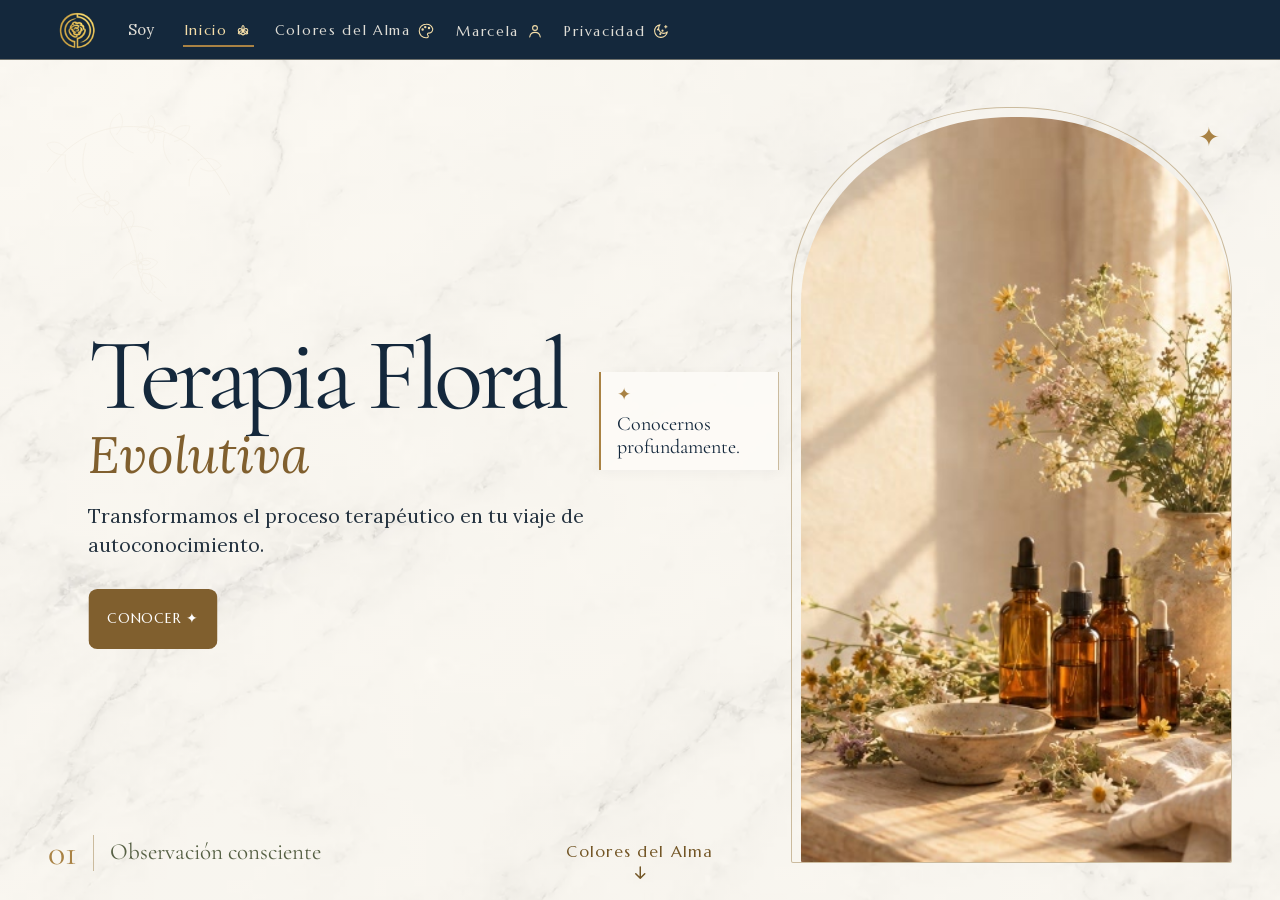
<file: index.html>
<!doctype html>
<html lang="es">
<head>
  <meta charset="utf-8">
  <meta name="viewport" content="width=device-width, initial-scale=1, viewport-fit=cover">
  <meta name="theme-color" content="#14283c">
  <meta name="description" content="Acompañamiento terapéutico y experiencias de autoconocimiento con Marcela. Terapia floral, tarot, constelaciones y TuconTu.">
  <title>SoyAutoconocimiento · Camino al Sol 2026</title>
  <link rel="canonical" href="https://www.soyautoconocimiento.cl/">
  <meta property="og:type" content="website">
  <meta property="og:title" content="SoyAutoconocimiento · Camino al Sol 2026">
  <meta property="og:description" content="Un camino de autoconocimiento acompañado por Marcela.">
  <meta property="og:url" content="https://www.soyautoconocimiento.cl/">
  <meta property="og:image" content="https://www.soyautoconocimiento.cl/assets/content.jpg">
  <meta name="twitter:card" content="summary_large_image">
  <link rel="icon" type="image/png" href="assets/favicon.png">
  <link rel="preload" href="assets/fonts/cormorant-garamond-latin.woff2" as="font" type="font/woff2" crossorigin>
  <link rel="preload" href="assets/fonts/lora-latin.woff2" as="font" type="font/woff2" crossorigin>
  <link rel="preload" href="assets/fonts/marcellus-latin.woff2" as="font" type="font/woff2" crossorigin>
  <link rel="preload" href="marble-white.webp" as="image" type="image/webp">
  <link rel="stylesheet" href="sitio.css">
  <script src="../data.js?v=20261117-bazar-1" defer></script>
  <script src="collision-geometry.js" defer></script>
  <script src="contact-links.js?v=20261104-tienda-1" defer></script>
  <script src="dialog-close.js?v=20260930-native-close" defer></script>
  <script src="viewport-experience.js?v=20261010-layered-core-1" defer></script>
  <script src="preview.js?v=20261117-inicio-en-dos-4" defer></script>
</head>
<body class="editorial-preview">
  <div class="site-shell">
    <a class="skip-link" href="#main">Ir al contenido</a>
    <header class="site-header">
      <a class="brand" href="#inicio" aria-label="SoyAutoconocimiento, inicio">
        <img src="assets/logo-display.png" alt="">
        <span class="brand-lines"><strong>SoyAutoconocimiento</strong></span>
      </a>
      <button class="soy-open" type="button" aria-label="Soy: quién es Marcela">Soy</button>
      <button class="blog-open" type="button" aria-label="Blog">Blog</button>
      <button class="menu-toggle" id="menu-toggle" type="button" aria-controls="main-nav" aria-expanded="false" aria-label="Abrir menú"><span class="menu-icon" aria-hidden="true"><span></span><span></span><span></span></span><span class="menu-label">Menú</span></button>
      <nav class="main-nav" id="main-nav" aria-label="Navegación principal">
        <a href="#inicio" data-link="inicio" aria-label="Inicio"><svg class="nav-symbol" aria-hidden="true" viewBox="0 0 24 24"><path d="M12 12c-1-3.3-4.8-4.4-6.1-1.8-1.1 2.1.7 4.2 6.1 7.1 5.4-2.9 7.2-5 6.1-7.1C16.8 7.6 13 8.7 12 12Z"/><path d="M12 12c-2.3-2.6-1.8-6.5 0-7.2 1.9.7 2.3 4.6 0 7.2Zm0 0c3.3-1 6.5 1.3 6.2 3.3-1.6 1.2-4.9-.1-6.2-3.3Zm0 0c-1 3.3-4.6 4.9-6.2 3.3-.3-2 2.9-4.3 6.2-3.3Z"/><circle cx="12" cy="12" r="1.1"/></svg><span>Inicio</span></a>
        <a href="#tucontu" data-link="tucontu" aria-label="Colores del Alma"><svg class="nav-symbol" aria-hidden="true" viewBox="0 0 24 24"><path d="M12 3a9 9 0 1 0 0 18h1.2a2 2 0 0 0 1.2-3.5 1.6 1.6 0 0 1 1.5-2.7A5.9 5.9 0 0 0 21 9.2 8.9 8.9 0 0 0 12 3Z"/><circle cx="7.5" cy="10" r=".9"/><circle cx="11" cy="6.8" r=".9"/><circle cx="16" cy="8" r=".9"/></svg><span>Colores del Alma</span></a>
        <button class="nav-modal-trigger" id="about-open" type="button" aria-label="Quién soy, Marcela" aria-haspopup="dialog" aria-controls="about-dialog"><svg class="nav-symbol" aria-hidden="true" viewBox="0 0 24 24"><circle cx="12" cy="8" r="3.2"/><path d="M5 20c.5-4.1 2.8-6.2 7-6.2s6.5 2.1 7 6.2"/></svg><span>Marcela</span></button>
        <button class="nav-modal-trigger" type="button" data-open-privacy aria-label="Privacidad y cookies" aria-haspopup="dialog" aria-controls="privacy-dialog"><svg class="nav-symbol" aria-hidden="true" viewBox="0 0 24 24"><path d="M20.4 13.2A8.5 8.5 0 1 1 10.8 3.6a6.3 6.3 0 0 0 9.6 9.6Z"/><path d="M18.4 4.7v3.1m-1.55-1.55h3.1"/><circle cx="8" cy="10" r=".7"/><circle cx="11" cy="16" r=".7"/><circle cx="14" cy="11.5" r=".7"/></svg><span>Privacidad</span></button>
      </nav>
    </header>

    <main class="stage" id="main" tabindex="0" aria-label="Recorrido SoyAutoconocimiento">
      <section class="view view-home" id="inicio" aria-labelledby="home-title">
        <div class="view-inner home-layout">
          <div class="home-copy">
            <div class="home-copy-main">
              <h1 id="home-title"><span class="t-terapia">Terapia</span> <span class="t-floral">Floral</span></h1>
              <p class="home-lead" id="home-lead"><em>Evolutiva</em></p>
              <p class="home-body">Transformamos el proceso terapéutico en tu viaje de autoconocimiento.</p>
              <div class="home-actions">
                <button class="button button-gold" id="hero-floral-link" type="button"><span class="hero-action-full">CONOCER <span aria-hidden="true">✦</span></span><span class="hero-action-mobile">CONOCER <span aria-hidden="true">✦</span></span></button>
                <a class="button button-outline" href="#tucontu">Ver todos los caminos</a>
              </div>
            </div>
          </div>
          <div class="home-note"><span>01</span><div>Observación consciente</div></div>
          <div class="home-visual">
            <div class="arch-frame"><picture><source media="(max-width: 47.5rem)" srcset="assets/hero-terapia-floral-mobile.jpg"><img src="assets/hero-terapia-floral-display.jpg" fetchpriority="high" alt="Flores frescas y esencias de Terapia Floral Evolutiva junto a una ventana cálida"></picture></div>
            <div class="visual-quote">Conocernos profundamente.</div>
            <span class="visual-mark" aria-hidden="true">✦</span>
          </div>
        </div>
        <a class="home-more-mobile" href="#tucontu">Colores del Alma <svg aria-hidden="true" viewBox="0 0 24 24" focusable="false"><path d="M12 4v15m-6-6 6 6 6-6"/></svg></a>
      </section>

      <section class="view view-services" id="acompanamientos" aria-labelledby="services-title" hidden>
        <button class="prototype-return" id="prototype-return" type="button" hidden aria-label="Volver">← <span>Volver</span></button>
        <div class="view-inner services-layout">
          <article class="prototype-floral-card" id="prototype-floral-card" aria-labelledby="prototype-floral-title" hidden>
            <span class="eyebrow">El camino</span>
            <h2 id="prototype-floral-title">Terapia Floral <em>Evolutiva</em></h2>
            <p>Transformamos el proceso terapéutico en tu viaje de autoconocimiento.</p>
            <div class="prototype-floral-actions">
              <button class="button button-gold" id="prototype-more-services" type="button">Conocer El Bazar <span aria-hidden="true">↓</span></button>
              <button class="button button-outline" id="prototype-go-tucontu" type="button">Colores del Alma <span aria-hidden="true">↗</span></button>
            </div>
          </article>
          <div class="section-heading">
            <div class="section-heading-row">
              <h2 id="services-title">El Bazar</h2>
            </div>
          </div>
          <p class="bazar-rotulo">Sesiones</p>
          <div class="service-grid" id="service-grid" aria-label="Sesiones" tabindex="0" aria-live="polite"></div>
          <p class="bazar-rotulo bazar-derecha">Cursos</p>
          <div class="service-grid" id="course-grid" aria-label="Cursos" tabindex="0" aria-live="polite"></div>
          <div class="service-rail-position" id="service-rail-position" aria-label="Posición en la lista">
            <span id="service-rail-count" aria-live="polite">01 / 01</span>
            <span class="service-rail-track" aria-hidden="true"><span id="service-rail-progress"></span></span>
          </div>
        </div>
        <a class="services-more-mobile" href="#tucontu">Colores del Alma <svg aria-hidden="true" viewBox="0 0 24 24" focusable="false"><path d="M12 4v15m-6-6 6 6 6-6"/></svg></a>
      </section>

      <!-- data-builder: "oculto" esconde el creador "Personaliza el tuyo"; "visible" lo vuelve a mostrar (ver ../docs/DESIGN.md) -->
      <section class="view view-tucontu has-coming-curtain" id="tucontu" aria-labelledby="tucontu-title" data-active-mode="pieza" data-builder="oculto">
        <div class="cda"></div><!-- la tienda entera: colores.js -->
      </section>
    </main>

    <article class="lectura" aria-label="Lecturas" hidden></article>
    <footer class="journey-footer" aria-label="Avanzar por el sitio">
      <div class="journey-position"><span id="journey-number">01 / 03</span><span class="position-rule" aria-hidden="true"></span><span id="journey-name">El camino</span><details class="layout-audit" id="layout-audit" hidden><summary class="layout-collision-status" id="layout-collision-status" role="status" aria-live="polite" aria-atomic="true">Checking layout…</summary><ul class="layout-collision-details" id="layout-collision-details"></ul></details></div>
      <div class="journey-controls"><button id="page-prev" type="button" aria-label="Sección anterior">←</button><button id="page-next" type="button" aria-label="Sección siguiente">→</button></div>
      <span class="footer-motto">Un camino más consciente es posible</span>
    </footer>
  </div>

  <dialog class="about-dialog" id="about-dialog" aria-labelledby="about-title" aria-describedby="about-quote">
    <button type="button" class="dialog-close about-close" id="about-close" aria-label="Cerrar Quién soy">×</button>
    <div class="about-layout">
      <div class="about-visual">
        <div class="portrait-frame"><img src="assets/about_me.jpg" loading="eager" decoding="async" alt="Retrato"></div>
      </div>
      <div class="about-copy">
        <span class="eyebrow">Quién soy</span>
        <h2 id="about-title">Un poco sobre mí</h2>
        <p id="about-copy-one">Hace varios años que me dedico a acompañar procesos de autoconocimiento en espacios terapéuticos.</p>
        <p id="about-copy-two">En lo profesional, estuve por casi 30 años ligada al mundo corporativo. Llegó un momento en el que puse atención “hacia dentro”, hacia mí, y me atreví a realizar cambios. Asumí nuevos desafíos, tomé riesgos y seguí aquello que me daba sentido. Gracias a ello, hoy me dedico a tiempo completo a lo que amo y me hace profundamente feliz.</p>
        <blockquote id="about-quote">Te invito a emprender el viaje de regreso a tu hogar interno. Te ofrezco mi compañía porque conozco la ruta.</blockquote>
        <p class="about-signoff">Cariños</p>
        <span class="signature">Marcela</span>
        <div class="about-mobile-reader" id="about-mobile-reader" hidden>
          <div class="about-mobile-step" id="about-mobile-step" aria-live="polite"></div>
          <div class="about-reading-controls">
            <button type="button" id="about-reading-prev" aria-label="Anterior"><svg aria-hidden="true" viewBox="0 0 24 24" width="20" height="20" fill="none" stroke="currentColor" stroke-width="2" stroke-linecap="round" stroke-linejoin="round"><polyline points="15 18 9 12 15 6"></polyline></svg></button>
            <span class="about-reading-position"><output id="about-reading-position" aria-live="polite">01 / 02</output><span class="about-reading-track" aria-hidden="true"><span id="about-reading-marker"></span></span></span>
            <button type="button" id="about-reading-next" aria-label="Siguiente"><svg aria-hidden="true" viewBox="0 0 24 24" width="20" height="20" fill="none" stroke="currentColor" stroke-width="2" stroke-linecap="round" stroke-linejoin="round"><polyline points="9 18 15 12 9 6"></polyline></svg></button>
          </div>
        </div>
        <a class="text-link about-path-link" href="#tucontu">Conocer los acompañamientos <span aria-hidden="true">↗</span></a>
      </div>
    </div>
  </dialog>

  <dialog class="service-dialog" id="service-dialog" aria-labelledby="dialog-title">
    <button type="button" class="dialog-close" id="dialog-close" aria-label="Cerrar detalles">×</button>
    <div class="dialog-image"><img id="dialog-image" alt=""></div>
    <div class="dialog-copy"><h2 id="dialog-title"></h2><div id="dialog-description"></div><div class="dialog-meta"><span id="dialog-format"></span><span id="dialog-detail"></span></div><div class="dialog-colores" id="dialog-colores" hidden></div><div class="dialog-actions"><a class="button button-gold" id="dialog-calendar" target="_blank" rel="noopener noreferrer" hidden>Agendar <svg aria-hidden="true" viewBox="0 0 24 24" focusable="false"><path d="M7 2v4m10-4v4M4 9h16M5 4h14a1 1 0 0 1 1 1v14H4V5a1 1 0 0 1 1-1Z"/></svg></a><a class="button button-whatsapp" id="dialog-whatsapp" target="_blank" rel="noopener noreferrer" hidden>Conversar <svg aria-hidden="true" viewBox="0 0 24 24" focusable="false"><path d="M20.5 11.7a8.5 8.5 0 0 1-12.6 7.4L3 20l.9-4.7a8.5 8.5 0 1 1 16.6-3.6Z"/><path d="M8.2 7.9c.2-.5.5-.5.8-.5h.5c.2 0 .4.1.5.4l.8 1.9c.1.2.1.4-.1.6l-.6.7c-.2.2-.2.4-.1.6.5.9 1.2 1.6 2.1 2.1.2.1.4.1.6-.1l.7-.8c.2-.2.4-.3.6-.2l1.8.9c.2.1.3.3.3.5 0 .4-.2 1.2-.7 1.6-.5.5-1.3.7-2 .5-1.1-.3-2.4-.9-3.7-2.1-1.1-1-1.9-2.3-2.1-3.3-.2-.9.1-1.9.6-2.8Z"/></svg></a></div></div>
  </dialog>

  <script src="privacy-consent.js?v=20261104-colores-1" defer></script>
  <script src="qr-count.js" defer></script>
  <script src="colores.js" defer></script>
  <script src="blog.js" defer></script>
</body>
</html>
</file>
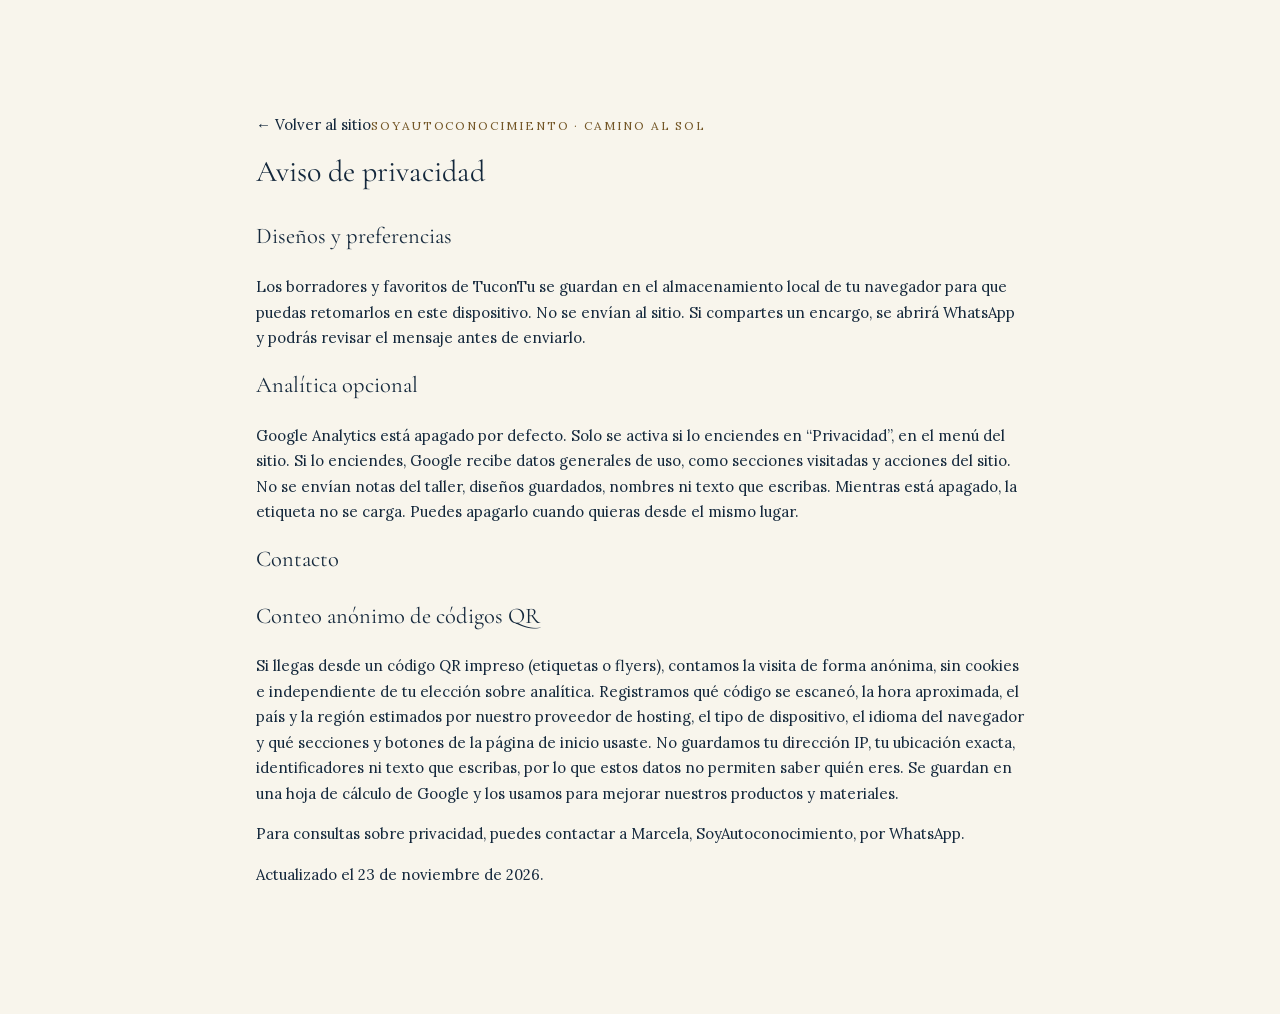
<file: privacidad.html>
<!doctype html><html lang="es"><head><meta charset="utf-8"><meta name="viewport" content="width=device-width, initial-scale=1"><title>Privacidad · SoyAutoconocimiento</title><link rel="icon" href="assets/favicon.png"><link rel="stylesheet" href="sitio.css"></head><body class="editorial-preview"><main style="max-width:52rem;margin:5rem auto;padding:2rem;background:#f8f5ec;color:#14283c;line-height:1.7"><a href="index.html">← Volver al sitio</a><p class="eyebrow">SoyAutoconocimiento · Camino al SOL</p><h1>Aviso de privacidad</h1><h2>Diseños y preferencias</h2><p>Los borradores y favoritos de TuconTu se guardan en el almacenamiento local de tu navegador para que puedas retomarlos en este dispositivo. No se envían al sitio. Si compartes un encargo, se abrirá WhatsApp y podrás revisar el mensaje antes de enviarlo.</p><h2>Analítica opcional</h2><p>Google Analytics está apagado por defecto. Solo se activa si lo enciendes en “Privacidad”, en el menú del sitio. Si lo enciendes, Google recibe datos generales de uso, como secciones visitadas y acciones del sitio. No se envían notas del taller, diseños guardados, nombres ni texto que escribas. Mientras está apagado, la etiqueta no se carga. Puedes apagarlo cuando quieras desde el mismo lugar.</p><h2>Contacto</h2>
    <h2>Conteo anónimo de códigos QR</h2><p>Si llegas desde un código QR impreso (etiquetas o flyers), contamos la visita de forma anónima, sin cookies e independiente de tu elección sobre analítica. Registramos qué código se escaneó, la hora aproximada, el país y la región estimados por nuestro proveedor de hosting, el tipo de dispositivo, el idioma del navegador y qué secciones y botones de la página de inicio usaste. No guardamos tu dirección IP, tu ubicación exacta, identificadores ni texto que escribas, por lo que estos datos no permiten saber quién eres. Se guardan en una hoja de cálculo de Google y los usamos para mejorar nuestros productos y materiales.</p>
<p>Para consultas sobre privacidad, puedes contactar a Marcela, SoyAutoconocimiento, por <a href="https://wa.me/56962391328?text=Hola%2C%20tengo%20una%20consulta%20sobre%20privacidad" target="_blank" rel="noopener noreferrer">WhatsApp</a>.</p><p>Actualizado el 23 de noviembre de 2026.
</p></main><script src="privacy-consent.js?v=20261009-event-coverage-3" defer></script></body></html>
</file>
<file: sitio.css>
/* ══ preview.css ══ */
@font-face {
  font-family: Cormorant;
  src: url('assets/fonts/cormorant-garamond-latin.woff2') format('woff2');
  font-style: normal;
  font-weight: 300 600;
  font-display: block;
}
@font-face {
  font-family: Inter;
  src: url('assets/fonts/inter-latin.woff2') format('woff2');
  font-style: normal;
  font-weight: 300 600;
  font-display: swap;
}
:root {
  --navy: #14283c;
  --navy-light: #233d55;
  --ink: #24323f;
  --muted: #53616b;
  --paper: #fdfbf7;
  --gold: #a98244;
  --gold-action: #805f2e;
  --gold-action-hover: #765625;
  --whatsapp-green: #075e54;
  --whatsapp-green-hover: #064d45;
  --linen: #f8f5ec;
  --olive: #566044;
  --aged-gold: #8d6c36;
  --card-edge: #d7ccb4;
  --line: #d7ccb4;
  --surface-white: #fff;
  --surface-card: #fffdf8;
  --surface-cream: #fbf7ec;
  --surface-warm: #f4efe4;
  --surface-warm-edge: #e8ddc8;
  --gold-text: #735626;
  --gold-line: #cbbb9e;
  --header-text: #e0ded7;
  --header-muted: #e2d5be;
  --header-highlight: #f6dfa9;
  --focus-color: #805f2e;
  --paper-veil: rgba(253,251,247,.94);
  --paper-veil-soft: rgba(253,251,247,.86);
  --paper-veil-mid: rgba(253,251,247,.8);
  --paper-veil-strong: rgba(253,251,247,.98);
  --surface-wash: rgba(253,251,247,.55);
  --surface-wash-hover: rgba(253,251,247,.9);
  --gold-rule-soft: rgba(203,187,158,.5);
  --gold-rule-subtle: rgba(203,187,158,.24);
  --warm-shadow-soft: rgba(63,55,39,.09);
  --warm-shadow: rgba(63,55,39,.12);
  --warm-shadow-hover: rgba(63,55,39,.14);
  --deep-shadow: rgba(20,40,60,.2);
  --modal-shadow: rgba(20,40,60,.3);
  --navy-veil: rgba(20,40,60,.7);
  --header-height: 4.6875rem;
}
* { box-sizing: border-box; }
html { scroll-behavior: smooth; }
body { margin: 0; background: var(--linen); color: var(--ink); font: 400 0.9375rem/1.55 'Lora', Georgia, serif; -webkit-font-smoothing: antialiased; }
body, button, a { -webkit-tap-highlight-color: transparent; }
button { font: inherit; cursor: pointer; }
a { color: inherit; text-decoration: none; }
img { display: block; max-width: 100%; }
[hidden] { display: none !important; }
:focus-visible { outline: 0.1875rem solid var(--focus-color); outline-offset: 0.1875rem; }
.site-shell { height: 100dvh; min-height: 100dvh; display: grid; grid-template-rows: var(--header-height) minmax(0,1fr); }
.skip-link { position: fixed; top: -6.25rem; left: 0.9375rem; z-index: 70; padding: 0.625rem 0.9375rem; background: var(--surface-white); color: var(--navy); }
.skip-link:focus { top: 0.625rem; }

/* The dark threshold; the rest of the journey sits on pale marble. */
.site-header { position: relative; z-index: 30; height: var(--header-height); display: flex; align-items: center; justify-content: space-between; gap: 1.25rem; padding: 0 clamp(1.4375rem,4.3vw,4.5rem); background: var(--navy); border-bottom: 0.0625rem solid var(--gold-rule-soft); color: var(--surface-cream); }
.brand { display: flex; align-items: center; gap: 0.625rem; flex: 0 1 auto; min-width: 0; }
.brand img { width: 3.0625rem; height: 3.0625rem; object-fit: contain; flex: 0 0 auto; }
.brand-lines { display: grid; gap: 0.0625rem; min-width: 0; }
.brand strong { font: 400 1.75rem/1 'Cormorant Garamond', Cormorant, Georgia, serif; letter-spacing: -.035em; white-space: nowrap; }
.brand small { justify-self: stretch; text-align: right; font: 400 0.5625rem/1.2 'Marcellus', Georgia, serif; color: var(--header-muted); letter-spacing: .16em; text-transform: uppercase; white-space: nowrap; }
.main-nav { display: flex; align-items: center; gap: clamp(1rem,2.6vw,2.6875rem); }
.main-nav a { position: relative; padding: 1.625rem 0 1.5rem; color: var(--header-text); font-family: 'Marcellus', Georgia, serif; font-size: 0.82rem; font-weight: 400; letter-spacing: .14em; text-transform: uppercase; white-space: nowrap; }
.main-nav a::after { position: absolute; right: 0; bottom: 1.125rem; left: 0; height: 0.125rem; background: var(--gold); content: ''; transform: scaleX(0); transform-origin: left; transition: transform .22s ease; }
.nav-modal-trigger { position: relative; padding: 1.625rem 0 1.5rem; border: 0; background: transparent; color: var(--header-text); font: 400 0.82rem 'Marcellus',Georgia,serif; letter-spacing: .14em; text-transform: uppercase; white-space: nowrap; }
.nav-modal-trigger::after { position: absolute; right: 0; bottom: 1.125rem; left: 0; height: 0.125rem; background: var(--gold); content: ''; transform: scaleX(0); transform-origin: left; transition: transform .22s ease; }
.main-nav a:hover, .main-nav a.is-active, .nav-modal-trigger:hover { color: var(--header-highlight); }
.main-nav a:hover::after, .main-nav a.is-active::after, .nav-modal-trigger:hover::after { transform: scaleX(1); }
.menu-toggle { display: none; }

.stage { position: relative; z-index: 1; min-height: 0; overflow-x: hidden; overflow-y: auto; overscroll-behavior-y: contain; scroll-snap-type: y mandatory; scroll-behavior: smooth; scrollbar-width: thin; scrollbar-color: var(--line) transparent; background: var(--surface-white); }
.stage::before { display: none; }
.view { position: relative; isolation: isolate; min-height: 100%; scroll-snap-align: start; scroll-snap-stop: always; }
.view-inner { position: relative; z-index: 1; width: min(81.25rem, calc(100% - 5.625rem)); min-height: 100%; margin: 0 auto; }
.eyebrow { display: inline-flex; align-items: center; gap: 0.75rem; color: var(--gold-text); font: 400 0.82rem/1.35 'Marcellus', Georgia, serif; letter-spacing: .18em; text-transform: uppercase; }
h1,h2,h3,p,blockquote { margin-top: 0; }
h1,h2,h3,blockquote { font-family: Cormorant, Georgia, serif; font-weight: 400; }
em { font-weight: 400; }
.button { display: inline-flex; align-items: center; justify-content: center; gap: 0.75rem; min-height: 2.8125rem; padding: 0.75rem 1.1875rem; border: 0.0625rem solid transparent; border-radius: .55rem; font-size: 0.6875rem; font-weight: 600; letter-spacing: .07em; transition: transform .2s ease,background .2s ease,border-color .2s ease; }
.button:hover { transform: translateY(-0.125rem); }
.button-gold { background: var(--gold-action); color: var(--surface-white); }
.button-gold:hover { background: var(--gold-action-hover); }
.button-whatsapp { background: var(--whatsapp-green); color: var(--surface-white); }
.button-whatsapp:hover { background: var(--whatsapp-green-hover); }
.button-outline { border-color: var(--gold-line); background: var(--surface-wash); color: var(--navy); }
.button-outline:hover { border-color: var(--gold); background: var(--surface-wash-hover); }
.text-link { display: inline-block; padding-bottom: 0.25rem; border-bottom: 0.0625rem solid var(--gold); color: var(--navy); font-size: 0.75rem; font-weight: 600; letter-spacing: .05em; }
.text-link span { margin-left: 0.5rem; }

/* 01: A quiet entry with the existing floral image framed as an arch. */
.home-layout { display: grid; grid-template-columns: 47% 53%; gap: 0.625rem; align-items: center; }

.home-copy { position: relative; z-index: 2; padding: 2.25rem 0 2.4375rem 5%; }
.home-copy h1 { margin: 1.75rem 0 1.125rem; color: var(--navy); font-size: clamp(5rem,9.2vw,9.25rem); line-height: .79; letter-spacing: -.072em; }
.home-copy h1 em { display: inline-block; padding-left: .26em; color: var(--gold-text); }
.home-lead { margin: 0 0 0.9375rem; color: var(--ink); font: 400 clamp(1.4375rem,2.25vw,2.1875rem)/1.15 Cormorant, Georgia, serif; }
.home-lead em { font-style: italic; }
.home-body { max-width: 25rem; margin-bottom: 1.6875rem; color: var(--muted); font-size: 0.875rem; line-height: 1.75; }
.home-actions { display: flex; flex-wrap: wrap; gap: 0.6875rem; }
.home-note { display: flex; gap: 1rem; align-items: center; margin-top: 2.9375rem; color: var(--olive); font: italic 1.0625rem/1.2 Cormorant, Georgia, serif; }
.home-note > span { padding-right: 1rem; border-right: 0.0625rem solid var(--gold-line); color: var(--gold); font: 400 2.125rem/1 Cormorant, Georgia, serif; }
.home-visual { position: relative; display: flex; align-items: center; justify-content: center; height: 100%; min-height: 35rem; padding: 1.25rem 5% 0.9375rem 2%; }
.arch-frame { position: relative; width: min(92%,34.375rem); height: min(70vh,38.125rem); min-height: 30.625rem; padding: 0.8125rem 0 0 0.875rem; border: 0.0625rem solid var(--gold-line); border-radius: 49% 49% 0.1875rem 0.1875rem / 36% 36% 0.1875rem 0.1875rem; }
.arch-frame img { width: 100%; height: 100%; object-fit: cover; object-position: 62% center; border-radius: 49% 49% 0.125rem 0.125rem / 36% 36% 0.125rem 0.125rem; }
.visual-quote { position: absolute; right: 3%; bottom: 11%; max-width: 12.5rem; padding: 1.1875rem 1.4375rem; background: var(--paper-veil); color: var(--navy); box-shadow: 0 0.9375rem 2.5rem var(--warm-shadow); font: italic 1.5rem/1.12 Cormorant, Georgia, serif; }
.visual-quote::before { display: block; margin-bottom: 0.3125rem; color: var(--gold); font: 1.0625rem Georgia,serif; content: '✦'; }
.visual-mark { position: absolute; top: 15%; right: 4%; color: var(--gold); font-size: 1.625rem; }

/* 02: Real offers, still drawn from the existing data file. */
.services-layout { position: relative; padding-top: clamp(2rem,5vh,4.0625rem); padding-bottom: 1.6875rem; }
.view-services {
  background-color: var(--linen);
  background-image: linear-gradient(118deg,rgba(255,255,255,.86),rgba(246,243,234,.82)),url("marble-white.webp");
  background-size: cover;
  background-position: center;
}
.section-heading { display: flex; align-items: end; justify-content: space-between; gap: 1.25rem; margin-bottom: 0.875rem; }
.section-heading h2 { margin: 0.5625rem 0 0; color: var(--navy); font-size: clamp(3.1875rem,5.6vw,4.875rem); line-height: .83; letter-spacing: -.055em; }
.section-heading h2 em { color: var(--gold-text); }
.category-tabs { display: flex; gap: 0.375rem; margin: 1.5625rem 0 0.9375rem; }
.category-tab { min-width: 6.75rem; padding: 0.5rem 1rem; border: 0.0625rem solid var(--card-edge); border-radius: .55rem; background: var(--paper-veil-soft); color: var(--olive); font-size: 0.75rem; letter-spacing: .05em; }
.category-tab.is-active { border-color: var(--aged-gold); background: var(--aged-gold); color: var(--surface-white); }
.category-tab:hover:not(.is-active) { border-color: var(--aged-gold); background: var(--paper-veil-soft); color: var(--gold-text); }
.category-tab:focus-visible { outline: 0.125rem solid var(--navy); outline-offset: 0.125rem; }
.service-grid { display: grid; grid-template-columns: repeat(4,minmax(0,1fr)); gap: 0.875rem; }
.service-grid.is-courses { grid-template-columns: repeat(2,minmax(14.375rem,1fr)); max-width: none; }
.service-card { display: flex; min-width: 0; flex-direction: column; overflow: hidden; padding: 0; border: 0.0625rem solid var(--card-edge); background: linear-gradient(148deg,var(--surface-card),var(--linen)); color: var(--ink); text-align: left; scroll-snap-align: start; scroll-snap-stop: always; box-shadow: 0 0.5625rem 1.375rem var(--warm-shadow-soft); transition: transform .22s ease,box-shadow .22s ease; }
.service-card:hover { transform: translateY(-0.3125rem); box-shadow: 0 1.125rem 1.8125rem var(--warm-shadow-hover); }
.service-card-image { position: relative; display: block; height: clamp(13rem,30svh,21rem); overflow: hidden; }
.service-card-image img { width: 100%; height: 100%; object-fit: cover; transition: transform .4s ease; }
.service-card:hover img { transform: scale(1.04); }
.service-card-image::after { position: absolute; inset: 60% 0 0; content: ''; background: linear-gradient(transparent,rgba(20,40,60,.09)); }
.service-card-body { display: flex; flex: 1; flex-direction: column; padding: 0.875rem 1rem 0.875rem; }
.service-card-name { display: block; min-height: 3.75rem; color: var(--navy); font: 500 clamp(1.75rem,2.35vw,2.25rem)/.98 Cormorant,Georgia,serif; letter-spacing: -.03em; }
.service-rail-position { display: none; }
.image-label { position: absolute; bottom: 2%; left: 5%; padding: 0.6875rem 1.0625rem; background: var(--navy); color: var(--surface-cream); font-size: 0.625rem; letter-spacing: .16em; text-transform: uppercase; }
.ritual { display: flex; align-items: center; flex-wrap: wrap; gap: 0.4375rem; color: var(--gold-text); font: italic 1.25rem Cormorant,Georgia,serif; }
.ritual b { color: var(--gold); font: normal 0.75rem Georgia,serif; }
.page-count { margin-bottom: 1rem; color: var(--gold-text) !important; font-size: 0.625rem !important; font-weight: 600; letter-spacing: .18em; }
.story-page { min-height: 8.3125rem; max-width: 31.875rem; color: var(--ink); font: italic clamp(1.5rem,2.6vw,2.25rem)/1.13 Cormorant,Georgia,serif; }
.gallery-intro,.video-intro { margin-bottom: 0.75rem; }
.gallery-grid { display: grid; grid-template-columns: repeat(7,minmax(0,1fr)); gap: 0.3125rem; max-height: 13.75rem; overflow-y: auto; padding: 0.1875rem; scrollbar-width: thin; }
.gallery-grid button { padding: 0; border: 0.125rem solid transparent; background: var(--surface-warm); }
.gallery-grid button:hover{ border-color: var(--gold); }
.gallery-grid img { width: 100%; aspect-ratio: 1; object-fit: cover; }

/* Position and transport remain visible across the three snapped sections. */
.journey-footer { position: relative; z-index: 25; display: grid; grid-template-columns: 1fr auto 1fr; align-items: center; gap: 0.75rem; min-height: var(--footer-height); padding: 0 clamp(1.4375rem,4.3vw,4.5rem); border-top: 0.0625rem solid var(--gold-line); background: var(--linen); }
.journey-position { display: flex; align-items: center; gap: 0.8125rem; color: var(--navy); font-size: 0.625rem; font-weight: 600; letter-spacing: .11em; text-transform: uppercase; white-space: nowrap; }
.journey-position > span:first-child { color: var(--gold-text); }
.position-rule { width: 1.75rem; height: 0.0625rem; background: var(--gold-line); }
.journey-controls { display: flex; gap: 0.375rem; }
.journey-controls button { width: 2.25rem; height: 2rem; border: 0.0625rem solid var(--gold-line); border-radius: .55rem; background: transparent; color: var(--navy); font-size: 1.125rem; line-height: 1; }
.journey-controls button:hover:not(:disabled) { background: var(--navy); color: var(--surface-white); }
.journey-controls button:disabled { opacity: .35; cursor: default; }
.footer-motto { justify-self: end; color: var(--muted); font: italic 1.0625rem Cormorant,Georgia,serif; }

/* Shared service and course detail composition. */
.service-dialog { box-sizing: border-box; width: min(68rem,calc(100vw - 2rem)); max-width: none; max-height: calc(100dvh - 2rem); margin: auto; padding: 0; overflow: hidden; border: 0.0625rem solid var(--gold-line); background: var(--paper); color: var(--ink); box-shadow: 0 1.875rem 4.6875rem var(--modal-shadow); }
.service-dialog::backdrop, .about-dialog::backdrop { background: transparent; backdrop-filter: blur(0); transition: display 180ms ease allow-discrete, overlay 180ms ease allow-discrete, background-color 180ms ease, backdrop-filter 180ms ease; }
.service-dialog[open] { display: grid; grid-template-columns: minmax(0,0.9fr) minmax(0,1.1fr); grid-template-rows: auto; }
.service-dialog, .about-dialog { opacity: 0; transform: translateY(0.75rem) scale(.99); transition: opacity 180ms ease, transform 180ms ease, display 180ms ease allow-discrete, overlay 180ms ease allow-discrete; }
.service-dialog[open], .about-dialog[open] { opacity: 1; transform: translateY(0) scale(1); }

.service-dialog[open]::backdrop, .about-dialog[open]::backdrop { background: var(--navy-veil); backdrop-filter: blur(0.3125rem); }
@starting-style {
  .service-dialog[open], .about-dialog[open] { opacity: 0; transform: translateY(0.75rem) scale(.99); }
  .service-dialog[open]::backdrop, .about-dialog[open]::backdrop { background: transparent; backdrop-filter: blur(0); }
}
.dialog-close { position: absolute; top: 0.75rem; right: 0.75rem; z-index: 2; display: grid; place-items: center; width: 2.75rem; height: 2.75rem; border: 0.0625rem solid var(--gold-line); border-radius: .55rem; background: var(--paper); color: var(--navy); font-size: 1.75rem; line-height: 1; }
.dialog-image { min-width: 0; min-height: clamp(17rem,40dvh,25rem); overflow: hidden; background: var(--surface-warm); }
.dialog-image img { width: 100%; height: 100%; object-fit: cover; object-position: center; }
.dialog-copy { display: flex; flex-direction: column; gap: 0.75rem; min-width: 0; min-height: 0; max-height: calc(100dvh - 2rem); padding: clamp(1.25rem,3vw,2.5rem); padding-top: clamp(4rem,8vh,5.25rem); overflow-y: auto; overscroll-behavior: contain; }
.dialog-copy h2 { margin: 0; color: var(--navy); font: 400 clamp(2.5rem,4.4vw,4.5rem)/0.98 Cormorant,Georgia,serif; letter-spacing: -.035em; }
.dialog-description { display: grid; gap: 0.875rem; }
.dialog-copy p { margin: 0; color: var(--muted); text-align: center; font: 400 clamp(1.125rem,1.5vw,1.25rem)/1.45 Cormorant,Georgia,serif; }
.dialog-quote { margin: 0; padding: 0; border: 0; color: var(--gold-text); text-align: center; font: italic 400 clamp(1.25rem,2vw,1.75rem)/1.2 Cormorant,Georgia,serif; }
.dialog-meta { display: flex; flex-wrap: wrap; gap: 0.5rem; margin: 0; }
.dialog-meta span { padding: 0.4375rem 0.625rem; border: 0.0625rem solid var(--gold-line); color: var(--gold-text); font-size: 0.75rem; line-height: 1.35; letter-spacing: .025em; }
.dialog-actions { display: grid; grid-template-columns: repeat(2,minmax(0,1fr)); gap: 0.75rem; align-items: stretch; }
.dialog-actions .button { display: inline-flex; width: 100%; min-width: 0; min-height: 3rem; padding: 0.625rem 0.75rem; gap: 0.5rem; font-size: 0.875rem; letter-spacing: .03em; }
.dialog-actions svg { flex: 0 0 1.25rem; width: 1.25rem; height: 1.25rem; fill: none; stroke: currentColor; stroke-width: 1.8; stroke-linecap: round; stroke-linejoin: round; }
.dialog-actions [hidden] { display: none; }
/* TuconTu: elegir sus colores en el modal; los puntos no crecen ni rompen el modal */
.dialog-colores[hidden] { display: none; }
.dialog-colores { display: grid; gap: 0.5rem; }
.dialog-copy .dc-pide { display: flex; justify-content: space-between; align-items: baseline; color: var(--navy); text-align: left; font: 500 1.25rem/1.2 Cormorant,Georgia,serif; }
.dc-pide b { color: var(--gold-text); font: 500 0.8125rem Lora,Georgia,serif; letter-spacing: .04em; }
/* una sola fila: los elegidos quietos al principio; el resto se desliza a su lado, sin pasar por debajo */
.dc-fila { display: flex; align-items: center; min-width: 0; }
.dc-elegidos { display: flex; flex: none; gap: 0.5rem; padding: 0.375rem 0.625rem 0.375rem 0.25rem; margin-right: 0.375rem; border-right: 0.0625rem solid var(--gold-line); }
.dc-puntos { display: flex; flex: 1; min-width: 0; gap: 0.5rem; padding: 0.375rem 0.25rem; overflow-x: auto; overscroll-behavior-x: contain; scroll-snap-type: x proximity; scrollbar-width: none;
  -webkit-mask-image: linear-gradient(90deg, #000 calc(100% - 1.5rem), transparent); mask-image: linear-gradient(90deg, #000 calc(100% - 1.5rem), transparent); }
.dc-puntos::-webkit-scrollbar { display: none; }
/* un ovillo de algodón: luz arriba, sombra abajo, hebras cruzadas sobre su color */
.dc-punto { flex: none; width: 2.5rem; height: 2.5rem; padding: 0; border: 0; border-radius: 50%; scroll-snap-align: start; cursor: pointer;
  background:
    radial-gradient(circle at 32% 28%, rgba(255,255,255,.45), rgba(255,255,255,0) 42%),
    radial-gradient(circle at 70% 78%, rgba(0,0,0,.28), rgba(0,0,0,0) 62%),
    repeating-linear-gradient(28deg, rgba(255,255,255,.16) 0 1px, rgba(255,255,255,0) 1px 3.5px),
    repeating-linear-gradient(-62deg, rgba(0,0,0,.13) 0 1px, rgba(0,0,0,0) 1px 4px),
    var(--c);
  box-shadow: inset 0 0 0 1px rgba(20,40,60,.18), 0 1px 3px rgba(20,40,60,.18);
  color: #fff; text-shadow: 0 1px 2px rgba(0,0,0,.45); font: 600 0.875rem/1 Lora,Georgia,serif; }
.dc-punto.dc-claro { color: var(--navy); text-shadow: 0 1px 2px rgba(255,255,255,.7); }
.dc-punto[aria-pressed="true"] { box-shadow: inset 0 0 0 1px rgba(20,40,60,.18), 0 0 0 2px var(--paper), 0 0 0 4px var(--gold); }
.dc-punto[aria-disabled="true"] { opacity: .3; cursor: default; }
.dc-punto:focus-visible { outline: 2px solid var(--navy); outline-offset: 3px; }
.dialog-copy .dc-nombres { min-height: 1.3em; margin: 0; color: var(--navy); text-align: left; font: 0.8125rem/1.3 Lora,Georgia,serif; }
/* el modal de un TuconTu: sus fotos arriba, deslizables; abajo, quién es, sus colores y el pedido.
   El largo y la línea ya están en la tarjeta que lo abre: aquí no se repiten. */
.service-dialog.es-tucontu .dialog-image { display: flex !important; flex: 0 0 auto !important; flex-direction: column; min-height: 0 !important; padding: 0 !important; background: #f3ede3 !important; }
.service-dialog.es-tucontu #dialog-image, .service-dialog.es-tucontu .dialog-meta { display: none !important; }
/* las fotos de una línea: un marco cuadrado, una foto por vista, se desliza; los puntos debajo.
   Cuadrado: cabe entero en el teléfono y en el computador. Entre márgenes: la × nunca queda sobre una foto. */
.dc-fotos { display: flex; width: min(100% - 6.5rem, 42dvh); aspect-ratio: 1 / 1; margin: 0.75rem auto 0; border-radius: 0.75rem; background: #efe7dc; overflow-x: auto; overscroll-behavior-x: contain; scroll-snap-type: x mandatory; scrollbar-width: none; }
.dc-fotos::-webkit-scrollbar { display: none; }
.dc-foto { position: relative; flex: 0 0 100%; overflow: hidden; scroll-snap-align: start; }
.dc-foto::before { content: ""; position: absolute; inset: -12%; background: var(--f) center / cover; filter: blur(14px) saturate(.9); opacity: .85; }
.dc-foto img { position: relative; display: block; width: 100%; height: 100%; object-fit: contain; }
.dc-fotos-puntos { display: flex; justify-content: center; }
.dc-fotos-puntos button { position: relative; width: 1.5rem; height: 1.75rem; padding: 0; border: 0; background: none; cursor: pointer; }
.dc-fotos-puntos button::before { content: ""; position: absolute; left: 50%; top: 50%; width: 7px; height: 7px; margin: -3.5px 0 0 -3.5px; border-radius: 50%; background: #14283c40; }
.dc-fotos-puntos button[aria-current="true"]::before { background: var(--gold); }
.dc-fotos img { cursor: zoom-in; }
/* la foto de cerca: pantalla completa; la × en su franja, arriba; tocada otra vez, al doble */
.dc-zoom { width: 100%; max-width: none; height: 100%; max-height: none; margin: 0; padding: 0; border: 0; background: #faf7f1; }
.dc-zoom[open] { display: flex; flex-direction: column; }
.dc-zoom-barra { flex: none; display: flex; justify-content: flex-end; align-items: center; height: 3.5rem; padding: 0 0.5rem; }
.dc-zoom-barra button { width: 2.75rem; height: 2.75rem; border: 0; background: none; color: var(--navy); font: 400 22px/1 Georgia,serif; cursor: pointer; }
.dc-zoom-foto { flex: 1; min-height: 0; display: flex; align-items: center; justify-content: center; overflow: hidden; padding: 0 0 1rem; }
.dc-zoom-foto img { max-width: 100%; max-height: 100%; object-fit: contain; cursor: zoom-in; }
.dc-zoom.cerca .dc-zoom-foto { display: block; overflow: auto; }
.dc-zoom.cerca .dc-zoom-foto img { width: 200%; max-width: none; max-height: none; cursor: zoom-out; }
.service-dialog.es-tucontu .dialog-copy { gap: 0.625rem !important; }
.service-dialog.es-tucontu .dialog-copy h2 { font-size: clamp(1.875rem, 8vw, 2.5rem) !important; }
.service-dialog.es-tucontu .dialog-copy p { margin: 0; font-size: 1.0625rem !important; }
.service-dialog.es-tucontu #dialog-description p + p { color: var(--muted); font-size: 0.875rem !important; font-style: italic; font-weight: 400; letter-spacing: .02em; }
.service-dialog.es-tucontu .dialog-actions { display: flex; justify-content: center; }
.service-dialog.es-tucontu .dialog-actions .button-whatsapp { width: auto !important; min-height: 2.75rem !important; padding-inline: 1.5rem !important; }
.dialog-actions .button[aria-disabled="true"] { opacity: .45; pointer-events: none; }
.service-dialog { font-family: 'Lora', Georgia, serif; }
@media (max-width: 47.5rem) {
  .service-dialog { width: calc(100vw - 1rem); max-height: calc(100dvh - 1rem); }
  .service-dialog[open] { display: flex; flex-direction: column; }
  .dialog-image { flex: 0 0 clamp(7.5rem,18dvh,10rem); min-height: 0; }
  .dialog-close { top: 0.5rem; right: 0.5rem; }
  .dialog-copy { flex: 0 1 auto; gap: 0.375rem; padding: clamp(0.75rem,3.5vw,1.125rem); }
  .dialog-copy h2 { font-size: clamp(1.875rem,8.5vw,3.125rem); line-height: 0.94; }
  .dialog-description { gap: 0.625rem; }
  .dialog-copy p { font-size: 1.125rem; line-height: 1.32; }
  .dialog-quote { font-size: 1.375rem; line-height: 1.1; }
  .dialog-meta { gap: 0.375rem; }
  .dialog-actions { gap: 0.5rem; }
  .dialog-actions .button { min-height: 2.875rem; padding-inline: 0.5rem; font-size: 0.8125rem; }
}
@media (max-width: 22.5rem) {
  .dialog-copy { padding: 0.875rem; }
  .dialog-copy p { font-size: 1rem; line-height: 1.28; }
  .dialog-actions { gap: 0.375rem; }
  .dialog-actions .button { padding-inline: 0.375rem; font-size: 0.75rem; }
}

@media (prefers-reduced-motion: reduce) {
  .service-dialog, .service-dialog::backdrop, .about-dialog, .about-dialog::backdrop { transition: none; }
}

/* Marcela's story floats above the journey and keeps its own close control. */
.about-dialog { position: relative; width: min(60rem,calc(100% - 1.875rem)); max-height: min(48.75rem,calc(100dvh - 2rem)); padding: 1.5rem; border: 0.0625rem solid var(--gold-line); background: var(--paper); color: var(--ink); box-shadow: 0 1.875rem 4.6875rem var(--modal-shadow); overflow-y: auto; }

.about-layout { display: grid; grid-template-columns: 39% 61%; gap: 1%; align-items: center; }
.about-visual { position: relative; display: flex; justify-content: center; align-items: center; min-height: 31.875rem; }
.about-visual::before { position: absolute; top: 12%; bottom: 12%; left: 6%; width: 65%; background: var(--navy); content: ''; }
.portrait-frame { position: relative; z-index: 1; width: min(80%,21.5625rem); padding: 0.625rem; border: 0.0625rem solid var(--gold-line); background: var(--surface-warm); box-shadow: 0 1.125rem 2.5rem var(--deep-shadow); transform: rotate(-2deg); }
.portrait-frame img { width: 100%; aspect-ratio: 1; object-fit: cover; }
.about-copy { max-width: 36.875rem; padding: 1.5625rem 3% 1.5625rem 0; }
.about-copy h2 { margin: 0.8125rem 0 1.5rem; color: var(--navy); font-size: clamp(4.5625rem,7vw,6.6875rem); line-height: .78; letter-spacing: -.07em; }
.about-copy h2 em { display: inline-block; padding-left: .35em; color: var(--gold-text); }
.about-copy p { max-width: 32.5rem; margin-bottom: 0.75rem; color: var(--muted); font-size: 0.875rem; line-height: 1.7; }
.about-copy blockquote { max-width: 33.125rem; margin: 1.1875rem 0 0.375rem; padding-left: 1rem; border-left: 0.125rem solid var(--gold); color: var(--ink); font: italic clamp(1.25rem,2.2vw,1.8125rem)/1.15 Cormorant,Georgia,serif; }
.signature { display: block; margin: 0.8125rem 0 1.4375rem; color: var(--gold-text); font: italic 1.75rem Cormorant,Georgia,serif; }

@media (max-width: 68.75rem) {
  .brand strong { font-size: 1.5rem; }
  .brand small { font-size: 0.5rem; }
  .main-nav { gap: 0.9375rem; }
  .main-nav a { font-size: 0.625rem; letter-spacing: .08em; }
  .home-copy h1 { font-size: clamp(4.625rem,9vw,7.1875rem); }
  .service-grid { grid-template-columns: repeat(2,minmax(0,1fr)); }
  .service-card-image { height: 11.25rem; }
  .services-layout { padding-bottom: 2.1875rem; }
  .section-heading h2 { font-size: 4.0625rem; }
  .stage { min-height: 0; }
}
@media (max-width: 47.5rem) {

  :root { --header-height: 4.1875rem; }
  .site-header { padding: 0 1.125rem; }
  .brand img { width: 2.5rem; height: 2.5rem; }
  .brand strong { font-size: 1.375rem; }
  .brand small { font-size: 0.4375rem; letter-spacing: .09em; }
  .menu-toggle { display: flex; flex-direction: column; justify-content: center; gap: 0.3125rem; width: 2.4375rem; height: 2.4375rem; padding: 0.5rem; border: 0.0625rem solid var(--gold-rule-soft); background: transparent; }
  .menu-toggle span { display: block; width: 100%; height: 0.0625rem; background: var(--header-muted); }
  .main-nav { position: absolute; top: var(--header-height); right: 0; left: 0; display: none; padding: 0.75rem 1.125rem 1.125rem; border-top: 0.0625rem solid var(--gold-rule-subtle); background: var(--navy); box-shadow: 0 0.9375rem 1.5rem var(--deep-shadow); }
  .main-nav.is-open { display: grid; }
  .main-nav a { padding: 0.625rem 0.125rem; font-size: 0.6875rem; }
  .main-nav a::after { bottom: 0.3125rem; }
  .nav-modal-trigger { justify-self: start; padding: 0.625rem 0.125rem; font-size: 0.6875rem; }
  .nav-modal-trigger::after { bottom: 0.3125rem; }
  .stage { min-height: 0; }
  .view-inner { width: calc(100% - 2.625rem); }

  .services-layout { padding-top: 2.25rem; }
  .section-heading { align-items: start; flex-direction: column; }
  .section-heading h2 { font-size: clamp(3.0625rem,9.5vw,4.25rem); }
  .category-tabs { margin: 1.0625rem 0 0.875rem; }
  .service-grid { display: flex; overflow-x: auto; scroll-snap-type: x mandatory; padding: 0 0.1875rem 1.125rem; scrollbar-width: thin; }
  .service-grid.is-courses { max-width: none; }
  .service-card { flex: 0 0 min(77vw,19.6875rem); scroll-snap-align: start; }
  .service-card-image { height: clamp(14rem,34svh,20rem); }
  .service-card-name { min-height: 0;  line-height: 1; }
  .service-rail-position { display: flex; align-items: center; justify-content: center; gap: 0.625rem; margin: 0.125rem 0 0.5rem; color: var(--gold-text); font: 400 0.8rem/1 'Marcellus',Georgia,serif; font-variant-numeric: tabular-nums; letter-spacing: .08em; }
  .service-rail-track { display: block; width: clamp(4.5rem,24vw,7rem); height: 0.1875rem; overflow: hidden; background: var(--gold-rule-soft); }
  .service-rail-track > span { display: block; width: 100%; height: 100%; background: var(--aged-gold); transform: scaleX(0); transform-origin: left center; transition: transform .18s ease; }
  .image-label { right: 6%; bottom: 12%; left: auto; padding: 0.375rem 0.625rem; font-size: 0.5rem; }
  .gallery-grid { grid-template-columns: repeat(6,minmax(0,1fr)); max-height: 11.25rem; }
  .journey-footer { grid-template-columns: 1fr auto; padding: 0 1.125rem; }
  .footer-motto { display: none; }
  .about-dialog { padding: 1.375rem; }
  .about-layout { grid-template-columns: 1fr; gap: 0; }
  .about-visual { min-height: 0; padding: 0.625rem 0 1.25rem; }
  .about-visual::before { top: 4%; bottom: 14%; left: 15%; width: 56%; }
  .portrait-frame { width: min(54%,13.75rem); padding: 0.375rem; }
  .about-copy { padding: 0.3125rem 0 0.5rem; }
  .about-copy h2 { margin: 0.5625rem 0 1.0625rem; font-size: clamp(3.875rem,12vw,5.125rem); }
  .about-copy p { font-size: 0.8125rem; line-height: 1.62; }
  .about-copy blockquote { font-size: 1.375rem; }
  .signature { margin: 0.5rem 0 1.0625rem; }
}
@media (max-width: 25rem) {

  .brand strong { font-size: 1.1875rem; }
  .brand small { font-size: 0.375rem; }
  .brand img { width: 2.125rem; height: 2.125rem; }
  .view-inner { width: calc(100% - 2rem); }

  .gallery-grid { grid-template-columns: repeat(5,minmax(0,1fr)); }
  .journey-position { gap: 0.4375rem; font-size: 0.5625rem; }
  .position-rule { width: 0.75rem; }
}
@media (prefers-reduced-motion: reduce) {
  html, .stage { scroll-behavior: auto; }
  *,*::before,*::after { animation-duration: .01ms !important; transition-duration: .01ms !important; }
}

/* Editorial-only preview layout. */
/* Editorial: move the copy as one piece; keep a close but distinct image column. */
body.editorial-preview #inicio .home-layout {
  width: min(92.5rem,calc(100% - 6rem));
  grid-template-columns: minmax(0,1.08fr) minmax(0,.92fr);
  gap: clamp(0.75rem,1.4vw,1.5rem);
}
body.editorial-preview #inicio .home-copy {
  max-width: 40.625rem;
  padding-left: 1.25rem;
  transform: translateX(1rem);
}
body.editorial-preview #inicio .home-visual {
  display: grid;
  grid-template-columns: minmax(8.75rem,10.375rem) minmax(0,1fr);
  align-items: center;
  justify-content: normal;
  gap: clamp(0.75rem,1.25vw,1.25rem);
  padding: 0;
}
body.editorial-preview #inicio .visual-quote {
  position: static;
  grid-column: 1;
  grid-row: 1;
  width: 100%;
  max-width: none;
  padding: 0.75rem 0.25rem 0.75rem 0.875rem;
  border-left: 0.125rem solid var(--gold);
  background: transparent;
  box-shadow: none;
  font-size: 1.3125rem;
}
body.editorial-preview #inicio .visual-quote::before { margin-bottom: 0.5rem; }
body.editorial-preview #inicio .arch-frame {
  grid-column: 2;
  grid-row: 1;
  justify-self: center;
  width: min(100%,29.375rem);
  height: clamp(31.25rem,calc(100dvh - 18.75rem),41.25rem);
  padding: 0.5625rem 0 0 0.5625rem;
  border-radius: 49% 49% 0.125rem 0.125rem / 30% 30% 0.125rem 0.125rem;
}
body.editorial-preview #inicio .arch-frame img {
  border-radius: 49% 49% 0.0625rem 0.0625rem / 30% 30% 0.0625rem 0.0625rem;
  object-position: 62% center;
}
body.editorial-preview #inicio .visual-mark { top: 4%; right: 2%; }

@media (max-width: 68.75rem) and (min-width: 47.5625rem) {
  body.editorial-preview #inicio .home-layout {
    width: calc(100% - 3.5rem);
    grid-template-columns: minmax(0,1fr) minmax(0,1fr);
    gap: 1.125rem;
  }
  body.editorial-preview #inicio .home-copy { padding-left: 0.625rem; transform: none; }
  body.editorial-preview #inicio .home-visual {
    grid-template-columns: 1fr;
    gap: 0.5625rem;
  }
  body.editorial-preview #inicio .visual-quote {
    grid-column: 1; grid-row: 1; width: auto; max-width: 100%; padding: 0.25rem 0 0.3125rem 0.75rem; font-size: 1.1875rem;
  }
  body.editorial-preview #inicio .visual-quote::before { display: inline; margin-right: 0.4375rem; }
  body.editorial-preview #inicio .arch-frame {
    grid-column: 1; grid-row: 2; width: min(100%,24.375rem); height: clamp(26.25rem,calc(100dvh - 21.25rem),35rem);
  }
}
@media (min-width: 47.5625rem) and (max-height: 47.5rem) {
  body.editorial-preview #inicio .home-layout { padding-block: 0.5rem; }
  body.editorial-preview #inicio .home-copy h1 { font-size: clamp(4.375rem,6.8vw,6rem); }
  body.editorial-preview #inicio .home-lead { font-size: clamp(1.75rem,2.7vw,2.25rem); }
  body.editorial-preview #inicio .home-body { font-size: 1rem; margin-bottom: 0.75rem; }
  body.editorial-preview #inicio .home-note { margin-top: 0.75rem; font-size: 1.125rem; }
  body.editorial-preview #inicio .arch-frame { height: clamp(24.375rem,calc(100dvh - 18.75rem),29.375rem); }
}

/* Editorial preview: white mineral marble. */
body.editorial-preview .view {
  background-color: var(--surface-white);
  background-image: linear-gradient(115deg,rgba(255,255,255,.08),rgba(248,250,251,.12)),url("marble-white.webp");
  background-size: cover;
  background-position: center;
  background-repeat: no-repeat;
}

body.editorial-preview #inicio .home-layout {
  width: min(92.5rem,calc(100% - 6rem));
  grid-template-columns: minmax(0,1.05fr) minmax(0,.95fr);
  padding-top: 1.5625rem;
  gap: clamp(0.5rem,1vw,1.0625rem);
}
body.editorial-preview #inicio .home-layout { grid-template-columns: minmax(0,1.05fr) minmax(0,.95fr); }
body.editorial-preview #inicio .home-copy {
  padding-left: 1.25rem;
  transform: translateX(1.125rem);
}
body.editorial-preview #inicio .home-visual {
  grid-template-columns: minmax(9.0625rem,11rem) minmax(0,1fr);
  gap: 0;
  overflow: visible;
}
body.editorial-preview #inicio .visual-quote {
  position: relative;
  z-index: 1;
  align-self: center;
  justify-self: end;
  margin-right: 0;
  padding: 0.75rem 0.6875rem 0.75rem 0.875rem;
  border-left: 0.125rem solid var(--gold);
  background: var(--paper-veil-soft);
  box-shadow: 0 0.25rem 1rem rgba(20,40,60,.045);
  font-size: clamp(1.125rem,1.35vw,1.3125rem);
}
body.editorial-preview #inicio .arch-frame {
  width: min(100%,26.875rem);
  height: clamp(31.25rem,calc(100dvh - 17.8125rem),43.75rem);
  padding: 0.5625rem 0 0 0.5625rem;
  border-radius: 49% 49% 0.125rem 0.125rem / 25% 25% 0.125rem 0.125rem;
  justify-self: start;
  transform: none;
}
body.editorial-preview #inicio .arch-frame img {
  border-radius: 49% 49% 0.0625rem 0.0625rem / 25% 25% 0.0625rem 0.0625rem;
  object-position: 100% center;
}
body.editorial-preview #inicio .home-copy h1 em { font-style: normal; }
body.editorial-preview #inicio .home-lead em { font-style: italic; font-synthesis: style; }
@media (max-width: 68.75rem) and (min-width: 47.5625rem) {
  body.editorial-preview #inicio .home-layout { width: calc(100% - 3.5rem); grid-template-columns: minmax(0,1fr) minmax(0,1fr); }
  body.editorial-preview #inicio .home-visual { grid-template-columns: minmax(7.5rem,9.375rem) minmax(0,1fr); }
  body.editorial-preview #inicio .arch-frame { width: min(100%,21.875rem); height: clamp(26.25rem,calc(100dvh - 20.9375rem),34.375rem); min-height:0; transform:none; }
}
@media (min-width: 47.5625rem) and (max-height: 47.5rem) {
  body.editorial-preview #inicio .home-copy { transform: translateX(0.75rem); }
  body.editorial-preview #inicio .arch-frame { height: clamp(24.375rem,calc(100dvh - 17.1875rem),29.0625rem); min-height:0; }
  body.editorial-preview #inicio .visual-quote { font-size: 1.0625rem; }
}
@media (max-width: 47.5rem) {
  
  body.editorial-preview .view { background-position: center; }

}

/* Readability baseline for preview controls and the brand navigation. */
body.editorial-preview .site-header .main-nav a,
body.editorial-preview .site-header .nav-modal-trigger { font-size: clamp(0.6875rem,.64vw + 0.0625rem,0.8125rem); letter-spacing: .08em; }
body.editorial-preview .brand small { font-size: 0.625rem; letter-spacing: .11em; }
body.editorial-preview .eyebrow { font-size: 0.75rem; letter-spacing: .16em; }
body.editorial-preview #inicio .home-actions .button { min-height: 3rem; font-size: 0.8125rem; }
body.editorial-preview .journey-position { font-size: 0.6875rem; }
body.editorial-preview .journey-controls button { width: 2.75rem; height: 2.75rem; font-size: 1.3125rem; }

body.editorial-preview .menu-toggle { width: 2.75rem; height: 2.75rem; }
@media (max-width: 68.75rem) and (min-width: 47.5625rem) {
  body.editorial-preview .site-header .main-nav a,
  body.editorial-preview .site-header .nav-modal-trigger { font-size: 0.6875rem; }
}

body.editorial-preview #inicio .home-note {
  position: absolute;
  z-index: 3;
  bottom: clamp(1rem,2.2vh,1.625rem);
  left: clamp(1.5rem,10.5vw,13.75rem);
  margin: 0;
}
body.editorial-preview #inicio .home-visual {
  grid-template-columns: minmax(13.125rem,14.75rem) minmax(0,1fr);
  gap: 0;
}
body.editorial-preview #inicio .visual-quote {
  width: 100%;
  max-width: none;
  justify-self: stretch;
  margin: 0;
  padding: 0.9375rem 1.125rem;
  border-right: 0.0625rem solid var(--gold-line);
  background: var(--paper-veil);
  box-shadow: 0 0.1875rem 0.75rem rgba(20,40,60,.035);
  font-size: clamp(1.25rem,1.45vw,1.4375rem);
}
body.editorial-preview #inicio .arch-frame { z-index: 1; }
@media (max-width: 68.75rem) and (min-width: 47.5625rem) {

  body.editorial-preview #inicio .home-note { left: 2.125rem; bottom: 0.875rem; }
  body.editorial-preview #inicio .home-visual {
    grid-template-columns: minmax(0,1fr);
    gap: 0;
  }
  body.editorial-preview #inicio .visual-quote { padding: 0.75rem 0.8125rem; font-size: 1.125rem; }
  body.editorial-preview #inicio .arch-frame { width: min(100%,26rem); }
}
@media (min-width: 47.5625rem) and (max-height: 47.5rem) {
  body.editorial-preview #inicio .home-note { bottom: 0.75rem; }
  body.editorial-preview #inicio .visual-quote { padding-block: 0.625rem; font-size: 1.125rem; }
}
@media (max-width: 47.5rem) {

  body.editorial-preview .site-header .main-nav a,
  body.editorial-preview .site-header .nav-modal-trigger { font-size: 0.75rem; }
}
body.editorial-preview .site-header .main-nav a,
body.editorial-preview .site-header .nav-modal-trigger { font-size: clamp(0.75rem,.75vw + 0.125rem,0.875rem); letter-spacing: .055em; }
body.editorial-preview .brand small { font-size: 0.6875rem; letter-spacing: .09em; }
body.editorial-preview .journey-position { font-size: 0.75rem; }
body.editorial-preview .footer-motto { color: var(--olive); font-size: 1.125rem; }
@media (max-width: 68.75rem) and (min-width: 47.5625rem) {
  body.editorial-preview #inicio .visual-quote { grid-column: 1; grid-row: 1; }
  body.editorial-preview #inicio .arch-frame { grid-column: 1; grid-row: 2; }
}

/* Keep the sequence and the note in normal layout flow; long copy grows the section. */
body.editorial-preview #inicio .home-layout {
  min-height: calc(100dvh - var(--header-height));
}
body.editorial-preview #inicio .home-copy {
  align-self: stretch;
  display: flex;
  flex-direction: column;
}
body.editorial-preview #inicio .home-note {
  position: static;
  z-index: auto;
  left: auto;
  bottom: auto;
  margin: auto 0 0;
  padding-top: 1.125rem;
}
.layout-audit { position: relative; align-self: center; }
.layout-collision-status {
  display: inline-flex;
  align-items: center;
  min-height: 2rem;
  max-width: min(14rem,24vw);
  padding: 0.3125rem 0.5625rem;
  border: 0.0625rem solid var(--gold-line);
  background: var(--paper-veil-strong);
  color: var(--ink);
  box-shadow: 0 0.1875rem 0.5625rem rgba(20,40,60,.07);
  font: 400 0.72rem/1.25 'Marcellus',Georgia,serif;
  letter-spacing: .025em;
  white-space: nowrap;
  overflow: hidden;
  text-overflow: ellipsis;
  list-style: none;
  cursor: pointer;
}
.layout-collision-status::-webkit-details-marker { display: none; }
.layout-collision-details {
  position: absolute;
  z-index: 50;
  bottom: calc(100% + 0.5rem);
  left: 0;
  width: min(30rem,80vw);
  max-height: min(55vh,24rem);
  overflow: auto;
  margin: 0;
  padding: 0.75rem 1rem 0.75rem 2rem;
  border: 0.0625rem solid var(--gold-line);
  background: var(--paper);
  color: var(--ink);
  box-shadow: 0 0.5rem 1.5rem rgba(20,40,60,.16);
  font: 400 0.75rem/1.4 'Marcellus', Georgia, serif;
  letter-spacing: normal;
  text-transform: none;
}
.layout-collision-status[data-state="fail"] { border-color: #9a4a3d; color: #733328; }
.layout-collision-status[data-state="pass"] { border-color: #8b9b80; color: #3f5944; }
@media (max-width: 68.75rem) and (min-width: 47.5625rem) {
  .layout-collision-status { max-width: min(12rem,20vw); }
}
@media (max-width: 47.5rem) {

  .layout-collision-status { max-width: min(9rem,33vw); min-height: 1.875rem; padding: 0.25rem 0.375rem; font-size: 0.625rem; }
  body.editorial-preview.site-shell { grid-template-rows: var(--header-height) minmax(0,1fr); }
  body.editorial-preview .journey-position { flex-wrap: wrap; white-space: normal; }
  body.editorial-preview .layout-collision-status { max-width: min(9rem,33vw); }
  body.editorial-preview .brand small { white-space: normal; line-height: 1.15; }
}
body.editorial-preview :is(
  .brand small, .main-nav a, .nav-modal-trigger, .eyebrow, .button, .journey-position,
  .category-tab, .service-card-name, .tucontu-tab,
  .page-count, .image-label, .dialog-meta span, .story-controls button, .layout-collision-status
) {  }

/* Current hero hierarchy: the service name leads, with its descriptor as a clear partner. */
body.editorial-preview #inicio .home-copy h1 {
  width: max-content;
  max-width: 100%;
  margin: 0.5rem 0 0.5rem;
  color: var(--navy);
  font-size: clamp(4rem,5.3vw,6.25rem);
  line-height: 0.92;
  letter-spacing: -0.055em;
  white-space: nowrap;
}
body.editorial-preview #inicio .home-lead {
  margin: 0 0 1.125rem;
  color: var(--gold-action);
  font-size: clamp(2.375rem,3.1vw,3.375rem);
  line-height: 1;
}
body.editorial-preview #inicio .home-lead em { font-style: italic; }
body.editorial-preview #inicio .home-body {
  max-width: 27rem;
  margin-bottom: 1.5rem;
  color: var(--ink);
  font-size: clamp(1rem,0.25vw + 0.95rem,1.125rem);
  line-height: 1.68;
}
body.editorial-preview .view {
  background-color: var(--surface-white);
  background-image: url("marble-white.webp");
  background-size: cover;
  background-position: center;
  background-repeat: no-repeat;
}
body.editorial-preview .brand small {
  justify-self: stretch;
  text-align: right;
  font-size: clamp(0.75rem,0.7vw,0.875rem);
  letter-spacing: 0.065em;
}
body.editorial-preview .footer-motto { font-size: 1.125rem; }
@media (max-width: 68.75rem) and (min-width: 47.5625rem) {
  body.editorial-preview #inicio .home-copy h1 {
    width: auto;
    font-size: clamp(3.125rem,5.5vw,4.625rem);
    white-space: normal;
  }
  body.editorial-preview #inicio .home-lead { font-size: clamp(2.25rem,3.3vw,2.875rem); }
}

/* Keep the stone luminous behind type while leaving its mineral grain visible. */
body.editorial-preview .view {
  background-image: linear-gradient(rgba(255,255,255,0.46),rgba(255,255,255,0.46)),url("marble-white.webp");
}
body.editorial-preview #inicio.view {
  background-image:
    linear-gradient(90deg,rgba(255,255,255,0.76) 0%,rgba(255,255,255,0.74) 49%,rgba(255,255,255,0.58) 65%,rgba(255,255,255,0.18) 100%),
    url("marble-white.webp");
}

/* Center the copy as one unit and keep the numbered note anchored at the foot. */
@media (min-width: 47.5625rem) {
  body.editorial-preview #inicio .home-copy {
    padding-block: clamp(1.5rem,4vh,3.5rem);
    padding-left: 1.25rem;
    transform: none;
  }
  body.editorial-preview #inicio .home-copy-main {
    width: 100%;
    max-width: 44rem;
    margin-block: auto;
    transform: translateX(clamp(1rem,1.6vw,2rem));
  }
  body.editorial-preview #inicio .home-note {
    align-self: flex-start;
    margin: 0;
    padding-top: 1.125rem;
  }
}
@media (min-width: 47.5625rem) and (max-width: 68.75rem) {
  body.editorial-preview #inicio .home-copy-main { transform: translateX(clamp(0.5rem,1vw,0.875rem)); }
}

/* Let a small part of the botanical branch cross the arch edge, away from the flowers. */
body.editorial-preview #inicio .arch-frame { z-index: 1; }
body.editorial-preview #inicio .visual-quote { z-index: 3; }

/* Sunlit stone and quiet olive/gold details echo the service image moodboard. */
body.editorial-preview .view-services {
  background-color: var(--linen);
  background-image: linear-gradient(118deg,rgba(255,255,255,.88),rgba(246,243,234,.84)),url("marble-white.webp");
  background-size: cover;
  background-position: center;
}
body.editorial-preview #tucontu.view {
  background-color: var(--surface-white);
  background-image: linear-gradient(132deg,rgba(255,255,255,.9),rgba(248,245,236,.68)),url("marble-white.webp");
}
body.editorial-preview .view-services .section-heading h2 em { color: var(--olive); }
body.editorial-preview .view-services .category-tab:focus-visible,
body.editorial-preview .view-services .service-card:focus-visible {
  outline-color: var(--olive);
  outline-offset: 0.1875rem;
}

/* Use one fluid track where two columns crowd the home composition. */

/* Fit the mobile home composition inside the stage left by the header and footer. */

/* Keep the services composition inside the stage while its card rail stays horizontal. */
@media (max-width: 47.5rem) {
  .services-layout { padding-block: clamp(0.5rem,2dvh,1rem); }
  .section-heading { margin-bottom: clamp(0.375rem,1.2svh,0.875rem); }
  .section-heading h2 { font-size: clamp(2.75rem,min(9.5vw,7.5svh),3.5rem); }
  .category-tabs { margin-block: clamp(0.5rem,1.2svh,1.0625rem) clamp(0.375rem,1.2svh,0.875rem); }
  .service-grid { padding-bottom: clamp(0.375rem,1.2svh,0.75rem); }
  .service-card-image { height: clamp(14rem,34svh,20rem); }
  .service-card-body { padding: 0.625rem 0.75rem; }
  .service-card-name { min-height: 0; margin-top: 0.375rem; }
}
@media (min-width: 47.5625rem) and (max-height: 47.5rem) {
  .services-layout { padding-top: clamp(0.75rem,2.5svh,1.25rem); padding-bottom: clamp(0.5rem,1.5svh,0.75rem); }
  .section-heading { margin-bottom: clamp(0.5rem,1svh,0.75rem); }
  .section-heading h2 { font-size: clamp(3rem,min(5.6vw,8svh),4.875rem); }
  .category-tabs { margin-top: clamp(0.5rem,1.6svh,1rem); margin-bottom: clamp(0.375rem,1svh,0.625rem); }
  .service-card-image { height: clamp(8.75rem,20svh,15.4375rem); }
}

@media (min-width: 47.5625rem) and (max-width: 68.75rem) {
  .service-grid:not(.is-courses) { grid-template-columns: repeat(3,minmax(0,1fr)); }
}

/* Animate entry only; native close removes each panel and backdrop together. */
.service-dialog, .about-dialog { transform: none; transition: none; }
.service-dialog[open], .about-dialog[open] { transform: none; transition: opacity 180ms ease, display 180ms ease allow-discrete, overlay 180ms ease allow-discrete; }
.service-dialog::backdrop, .about-dialog::backdrop { backdrop-filter: none; transition: none; }
.service-dialog[open]::backdrop, .about-dialog[open]::backdrop { backdrop-filter: none; transition: display 180ms ease allow-discrete, overlay 180ms ease allow-discrete, background-color 180ms ease; }
@starting-style {
  .service-dialog[open], .about-dialog[open] { opacity: 0; transform: none; }
  .service-dialog[open]::backdrop, .about-dialog[open]::backdrop { background-color: transparent; }
}

/* The technical journey controls remain in the document for script state,
   but the stage now uses all space beneath the persistent header. */
.site-shell, body.editorial-preview.site-shell { grid-template-rows: var(--header-height) minmax(0, 1fr); }
.journey-footer { display: none; }
body.editorial-preview #inicio .home-layout { min-height: calc(100dvh - var(--header-height)); }
@media (max-width: 47.5rem) {
  body.editorial-preview.site-shell { grid-template-rows: var(--header-height) minmax(0, 1fr); }
  
  .about-dialog { width: min(40rem, calc(100% - 1rem)); max-height: calc(100dvh - 1rem); padding: 0.75rem; overflow: visible; }
  .about-layout { grid-template-columns: minmax(0, 1fr); gap: 0; }
  .about-visual { min-height: 0; height: clamp(3.75rem, 11dvh, 4.5rem); padding: 0; justify-content: flex-start; }
  .about-visual::before { top: 10%; bottom: 10%; left: 0; width: 4.5rem; }
  .portrait-frame { width: clamp(3.5rem, 12vw, 4.25rem); padding: 0.25rem; margin-left: 0.3125rem; }
  .about-copy { max-width: none; padding: 0.25rem 0 0; }
  .about-copy h2 { margin: 0.25rem 0 0.5rem; font-size: clamp(2rem, 7.5vw, 2.75rem); line-height: 0.95; letter-spacing: -0.045em; }
  .about-copy p { margin-bottom: 0.375rem; font-size: 0.8125rem; line-height: 1.42; }
  .about-copy blockquote { margin: 0.5rem 0 0.375rem; font-size: clamp(1.125rem, 4.5vw, 1.3rem); line-height: 1.08; }
  .signature { margin: 0.25rem 0 0; font-size: 1.5rem; }
}

/* Keep the biography image and complete copy in one viewport without scrolling. */
.about-dialog { max-height: calc(100dvh - 1rem); overflow: visible; }
.about-visual { min-height: 0; }
.about-copy { padding-block: 0.5rem; }
.about-copy h2 { margin: 0.5rem 0 0.75rem; font-size: clamp(2.5rem, 5vw, 4.5rem); line-height: 0.9; letter-spacing: -0.05em; }
.about-copy p { margin-bottom: 0.5rem; font-size: 0.875rem; line-height: 1.5; }
.about-copy blockquote { margin: 0.625rem 0 0.375rem; }
.signature { display: inline-flex; align-items: baseline; gap: 0.35em; margin: 0.375rem 0 0; }
@media (max-width: 47.5rem) {
  .about-copy { padding: 0.25rem 0 0; }
  .about-copy h2 { margin: 0.25rem 0 0.5rem; font-size: clamp(2rem, 7.5vw, 2.75rem); line-height: 0.95; letter-spacing: -0.045em; }
  .about-copy p { margin-bottom: 0.375rem; font-size: 0.8125rem; line-height: 1.42; }
  .about-copy blockquote { margin: 0.5rem 0 0.375rem; font-size: clamp(1.125rem, 4.5vw, 1.3rem); line-height: 1.08; }
  .signature { margin: 0.25rem 0 0; font-size: 1.5rem; }
}
@media (prefers-reduced-motion: reduce) {
  .service-dialog, .service-dialog::backdrop, .about-dialog, .about-dialog::backdrop { transition: none; }
}

/* Inicio tablet: give the complete title more weight and use the upper-left stage. */
@media (min-width: 47.5625rem) and (max-width: 68.75rem) {
  body.editorial-preview #inicio .home-layout {
    align-items: center;
    grid-template-columns: minmax(0, 1.02fr) minmax(0, 0.98fr);
    column-gap: clamp(1rem, 2vw, 1.5rem);
  }
  body.editorial-preview #inicio .home-copy {
    align-self: stretch;
    display: flex;
    flex-direction: column;
    justify-content: flex-start;
    max-width: none;
    padding: clamp(2rem, 5.5vh, 3.5rem) 0 1rem;
    transform: none;
  }
  body.editorial-preview #inicio .home-copy-main {
    width: 100%;
    max-width: none;
    margin: 0;
    transform: none;
  }
  body.editorial-preview #inicio .home-copy h1 {
    width: auto;
    margin: 0.625rem 0 0.25rem;
    font-size: clamp(3.75rem, 7.8vw, 4.5rem);
    line-height: 0.88;
    white-space: normal;
  }
  body.editorial-preview #inicio .home-lead {
    margin: 0 0 0.75rem;
    font-size: clamp(2.25rem, 5.5vw, 3rem);
    line-height: 0.95;
  }
  body.editorial-preview #inicio .home-body {
    max-width: 23rem;
    margin-bottom: 0.875rem;
    font-size: 1rem;
    line-height: 1.5;
  }
  body.editorial-preview #inicio .home-actions .button {
    max-width: 100%;
    min-height: 2.75rem;
    padding: 0.625rem 0.75rem;
    font-size: 0.75rem;
  }
  body.editorial-preview #inicio .home-note {
    position: static;
    align-self: flex-start;
    margin: auto 0 0;
    padding-top: clamp(2rem, 5vh, 3.5rem);
  }
  body.editorial-preview #inicio .home-visual {
    width: 100%;
    height: auto;
    min-height: 0;
    align-self: center;
    grid-template-columns: minmax(0, 1fr);
    grid-template-rows: auto auto;
    gap: clamp(0.625rem, 1.5vh, 1rem);
    padding: 0;
  }
  body.editorial-preview #inicio .visual-quote {
    grid-column: 1;
    grid-row: 1;
    padding: 0.5rem 0.75rem;
    font-size: clamp(1rem, 1.8vw, 1.1875rem);
  }
  body.editorial-preview #inicio .arch-frame {
    grid-column: 1;
    grid-row: 2;
    width: min(100%, 26rem);
    height: clamp(25rem, 58svh, 34rem);
    min-height: 0;
    justify-self: center;
    transform: none;
  }
}

/* Inicio mobile: place the tall image beside the copy, then the actions below both. */

/* Align the biography copy as a distinct composition; keep its action after the sign-off. */
.about-copy { text-align: right; }
.about-copy blockquote { margin-left: auto; margin-right: 0; padding-left: 0; padding-right: 1rem; border-left: 0; border-right: 0.125rem solid var(--gold); text-align: right; }
.about-path-link { display: flex; width: max-content; max-width: 100%; margin: 0.75rem 0 0 auto; padding: 0.625rem 0.75rem 0; border-top: 0.0625rem solid var(--gold-line); }
@media (max-width: 47.5rem) {
  .about-layout {
    grid-template-columns: minmax(0, 1fr) clamp(5.5rem, 24vw, 6.25rem);
    grid-template-areas:
      "eyebrow portrait"
      "title portrait"
      "copy-one copy-one"
      "copy-two copy-two"
      "quote quote"
      "signoff signoff"
      "signature signature"
      "action action";
    column-gap: 0.625rem;
    row-gap: 0.25rem;
    align-items: start;
  }
  .about-visual { grid-area: portrait; grid-row: 1 / span 2; height: auto; min-width: 0; align-self: stretch; align-items: flex-start; justify-content: flex-end; padding: 2rem 0 0; }
  .about-visual::before { top: 2rem; right: 0; bottom: 0; left: auto; width: 84%; }
  .portrait-frame { width: clamp(5.25rem, 24vw, 6.25rem); margin: 0; padding: 0.25rem; }
  .about-copy { display: contents; }
  .about-copy > .eyebrow { grid-area: eyebrow; align-self: end; }
  .about-copy > h2 { grid-area: title; max-width: 100%; margin: 0.25rem 0 0.5rem; font-size: clamp(1.625rem, 7.2vw, 2rem); line-height: 1; letter-spacing: -0.04em; }
  #about-copy-one { grid-area: copy-one; max-width: none; margin: 0.5rem 0 0; }
  #about-copy-two { grid-area: copy-two; max-width: none; margin: 0; }
  #about-quote { grid-area: quote; max-width: none; margin: 0.5rem 0 0.375rem; }
  .about-signoff { grid-area: signoff; margin: 0.125rem 0 0; }
  .signature { grid-area: signature; width: max-content; justify-self: end; margin: 0; }
  .about-path-link { grid-area: action; justify-self: end; margin: 0.375rem 0 0; padding: 0.5rem 0.75rem 0; }
}
@media (prefers-reduced-motion: reduce) {
  .service-dialog, .service-dialog[open], .service-dialog::backdrop,
  .service-dialog[open]::backdrop, .about-dialog, .about-dialog[open],
  .about-dialog::backdrop, .about-dialog[open]::backdrop { transition: none; }
}

/* Keep the two Acompañamientos categories on a shared, readable card scale. */
#acompanamientos .category-tab {
  min-height: 2.75rem;
  padding: 0.625rem 1.125rem;
  font-size: 0.8125rem;
}

@media (min-width: 47.5625rem) {
  #acompanamientos .services-layout {
    display: flex;
    min-height: 100%;
    flex-direction: column;
    padding-block: clamp(1rem, 2.5svh, 1.5rem);
  }
  #acompanamientos .section-heading { margin-bottom: clamp(0.625rem, 1.2svh, 0.875rem); }
  #acompanamientos .category-tabs {
    margin-top: clamp(0.75rem, 1.7svh, 1.125rem);
    margin-bottom: clamp(0.5rem, 1svh, 0.75rem);
  }
  #acompanamientos .service-grid {
    grid-template-columns: repeat(3, minmax(0, 1fr));
    justify-content: center;
    gap: clamp(0.75rem, 1.3vw, 1.125rem);
  }
  #acompanamientos .service-grid.is-courses {
    width: 100%;
    max-width: min(100%, 54rem);
    grid-template-columns: repeat(2, minmax(0, 1fr));
    margin-inline: auto;
  }
  #acompanamientos .service-card {
    width: 100%;
    max-width: 25rem;
    justify-self: center;
  }
  #acompanamientos .service-card-image { height: clamp(13rem, 28svh, 21rem); }
  #acompanamientos .service-card-body { padding: 0.9375rem clamp(0.8125rem, 1.25vw, 1.125rem); }
  #acompanamientos .service-card-name {
    min-height: 3.75rem;
    
  }
}

@media (min-width: 68.8125rem) {
  #acompanamientos .service-card-image { height: clamp(14rem, 34svh, 24rem); }
}
@media (min-width: 68.8125rem) and (max-height: 47.5rem) {
  #acompanamientos .service-card-image { height: clamp(12rem, 30svh, 18rem); }
}
@media (min-width: 47.5625rem) and (max-width: 68.75rem) {
  #acompanamientos .service-grid.is-courses { max-width: calc(66.6667% - 0.25rem); }
}

/* Mobile presentation: one responsive composition per component. */
#inicio .hero-action-mobile,
#inicio .home-more-mobile,
.service-card-action,
.services-more-mobile,
.about-mobile-reader { display: none; }
@keyframes home-arrow-float { 50% { transform: translateY(0.25rem); } }
@media (max-width: 47.5rem) {

  body.editorial-preview #inicio .home-more-mobile {
    grid-area: more;
    display: flex;
    align-self: end;
    margin-top: clamp(0.75rem, 2dvh, 1.125rem);
    align-items: center;
    justify-content: center;
    gap: 0.5rem;
    padding: 0.25rem 0.5rem;
    color: var(--gold-text);
    font-size: 0.875rem;
    font-weight: 600;
    text-align: center;
    text-decoration: none;
  }
  body.editorial-preview #inicio .home-more-mobile svg { width: 1.125rem; height: 1.125rem; fill: none; stroke: currentColor; stroke-width: 2; stroke-linecap: round; stroke-linejoin: round; animation: home-arrow-float 1.8s ease-in-out infinite; }
  #acompanamientos .services-layout { display: flex; height: calc(100dvh - var(--header-height)); min-height: calc(100dvh - var(--header-height)); flex-direction: column; padding-block: clamp(1rem, 3svh, 1.5rem); }
  #acompanamientos .section-heading { margin-bottom: clamp(0.375rem, 1svh, 0.75rem); }
  #acompanamientos .section-heading h2 { font-size: clamp(2.5rem, 9vw, 3.5rem); }
  #acompanamientos .category-tabs { flex: 0 0 auto; margin-block: clamp(0.375rem, 1svh, 0.625rem) clamp(0.5rem, 1.5svh, 1rem); }
  #acompanamientos .category-tab { min-width: min(8.25rem, 44%); min-height: 3.25rem; padding: 0.6875rem 1rem; font-size: 1.125rem; font-weight: 700; }
  #acompanamientos .service-grid { flex: 1 1 auto; min-height: 0; align-items: stretch; scroll-snap-type: x mandatory; scroll-padding-inline: 0.25rem; padding-bottom: 0.5rem; }
  #acompanamientos .service-card { height: 100%; min-height: 0; scroll-snap-stop: always; }
  #acompanamientos .service-card-image { flex: 1 1 auto; height: auto; min-height: clamp(8.5rem, 22svh, 13rem); }
  #acompanamientos .service-card-body { flex: 0 0 clamp(8rem, 17svh, 10.5rem); gap: 0.5rem; padding: 0.75rem 0.8125rem; }
  #acompanamientos .service-card-name { margin: 0;  line-height: 1.02; }
  #acompanamientos .service-card-action { display: block; width: max-content; margin-top: auto; padding-top: 0.5rem; border-top: 0.0625rem solid var(--gold-line); color: var(--gold-text);  font-weight: 600; letter-spacing: 0.04em; }
  #acompanamientos .service-rail-position { flex: 0 0 auto; margin-block: 0.25rem clamp(0.5rem, 1.5svh, 1rem); }
  #acompanamientos .service-rail-track { position: relative; overflow: visible; }
  #acompanamientos .service-rail-track > span { position: absolute; top: 50%; left: 0; width: 0.625rem; height: 0.625rem; border-radius: 50%; background: var(--aged-gold); transform: translateY(-50%); }
  #acompanamientos .services-more-mobile { display: flex; flex: 0 0 auto; align-items: center; justify-content: center; gap: 0.5rem; margin-top: auto; padding: 0.25rem 0.5rem; color: var(--gold-text); font-size: 0.875rem; font-weight: 600; text-align: center; text-decoration: none; }
  #acompanamientos .services-more-mobile svg { width: 1.125rem; height: 1.125rem; fill: none; stroke: currentColor; stroke-width: 2; stroke-linecap: round; stroke-linejoin: round; }

  #tucontu .image-label{ display: none; }

  .service-dialog {
    width: min(94vw, 32rem);
    max-height: calc(100dvh - 1.5rem);
    border: 0.0625rem solid rgba(203, 187, 158, 0.65);
    border-radius: 1.125rem;
    background-color: #faf8f4;
    background-image:
      radial-gradient(ellipse at 50% 0%, rgba(246, 235, 210, 0.5) 0%, rgba(250, 248, 244, 0) 70%),
      linear-gradient(180deg, #fdfcf9 0%, #faf6ef 50%, #f4ede0 100%);
    box-shadow: 0 1.25rem 3.5rem rgba(40, 30, 15, 0.18), 0 0.25rem 1rem rgba(40, 30, 15, 0.06);
    overflow: hidden;
  }
  .service-dialog[open] { display: flex; flex-direction: column; }
  .service-dialog .dialog-close {
    top: 0.625rem;
    right: 0.625rem;
    width: 2.375rem;
    height: 2.375rem;
    border-radius: .55rem;
    border: 0.0625rem solid var(--gold-line);
    background: rgba(253, 251, 247, 0.85);
    backdrop-filter: blur(0.25rem);
    color: var(--navy);
    font-size: 1.35rem;
  }
  .service-dialog .dialog-image {
    display: grid;
    flex: 0 0 clamp(4.25rem, 11dvh, 6rem);
    min-height: 0;
    place-items: center;
    padding: 0.5rem 2.5rem 0.25rem;
    background: radial-gradient(ellipse at center 40%, rgba(246, 223, 169, 0.35) 0%, rgba(250, 247, 240, 0) 72%);
    border-bottom: 0.0625rem solid rgba(203, 187, 158, 0.45);
  }
  .service-dialog .dialog-image img.is-mobile-motif { width: min(100%, 13rem); height: 100%; object-fit: contain; }
  .service-dialog .dialog-image::after { content: none; }
  .service-dialog .dialog-copy {
    flex: 1 1 auto;
    gap: clamp(0.625rem, 1.8dvh, 0.95rem);
    min-height: 0;
    max-height: none;
    padding: clamp(0.875rem, 4.5vw, 1.35rem);
    background: transparent;
    overflow-y: auto;
  }
  .service-dialog .dialog-copy h2 {
    padding-inline: 0.5rem;
    font-size: clamp(2.35rem, 9.8vw, 3.4rem);
    line-height: 0.94;
    color: var(--navy);
    text-align: center;
  }
  #service-dialog[data-offer-id="floral"] .dialog-quote { display: none; }
  .service-dialog .dialog-description { gap: 0.75rem; }
  .service-dialog .dialog-copy p {
    color: #1f2d3a;
    font-size: clamp(1.35rem, 5.6vw, 1.55rem);
    font-weight: 500;
    line-height: 1.44;
    text-align: center;
  }
  .service-dialog .dialog-meta { justify-content: center; gap: 0.5rem; margin-top: 0.125rem; }
  .service-dialog .dialog-meta span {
    padding: 0.45rem 0.85rem;
    border-radius: 999px;
    border: 0.0625rem solid var(--gold-line);
    background: rgba(253, 251, 247, 0.75);
    color: var(--gold-text);
    font-size: 0.875rem;
    font-weight: 600;
  }
  .service-dialog .dialog-actions { gap: 0.625rem; margin-top: 0.25rem; }
  .service-dialog .dialog-actions .button {
    min-height: 3.25rem;
    border-radius: 0.5rem;
    padding-inline: 0.625rem;
    font-size: clamp(0.95rem, 4vw, 1.05rem);
    font-weight: 600;
  }

  .about-dialog { width: calc(100vw - 1.25rem); max-height: calc(100dvh - 1.5rem); padding: 0.75rem; overflow-y: auto; }
  .about-layout { display: flex; flex-direction: column; gap: 0.5rem; padding-top: 2.75rem; }
  .about-visual { height: auto; min-height: 0; padding: 0; justify-content: center; }
  .about-visual::before { content: none; }
  .portrait-frame { width: clamp(6.75rem, 25vw, 8rem); margin: 0; padding: 0.25rem; }
  .about-copy { display: block; max-width: none; padding: 0.25rem 0 0.5rem; text-align: center; }
  .about-copy > .eyebrow,
  .about-path-link,
  #about-copy-one,
  #about-copy-two,
  #about-quote,
  .about-copy > .about-signoff,
  .about-copy > .signature { display: none; }
  .about-copy h2 { margin: 0.25rem 0 0.625rem; font-size: clamp(1.875rem, 7.5vw, 2.5rem); line-height: 1; text-align: center; }
  .about-mobile-reader { display: block; }
  .about-mobile-reader[hidden], .about-reading-passage[hidden] { display: none; }
  .about-mobile-passage { display: grid; gap: 0.625rem; }
  .about-mobile-passage p,
  .about-mobile-passage blockquote { max-width: none; margin: 0; color: var(--ink); font: 500 clamp(1.125rem, 4.7vw, 1.25rem)/1.28 Cormorant, Georgia, serif; font-style: normal; text-align: center; }
  .about-mobile-passage blockquote { color: var(--gold-text); font-weight: 500; }
  .about-mobile-passage .about-signoff { grid-area: auto !important; display: block !important; margin: 0.5rem 0 0 !important; font-size: 0.875rem; color: var(--muted); text-align: center; }
  .about-mobile-passage .signature { grid-area: auto !important; display: flex !important; flex-direction: column !important; align-items: center !important; justify-self: center !important; width: auto !important; margin: 0.25rem auto 0 !important; font-size: 1.5rem; text-align: center; }
  .about-mobile-passage .signature > span { font-size: 1.125rem; }
  .about-reading-controls { display: grid; grid-template-columns: 1fr auto 1fr; align-items: center; gap: 0.375rem; margin-top: clamp(0.75rem, 2dvh, 1.125rem); }
  .about-reading-controls button { display: inline-flex; align-items: center; justify-content: center; width: 2.625rem; min-height: 2.625rem; padding: 0.5rem; border: 0.0625rem solid var(--gold-line); background: var(--paper); color: var(--navy); border-radius: .55rem; cursor: pointer; }
  .about-reading-controls button svg { display: block; stroke: currentColor; }
  .about-reading-controls button:last-child { justify-self: end; }
  .about-reading-controls button:disabled { opacity: 0.3; cursor: not-allowed; }
  .about-reading-position { display: grid; justify-items: center; gap: 0.375rem; color: var(--gold-text); font-size: 0.75rem; font-weight: 700; font-variant-numeric: tabular-nums; letter-spacing: 0.08em; }
  .about-reading-track { position: relative; display: block; width: 3.25rem; height: 0.1875rem; background: var(--gold-line); }
  .about-reading-track > span { position: absolute; top: 0; bottom: 0; left: 0; width: 50%; background: var(--aged-gold); transition: transform 180ms ease; }
}
@media (prefers-reduced-motion: reduce) {
  body.editorial-preview #inicio .home-more-mobile svg { animation: none; }
}

/* Mobile home: centered title, arch and actions. */
@media (max-width: 47.5rem) {
  body.editorial-preview #inicio .home-layout {
    width: calc(100% - 2rem);
    height: calc(100dvh - var(--header-height));
    min-height: 0;
    display: grid;
    grid-template-columns: minmax(0, 1fr);
    grid-template-areas: "title" "lead" "photo" "actions" "more";
    grid-template-rows: auto auto auto auto auto;
    gap: clamp(0.375rem, 1.1dvh, 0.625rem);
    align-content: center;
    justify-items: center;
    align-items: center;
    padding-block: clamp(0.375rem, 1dvh, 0.625rem);
  }
  body.editorial-preview #inicio .home-copy,
  body.editorial-preview #inicio .home-copy-main { display: contents; }
  body.editorial-preview #inicio .home-copy .eyebrow,
  body.editorial-preview #inicio .home-note,
  body.editorial-preview #inicio .visual-quote,
  body.editorial-preview #inicio .visual-mark{ display: none; }
  body.editorial-preview #inicio .home-copy h1 {
    grid-area: title;
    width: auto;
    max-width: 100%;
    margin: 0;
    text-align: center;
    font-size: clamp(2.25rem, 10.5vw, 2.75rem);
    line-height: 0.96;
    white-space: normal;
  }
  body.editorial-preview #inicio .home-lead {
    grid-area: lead;
    margin: 0;
    color: var(--gold-action);
    text-align: center;
    font-size: clamp(1.875rem, 8vw, 2.25rem);
    line-height: 0.98;
  }
  body.editorial-preview #inicio .home-body { display: none; }
  body.editorial-preview #inicio .home-visual {
    grid-area: photo;
    display: flex;
    width: 100%;
    min-width: 0;
    min-height: 0;
    height: auto;
    align-items: center;
    justify-content: center;
    padding: 0;
  }
  body.editorial-preview #inicio .arch-frame {
    position: relative;
    inset: auto;
    box-sizing: border-box;
    width: clamp(8.5rem, 45vw, 10.75rem);
    height: clamp(10.75rem, 43vw, 12.5rem);
    min-height: 0;
    padding: 0.25rem;
  }
  body.editorial-preview #inicio .home-actions {
    grid-area: actions;
    width: 100%;
    justify-content: center;
    gap: 0.375rem;
    margin: 0;
  }
  body.editorial-preview #inicio .home-actions .button-outline,
  body.editorial-preview #inicio .hero-action-full { display: none; }
  body.editorial-preview #inicio .hero-action-mobile { display: inline; }
  body.editorial-preview #inicio .home-actions .button {
    max-width: 100%;
    min-width: min(100%, 12rem);
    min-height: 3rem;
    justify-content: center;
    font-size: 1rem;
  }
  body.editorial-preview #inicio .home-more-mobile {
    grid-area: more;
    display: flex;
    align-self: center;
    justify-content: center;
    margin: 0;
  }
}

/* TEXTURA MINERAL Y LUZ CONTINUA DE PIEDRA CALIZA / TRAVERTINO EN MÓVIL */
@media (max-width: 47.5rem) {
  body.editorial-preview .stage {
    background-color: #faf8f5 !important;
    background-image:
      radial-gradient(ellipse at 80% 12%, rgba(248, 238, 212, 0.45) 0%, rgba(250, 248, 245, 0) 55%),
      radial-gradient(ellipse at 15% 48%, rgba(242, 232, 212, 0.35) 0%, rgba(250, 248, 245, 0) 50%),
      radial-gradient(ellipse at 75% 82%, rgba(246, 234, 204, 0.3) 0%, rgba(250, 248, 245, 0) 58%),
      linear-gradient(180deg, #fdfcf9 0%, #faf7f2 45%, #f5efe6 100%) !important;
  }

  body.editorial-preview .view,
  body.editorial-preview #inicio.view,
  body.editorial-preview .view-services,
  body.editorial-preview #tucontu.view {
    background-color: transparent !important;
    background-image: none !important;
  }
}
.gallery-grid{grid-template-columns:repeat(4,minmax(0,1fr));align-content:start;max-height:none;overflow-y:auto;padding:.125rem;}
.gallery-grid button{min-width:0;overflow:hidden;aspect-ratio:1;}
.gallery-grid img{height:100%;object-fit:cover;}
@media(max-width:47.5rem){
 .gallery-grid{grid-template-columns:repeat(5,minmax(0,1fr));max-height:22dvh;}
}
.gallery-grid button{border-radius:.2rem;}
.gallery-grid button:focus-visible{outline:.15rem solid var(--aged-gold);outline-offset:.12rem;}

@media(max-width:47.5rem){
  .gallery-grid{display:flex;align-items:flex-start;gap:.45rem;max-height:none;overflow-x:auto;overflow-y:hidden;padding:.2rem .1rem .45rem;scroll-snap-type:x mandatory;overscroll-behavior-inline:contain;}
  .gallery-grid button{flex:0 0 clamp(3.5rem,17vw,4.5rem);width:auto;aspect-ratio:1;scroll-snap-align:start;}
  .gallery-grid img{display:block;width:100%;height:100%;}
}
#tucontu .eyebrow{margin-bottom:.5rem;}
@media(max-width:47.5rem){
 #tucontu .eyebrow{margin:0;font-size:.62rem;}
}

/* Una capa blanca mineral devuelve luz y textura sin teñir las fotos. */
body.editorial-preview .view {
  background-color: #fffdfa;
  background-image: linear-gradient(rgba(255,255,255,.68),rgba(255,255,255,.68)),url("marble-white.webp");
  background-size: cover;
  background-position: center;
}
body.editorial-preview #inicio.view {
  background-image: linear-gradient(90deg,rgba(255,255,255,.78),rgba(255,255,255,.68)),url("marble-white.webp");
}
body.editorial-preview #tucontu.view {
  background-image: linear-gradient(140deg,rgba(255,255,255,.78),rgba(255,255,255,.66)),url("marble-white.webp");
}
body.editorial-preview .view::after {
  position: absolute;
  z-index: 0;
  right: clamp(.5rem,4vw,3rem);
  bottom: clamp(.5rem,3dvh,2rem);
  width: clamp(7rem,15vw,12rem);
  aspect-ratio: 1;
  background: url("assets/floral-vines-a.svg") center / contain no-repeat;
  content: "";
  opacity: .085;
  pointer-events: none;
}
@media(max-width:47.5rem){
  body.editorial-preview .stage {
    background-color: #fffdfa;
    background-image: linear-gradient(rgba(255,255,255,.54),rgba(255,255,255,.54)),url("marble-white.webp");
    background-size: cover;
    background-position: center;
  }
  body.editorial-preview .view,
  body.editorial-preview #inicio.view,
  body.editorial-preview .view-services,
  body.editorial-preview #tucontu.view {
    background-color: #fffdfa;
    background-image: linear-gradient(rgba(255,255,255,.58),rgba(255,255,255,.58)),url("marble-white.webp");
    background-size: cover;
    background-position: center;
  }
  body.editorial-preview #inicio .home-layout {
    height: calc(100dvh - var(--header-height));
    grid-template-rows: auto auto auto auto minmax(2.5rem,1fr);
    gap: clamp(.5rem,1.3dvh,.875rem);
    align-content: stretch;
  }
  body.editorial-preview #inicio #home-title,
  body.editorial-preview #inicio #home-lead,
  body.editorial-preview #inicio .home-visual,
  body.editorial-preview #inicio .arch-frame,
  body.editorial-preview #inicio .home-more-mobile,
  body.editorial-preview #inicio #hero-floral-link { translate: none !important; }
  body.editorial-preview #inicio .arch-frame {
    width: clamp(10rem,48vw,12.5rem);
    height: clamp(12.5rem,50vw,15rem);
  }
  body.editorial-preview #inicio .home-more-mobile {
    align-self: end;
    justify-self: center;
    padding-bottom: clamp(.65rem,2dvh,1.25rem);
  }
  body.editorial-preview .view::after {
    right: clamp(.25rem,2vw,.75rem);
    bottom: clamp(.25rem,1.5dvh,.75rem);
    width: clamp(8rem,34vw,11rem);
    opacity: .14;
  }
  body.editorial-preview {
    --mobile-display: clamp(2.35rem,9vw,3rem);
    --mobile-lead: clamp(1.75rem,7vw,2.15rem);
    --mobile-body: clamp(.98rem,3.8vw,1.08rem);
    --mobile-eyebrow: clamp(.62rem,2.7vw,.7rem);
  }
  body.editorial-preview #inicio #home-title,
  body.editorial-preview .section-heading h2 { font-size: var(--mobile-display); }
  body.editorial-preview #inicio .home-lead { font-size: var(--mobile-lead); }
  body.editorial-preview .service-card-body { font-size: var(--mobile-body); }
  body.editorial-preview .eyebrow { font-size: var(--mobile-eyebrow); }
}

@media (min-width: 47.5625rem) {
  body.editorial-preview #inicio .home-actions .button-outline { display: none; }
  body.editorial-preview #inicio .home-more-mobile {
    display: flex;
    width: max-content;
    align-items: center;
    justify-content: center;
    gap: .5rem;
    margin-top: clamp(.5rem, 1.5vh, .875rem);
    padding: .25rem .5rem;
    color: var(--gold-text);
    font-size: .875rem;
    font-weight: 600;
    text-decoration: none;
  }
  body.editorial-preview #inicio .home-more-mobile svg {
    width: 1.125rem;
    height: 1.125rem;
    fill: none;
    stroke: currentColor;
    stroke-width: 2;
    stroke-linecap: round;
    stroke-linejoin: round;
    animation: home-arrow-float 1.8s ease-in-out infinite;
  }
  body.editorial-preview #acompanamientos .services-layout {
    display: flex;
    flex-direction: column;
  }
  body.editorial-preview #acompanamientos .services-more-mobile {
    display: flex;
    flex: 0 0 auto;
    align-items: center;
    justify-content: center;
    gap: .5rem;
    align-self: center;
    margin-top: auto;
    padding: .25rem .5rem;
    color: var(--gold-text);
    font-size: .875rem;
    font-weight: 600;
    text-align: center;
    text-decoration: none;
  }
  body.editorial-preview #acompanamientos .services-more-mobile svg {
    width: 1.125rem;
    height: 1.125rem;
    fill: none;
    stroke: currentColor;
    stroke-width: 2;
    stroke-linecap: round;
    stroke-linejoin: round;
  }
}

/* Mobile review: rebalance the opening, align section labels and calm the product photos. */
@media (max-width:47.5rem) {
  body.editorial-preview #inicio .home-layout {
    width: min(calc(100% - 2rem),32rem);
    grid-template-rows: auto auto minmax(13rem,clamp(13rem,35dvh,17rem)) auto auto;
    gap: clamp(.45rem,1.2dvh,.75rem);
    align-content: center;
    padding-block: clamp(.4rem,1.2dvh,.75rem);
  }
  body.editorial-preview #inicio .arch-frame {
    width: clamp(10rem,48vw,13rem);
    height: clamp(13rem,35dvh,17rem);
  }
  body.editorial-preview #inicio .home-actions .button {
    width: min(75vw,18rem);
    min-width: 0;
  }
  body.editorial-preview #inicio .home-more-mobile {
    align-self: center;
    margin: 0;
    padding: .25rem .5rem;
  }
  body.editorial-preview #acompanamientos .services-layout{
    width: calc(100% - 2rem);
  }
}
@media (max-width:47.5rem) {
  body.editorial-preview .main-nav .nav-modal-trigger {
    grid-column: 1 / -1;
    justify-self: stretch;
    width: 100%;
    margin-top: .35rem;
    padding: .85rem .125rem .625rem;
    border-top: 0;
    color: var(--header-highlight);
    text-align: left;
  }
}
@media (min-width:47.5625rem) {
  body.editorial-preview .main-nav .nav-modal-trigger {
    margin-left: .35rem;
    padding-left: .85rem;
    border-left: .0625rem solid var(--gold-rule-soft);
  }
}
@media (max-height:40rem) and (max-width:47.5rem) {
  body.editorial-preview #inicio .home-layout {
    grid-template-rows: auto auto minmax(10rem,28dvh) auto auto;
    gap: .35rem;
    padding-block: .25rem;
  }
  body.editorial-preview #inicio .arch-frame {
    width: clamp(8.75rem,42vw,11rem);
    height: clamp(10rem,28dvh,12.5rem);
  }
}
body.editorial-preview .view::before {
  position:absolute;
  z-index:0;
  top:clamp(.5rem,5dvh,3rem);
  left:clamp(.25rem,3vw,2.25rem);
  width:clamp(8rem,16vw,13rem);
  aspect-ratio:1;
  background:url("assets/floral-vines-b.svg") center / contain no-repeat;
  content:"";
  opacity:.055;
  pointer-events:none;
}
body.editorial-preview .view::after {
  opacity:.13;
  width:clamp(8rem,17vw,13rem);
  background-image:url("assets/floral-vines-a.svg");
}
body.editorial-preview #tucontu.view::before {
  top:clamp(.25rem,2dvh,1.25rem);
  left:clamp(.1rem,2vw,1rem);
  width:clamp(7rem,20vw,12rem);
  opacity:.085;
  transform:rotate(-18deg);
}
body.editorial-preview #tucontu.view::after {
  right:clamp(.15rem,2vw,1.25rem);
  bottom:clamp(.2rem,2dvh,1.25rem);
  width:clamp(7rem,19vw,12rem);
  opacity:.11;
}
@media(max-width:47.5rem) {
  .about-dialog[open] {
    display:flex;
    flex-direction:column;
    width:calc(100vw - 1.25rem);
    height:min(86dvh,52rem);
    max-height:calc(100dvh - 1.5rem);
    overflow:hidden;
  }
  .about-dialog .about-layout {
    display:flex;
    flex:1 1 auto;
    flex-direction:column;
    min-height:0;
    overflow:hidden;
  }
  .about-dialog .about-visual {flex:0 0 auto;}
  .about-dialog .about-copy {
    display:flex;
    flex:1 1 auto;
    flex-direction:column;
    min-height:0;
    overflow:hidden;
  }
  .about-dialog .about-copy h2 {flex:0 0 auto;}
  .about-dialog .about-mobile-reader {
    display:flex;
    flex:1 1 auto;
    flex-direction:column;
    min-height:0;
    overflow-y:auto;
    overscroll-behavior:contain;
  }
  .about-dialog .about-mobile-reader[hidden] {display:none!important;}
  .about-dialog .about-mobile-step {flex:1 1 auto;min-height:0;}
  .about-dialog .about-reading-controls {
    flex:0 0 auto;
    margin-top:.45rem;
    padding-top:.25rem;
    background:var(--paper);
  }
}

@media(max-width:47.5rem) {
  .about-dialog .about-layout {padding-top:2.75rem;}
  .about-dialog .about-visual {padding:0;justify-content:center;}
  .about-dialog .about-copy {padding:.25rem 0 .4rem;text-align:center;}
  .about-dialog .about-mobile-passage {min-height:100%;align-content:start;}
}

/* Keep the TuconTu home stage filled and let the product own the visual space. */
body.editorial-preview #tucontu.view {
  height:100%;
}

@media(max-width:48.75rem) {
  body.editorial-preview #tucontu.view::before {opacity:.15;}
  body.editorial-preview #tucontu.view::after {opacity:.17;}
}

/* El cuerpo de la biografía conserva lectura natural al justificarlo en escritorio y móvil. */
#about-copy-one,
#about-copy-two,
.about-dialog .about-mobile-passage p:not(.about-signoff) {
  text-align: justify;
  text-align-last: start;
  hyphens: auto;
}

/* Keep both section cues aligned to one shared bottom anchor. */
body.editorial-preview {
  --section-cue-inset: .875rem;
}
body.editorial-preview #inicio .home-more-mobile,
body.editorial-preview #acompanamientos .services-more-mobile {
  position: absolute;
  z-index: 3;
  display: flex;
  bottom: var(--section-cue-inset);
  left: 50%;
  margin: 0;
  padding: .25rem .5rem;
  transform: translateX(-50%);
}
body.editorial-preview #inicio .home-note {
  position: absolute;
  z-index: 3;
  bottom: var(--section-cue-inset);
  left: 0;
  margin: 0;
  padding: 0;
}
@media (max-width: 47.5rem) {
  body.editorial-preview #inicio .home-note {
    display: none;
  }
}
@media (min-width: 47.5625rem) and (max-width: 68.75rem) {
  body.editorial-preview #inicio .home-note {
    display: none;
  }
}.privacy-dialog{box-sizing:border-box;width:min(34rem,calc(100vw - 2rem));max-height:calc(100dvh - 2rem);overflow:auto;padding:1.5rem;border:1px solid #c9b896;border-radius:.7rem;background:#f8f5ec;color:#14283c;box-shadow:0 1.5rem 4rem #07142655}.privacy-dialog::backdrop{background:#071426a8;backdrop-filter:blur(3px)}.privacy-dialog h2{font-family:Cormorant,Georgia,serif;font-weight:400;font-size:2rem}.privacy-dialog p{color:#625e56;line-height:1.55}.privacy-dialog a{color:#74572b;text-decoration:underline;text-underline-offset:.15em}.privacy-dialog form>button:first-child{float:right;min-width:2.75rem;min-height:2.75rem;border:1px solid #c9b896;border-radius:50%;background:transparent}.privacy-actions{display:flex;flex-wrap:wrap;gap:.6rem;margin-top:1rem}.privacy-actions button{min-height:2.75rem;padding:.6rem 1rem;border:1px solid #b9aa8b;border-radius:.25rem;background:transparent;color:#14283c;cursor:pointer}.privacy-actions button[data-choice="accepted"]{background:#14283c;border-color:#14283c;color:#fff}
@media (max-width:47.5rem){.privacy-dialog form>button:first-child,.privacy-actions button{border:0;outline-offset:.2em}.privacy-actions{align-items:center;justify-content:space-between}.privacy-dialog .privacy-actions .privacy-switch{min-width:5.5em;border-radius:999em;background:#625e56;color:#fff}.privacy-dialog .privacy-actions .privacy-switch[aria-checked="true"]{background:#14283c}}
.privacy-dialog{max-height:calc(100dvh - 2rem - var(--safe-top) - var(--safe-bottom));overflow:auto;margin:auto}

@media (max-width: 47.5rem) {
  body.editorial-preview #privacy-dialog .privacy-switch { border-radius: 4px; }
}

/* ══ candidate-responsive.css ══ */
:root{--safe-top:env(safe-area-inset-top,0px);--safe-right:env(safe-area-inset-right,0px);--safe-bottom:env(safe-area-inset-bottom,0px);--safe-left:env(safe-area-inset-left,0px)}
.site-shell{height:100dvh;min-height:100svh;grid-template-rows:calc(var(--header-height) + var(--safe-top)) minmax(0,1fr)}
.site-header{height:auto;min-width:0;padding-top:var(--safe-top);padding-right:max(clamp(1.125rem,4.3vw,4.5rem),var(--safe-right));padding-left:max(clamp(1.125rem,4.3vw,4.5rem),var(--safe-left))}
.stage{min-height:0}
@media(min-width:47.5625rem) and (max-width:70rem){:root{--header-height:4.5rem}.site-header{gap:1rem}.menu-toggle{display:flex;flex:0 0 2.75rem;width:2.75rem;height:2.75rem;flex-direction:column;justify-content:center;gap:.32rem;padding:.55rem;border:1px solid var(--gold-rule-soft);background:transparent}.menu-toggle span{display:block;width:100%;height:1px;background:var(--header-muted)}.main-nav{position:absolute;top:calc(var(--header-height) + var(--safe-top));right:max(.75rem,var(--safe-right));left:max(.75rem,var(--safe-left));z-index:40;display:none;max-height:calc(100dvh - var(--header-height) - var(--safe-top) - 1rem);overflow-y:auto;overscroll-behavior:contain;padding:.75rem 1rem 1rem;border:1px solid var(--gold-rule-soft);background:var(--navy);box-shadow:0 1rem 2rem var(--deep-shadow)}.main-nav.is-open{display:grid}.main-nav a,.nav-modal-trigger{min-height:2.75rem;display:flex;align-items:center;padding:.5rem .125rem;font-size:.75rem}}
@media(max-width:47.5rem){:root{--header-height:4.1875rem}.site-header{padding-top:var(--safe-top);padding-right:max(1rem,var(--safe-right));padding-left:max(1rem,var(--safe-left))}.main-nav{top:calc(var(--header-height) + var(--safe-top));right:var(--safe-right);left:var(--safe-left);max-height:calc(100dvh - var(--header-height) - var(--safe-top) - .75rem);overflow-y:auto;overscroll-behavior:contain;padding-bottom:max(1rem,var(--safe-bottom))}.main-nav a,.nav-modal-trigger{min-height:2.75rem;display:flex;align-items:center}.view-home .home-copy h1{font-size:clamp(3.35rem,13vw,5rem);line-height:.88}.category-tabs{gap:.5rem}.category-tab{min-height:2.75rem}}
@media(min-width:70.0625rem){.main-nav{gap:clamp(1rem,1.8vw,2.3rem)}}
.menu-toggle,.button,.category-tab,.service-card{touch-action:manipulation}.menu-toggle{min-width:2.75rem;min-height:2.75rem}
@media (min-width:47.5625rem) and (max-width:70rem) {
  .site-header .main-nav { top: 100%; }
  .site-header .main-nav.is-open a::after,
  .site-header .main-nav.is-open .nav-modal-trigger::after { bottom: .25rem; }
}
@media (max-width:70rem) {
  body.editorial-preview::before {
    position: fixed;
    z-index: 20;
    inset: 0;
    background: var(--navy-veil);
    content: '';
    opacity: 0;
    pointer-events: none;
    transition: opacity .18s ease;
  }
  body.editorial-preview:has(.main-nav.is-open)::before {
    opacity: .18;
    pointer-events: none;
  }
}

/* ══ candidate-refinement.css ══ */
/* One native vertical snap owner: each full-height view is one stop on every viewport. */
.stage {
  scroll-snap-type: y mandatory;
  overscroll-behavior-y: contain;
}

/* Readable mobile type and touch targets across the site and builder. */
@media (max-width:47.5rem) {
  body.editorial-preview { font-size:1rem; }
  body.editorial-preview .eyebrow,
  body.editorial-preview .label,
  body.editorial-preview .service-card-action,
  body.editorial-preview .category-tab,
  body.editorial-preview .main-nav a,
  body.editorial-preview .nav-modal-trigger {  }
  body.editorial-preview #inicio .home-lead,
  body.editorial-preview .service-card-body,
  body.editorial-preview .home-copy p,
  body.editorial-preview .about-mobile-passage p,
  body.editorial-preview .service-dialog p { font-size:clamp(1rem,4.1vw,1.125rem); }
  body.editorial-preview button,
  body.editorial-preview .button,
  body.editorial-preview .category-tab{ min-height:2.75rem; }
}
.view { scroll-snap-align: start; scroll-snap-stop: always; }
/* Bazar cards snap inline in the mobile rail, never as vertical page stops. */
#acompanamientos .service-card { scroll-snap-align: none start; }

@media (min-width: 47.5625rem) {
  .home-layout {
    width: min(88rem, calc(100% - clamp(3rem, 8vw, 8rem)));
    height: 100%;
    min-height: 100%;
    grid-template-columns: minmax(0, .96fr) minmax(0, 1.04fr);
    gap: clamp(1.25rem, 3.2vw, 3.5rem);
  }
  .home-copy { padding: 2rem 0 2rem clamp(0rem, 1.2vw, 1.25rem); }
  .home-visual { height: 100%; min-height: 0; padding: 0; }
  .arch-frame {
    width: min(86%, 38rem);
    height: min(75dvh, 47rem);
    min-height: min(26rem, calc(100dvh - 12rem));
  }
  .visual-quote {
    right: 7%;
    bottom: 8%;
    max-width: 14rem;
    padding: .75rem 1rem;
    border-left: 2px solid var(--gold);
    background: rgba(253,251,247,.94);
    box-shadow: 0 .5rem 1.5rem rgba(20,40,60,.1);
    font-size: 1.25rem;
  }

  #acompanamientos .services-layout {
    height: 100%;
    min-height: 100%;
    justify-content: center;
    gap: clamp(.65rem, 1.4dvh, 1rem);
    padding-block: clamp(1rem, 2.8dvh, 2rem);
  }
  #acompanamientos .section-heading { margin-bottom: 0; }
  #acompanamientos .section-heading h2 {
    margin-top: .3rem;
    font-size: clamp(3.25rem, 4.8vw, 4.75rem);
    line-height: .9;
  }
  #acompanamientos .category-tabs {
    flex: 0 0 auto;
    margin: .25rem 0 0;
  }
  #acompanamientos .service-grid {
    flex: 0 0 auto;
    width: min(100%, 82rem);
    align-self: center;
    gap: clamp(.75rem, 1.5vw, 1.25rem);
  }
  #acompanamientos .service-card {
    height: clamp(22rem, 62dvh, 40rem);
    max-width: none;
    box-shadow: 0 .75rem 1.75rem rgba(38,31,24,.09);
  }
  #acompanamientos .service-card-image {
    flex: 0 0 clamp(13rem, 39dvh, 27rem);
    height: auto;
  }
  #acompanamientos .service-card-body {
    flex: 1 1 auto;
    min-height: 0;
    padding: 1rem clamp(.85rem, 1.4vw, 1.25rem);
  }
  #acompanamientos .service-card-name {
    min-height: 0;
    
    line-height: 1;
  }
  #acompanamientos .service-card-action {
    display: flex;
    width: max-content;
    align-items: center;
    gap: .5rem;
    margin-top: auto;
    padding-top: .65rem;
    border-top: 1px solid var(--gold-line);
    color: var(--gold-text);
    
    font-weight: 600;
    letter-spacing: .03em;
  }
  #acompanamientos .service-card-action::after { content: "✦"; }
}
@media (min-width: 47.5625rem) and (max-height: 43rem) {
  #acompanamientos .services-layout { gap: .45rem; padding-block: .5rem; }
  #acompanamientos .service-card { height: min(54dvh, 25rem); }
  #acompanamientos .service-card-image { flex-basis: min(34dvh, 16rem); }
}
/* On short desktop viewports, reduce Bazar's vertical inset so it stays one slide tall. */
@media (min-width: 68.8125rem) and (max-height: 49rem) {
  #acompanamientos .services-layout { padding-block: clamp(.5rem, 2dvh, 1rem); }
}

/* Match mobile section heights to the stage after the iPhone safe-area inset. */
@media (max-width: 47.5rem) {
  body.editorial-preview #inicio .home-layout,
  body.editorial-preview #acompanamientos .services-layout {
    height: calc(100dvh - var(--header-height) - var(--safe-top));
    min-height: calc(100dvh - var(--header-height) - var(--safe-top));
  }
}

/* 2026-10-09 desktop Bazar courses spacing pass */
@media (min-width: 68.8125rem) {
  body.editorial-preview #acompanamientos .service-grid.is-courses {
    width: 100%;
    max-width: min(100%, 54rem);
    grid-template-columns: repeat(2, minmax(0, 1fr));
    margin-inline: auto;
  }
}

/*
 * HOME · matriz de contenido responsive (2026-10-09)
 * Elemento                | Móvil                  | Tablet / escritorio
 * Eyebrow y nota          | se omiten               | se muestran
 * Descripción existente   | se muestra              | se muestra
 * Acciones                | CTA principal + enlace  | dos botones
 * Imagen                  | arco compacto           | arco amplio; más grande en escritorio
 * Criterio: jerarquía y aire; no agregar contenido para rellenar espacio.
 */
@media (max-width: 47.5rem) {
  body.editorial-preview #inicio .home-layout {
    grid-template-areas: "title" "lead" "body" "photo" "actions" "more";
    grid-template-rows: auto auto auto minmax(13rem,clamp(13rem,35dvh,17rem)) auto auto;
  }
  body.editorial-preview #inicio .home-body {
    display: block;
    grid-area: body;
    width: 100%;
    max-width: 32rem;
    margin: 0;
    font-size: var(--mobile-body,clamp(.96rem,3.8vw,1.05rem));
    line-height: 1.45;
    text-align: center;
  }
}

@media (min-width: 47.5625rem) and (max-width: 68.75rem) {
  body.editorial-preview #inicio .home-note {
    align-self: flex-start;
    margin: clamp(1.25rem,3vh,2rem) 0 0;
    padding-top: 0;
  }
}

@media (min-width: 68.8125rem) {
  body.editorial-preview #inicio .home-copy { justify-content: center; }
  body.editorial-preview #inicio .home-copy-main { margin: 0; }
  body.editorial-preview #inicio .home-note {
    align-self: flex-start;
    margin: clamp(1.5rem,3vh,2rem) 0 0;
    padding-top: 0;
    transform: translateX(clamp(1rem,1.6vw,2rem));
  }
  body.editorial-preview #inicio .home-visual {
    grid-template-columns: minmax(11rem,12.5rem) minmax(0,1fr);
  }
  body.editorial-preview #inicio .arch-frame {
    width: min(100%,31rem);
    height: min(75dvh,43.75rem);
    min-height: min(27rem,calc(100dvh - 11rem));
  }
}

/* HOME: align the surface temperature across breakpoints. */
body.editorial-preview #inicio.view {
  background-color: #f8f4ea;
  background-image:
    linear-gradient(rgba(255,250,239,.64),rgba(255,250,239,.64)),
    url("marble-white.webp");
  background-size: cover;
  background-position: center;
  background-repeat: no-repeat;
}

/* On the Home only, the tablet wordmark keeps the symbol and name together. */
@media (min-width: 47.5625rem) and (max-width: 68.75rem) {
  body.editorial-preview:has(.main-nav a[data-link="inicio"].is-active) .brand small {
    display: none;
  }
}

/* Tablet landscape keeps the proven two-column composition and gives actions more presence. */
@media (min-width: 47.5625rem) and (max-width: 68.75rem) and (orientation: landscape) {
  body.editorial-preview #inicio .home-body {
    font-size: 1.0625rem;
    line-height: 1.55;
  }
  body.editorial-preview #inicio .home-actions .button {
    min-height: 3rem;
    padding-inline: clamp(1rem,1.5vw,1.25rem);
    font-size: .8rem;
  }
}

/* Tablet portrait gets its own vertical rhythm instead of a cramped desktop grid. */
@media (min-width: 47.5625rem) and (max-width: 68.75rem) and (orientation: portrait) {
  body.editorial-preview #inicio .home-layout {
    width: min(calc(100% - 3.5rem),48rem);
    height: 100%;
    min-height: 100%;
    grid-template-columns: minmax(0,1fr);
    grid-template-rows: auto minmax(0,1fr);
    gap: clamp(.75rem,1.6dvh,1rem);
    align-items: stretch;
    padding-block: clamp(.75rem,2dvh,1.25rem);
  }
  body.editorial-preview #inicio .home-copy {
    grid-column: 1;
    grid-row: 1;
    align-self: stretch;
    padding: 0;
    transform: none;
    text-align: center;
  }
  body.editorial-preview #inicio .home-copy-main {
    width: 100%;
    max-width: 48rem;
    margin: 0;
    transform: none;
  }
  body.editorial-preview #inicio .home-copy .eyebrow { justify-content: center; }
  body.editorial-preview #inicio .home-copy h1 {
    width: auto;
    margin: .35rem 0 .2rem;
    font-size: clamp(4rem,7vw,5.25rem);
    line-height: .9;
    white-space: nowrap;
  }
  body.editorial-preview #inicio .home-lead {
    margin: 0 0 .5rem;
    font-size: clamp(2.5rem,5vw,3rem);
  }
  body.editorial-preview #inicio .home-body {
    max-width: 40rem;
    margin: 0 auto .7rem;
    font-size: clamp(1.05rem,1.8vw,1.15rem);
    line-height: 1.5;
  }
  body.editorial-preview #inicio .home-actions { justify-content: center; gap: .65rem; }
  body.editorial-preview #inicio .home-actions .button {
    min-height: 3rem;
    padding-inline: clamp(1rem,1.5vw,1.2rem);
    font-size: .8rem;
  }
  body.editorial-preview #inicio .home-note {
    align-self: center;
    margin: .35rem 0 0;
    padding-top: .25rem;
  }
  body.editorial-preview #inicio .home-visual {
    grid-column: 1;
    grid-row: 2;
    display: grid;
    height: 100%;
    min-height: 0;
    grid-template-columns: minmax(0,1fr);
    grid-template-rows: auto minmax(0,1fr);
    align-items: stretch;
    justify-items: center;
    gap: clamp(.4rem,1dvh,.65rem);
    padding: 0;
  }
  body.editorial-preview #inicio .visual-quote {
    position: relative;
    grid-column: 1;
    grid-row: 1;
    align-self: center;
    justify-self: center;
    width: min(100%,22rem);
    max-width: 22rem;
    padding: .45rem .75rem;
    border: 1px solid var(--gold-line);
    border-left: 2px solid var(--gold);
    background: rgba(253,251,247,.9);
    box-shadow: none;
    font-size: 1.15rem;
    text-align: center;
  }
  body.editorial-preview #inicio .visual-quote::before {
    display: inline;
    margin: 0 .45rem 0 0;
  }
  body.editorial-preview #inicio .arch-frame {
    grid-column: 1;
    grid-row: 2;
    align-self: center;
    width: min(82%,27rem);
    height: min(52dvh,34rem);
    min-height: min(22rem,52dvh);
  }
}

/* Larger desktop scales the existing type and image without adding content. */
@media (min-width: 80rem) {
  body.editorial-preview #inicio .home-layout {
    grid-template-columns: minmax(0,.94fr) minmax(0,1.06fr);
  }
  body.editorial-preview #inicio .home-copy h1 {
    font-size: clamp(4.5rem,5.8vw,7rem);
  }
  body.editorial-preview #inicio .home-lead {
    font-size: clamp(2.7rem,3.5vw,3.75rem);
  }
  body.editorial-preview #inicio .home-body {
    max-width: 30rem;
    font-size: clamp(1.125rem,1.25vw,1.3rem);
    line-height: 1.55;
  }
  body.editorial-preview #inicio .home-actions { gap: .8rem; }
  body.editorial-preview #inicio .home-actions .button {
    min-height: 3.375rem;
    padding-inline: clamp(1.2rem,1.7vw,1.6rem);
    font-size: .875rem;
  }
  body.editorial-preview #inicio .home-visual {
    grid-template-columns: minmax(9rem,11.25rem) minmax(0,1fr);
  }
  body.editorial-preview #inicio .arch-frame {
    width: min(100%,35rem);
    height: min(82dvh,50rem);
    min-height: min(32rem,calc(100dvh - 11rem));
  }
}

/* The shared preview has an older mobile rule that clears view backgrounds with !important. */
@media (max-width: 47.5rem) {
  body.editorial-preview #inicio.view {
    background-color: #f8f4ea !important;
    background-image:
      linear-gradient(rgba(255,250,239,.64),rgba(255,250,239,.64)),
      url("marble-white.webp") !important;
  }
}

/* Fill taller tablet portraits with the same deliberate composition. */
@media (min-width: 47.5625rem) and (max-width: 68.75rem) and (orientation: portrait) {
  body.editorial-preview #inicio.view {
    height: 100%;
    min-height: 100%;
  }
  body.editorial-preview #inicio .arch-frame {
    align-self: start;
    width: min(82%,30rem);
    height: min(54dvh,45rem);
    min-height: min(32rem,54dvh);
  }
}

/* Keep both calls to action on one line on compact desktop widths. */
@media (min-width: 80rem) and (max-width: 90rem) {
  body.editorial-preview #inicio .home-actions .button {
    padding-inline: 1rem;
  }
}

/* Give the desktop brand lockup a visible breath between its two lines. */
@media (min-width: 68.8125rem) {
  body.editorial-preview:has(.main-nav a[data-link="inicio"].is-active) .brand-lines {
    gap: .3rem;
  }
}

/* Desktop: keep TuconTu's story, photo collection and video together in one viewport. */
@media (min-width: 80rem) {
  body.editorial-preview #tucontu.view {
    display: grid;
    grid-template-columns: repeat(2, minmax(0, 1fr));
    grid-template-rows: auto minmax(0, 1fr);
    align-content: stretch;
    gap: clamp(.65rem, 1.5dvh, 1.15rem) clamp(1rem, 3vw, 3rem);
    height: 100%;
    min-height: 100%;
    box-sizing: border-box;
    padding: clamp(.8rem, 2.2dvh, 1.65rem) clamp(1.5rem, 4vw, 4rem);
  }
  body.editorial-preview #tucontu .gallery-grid {
    grid-template-columns: repeat(5, minmax(0, 1fr));
    align-content: start;
    gap: clamp(.2rem, .55vw, .45rem);
    overflow: visible;
  }
  body.editorial-preview #tucontu .gallery-grid button {
    width: min(100%, clamp(2.7rem, 3.8vw, 3.8rem));
    justify-self: center;
    border: 1px solid rgba(141,108,54,.2);
    background: #f7f3ea;
  }
}

/* Desktop Home: give the existing message, actions and image more of the viewport. */
@media (min-width: 80rem) and (min-height: 50rem) {
  body.editorial-preview #inicio .home-copy h1 {
    font-size: clamp(5rem,6.5vw,7.5rem);
    line-height: .9;
  }
  body.editorial-preview #inicio .home-lead {
    margin-bottom: 1.35rem;
    font-size: clamp(3rem,3.9vw,4.125rem);
  }
  body.editorial-preview #inicio .home-body {
    max-width: 32rem;
    margin-bottom: 1.8rem;
    font-size: clamp(1.2rem,1.42vw,1.45rem);
    line-height: 1.5;
  }
  body.editorial-preview #inicio .home-actions { gap: clamp(.75rem,.9vw,1rem); }
  body.editorial-preview #inicio .home-actions .button {
    min-height: clamp(3.75rem,4.2vw,4.25rem);
    padding-inline: clamp(1.1rem,1.4vw,1.5rem);
    font-size: clamp(.9rem,.9vw,1rem);
  }
  body.editorial-preview #inicio .home-note {
    padding-top: 1.5rem;
    font-size: clamp(1.2rem,1.3vw,1.4rem);
  }
  body.editorial-preview #inicio .home-note > span {
    font-size: clamp(2.25rem,2.4vw,2.75rem);
  }
  body.editorial-preview #inicio .home-visual {
    grid-template-columns: minmax(9rem,11.25rem) minmax(0,1fr);
  }
  body.editorial-preview #inicio .arch-frame {
    width: min(100%,38rem);
    height: min(84dvh,54rem);
    min-height: min(34rem,calc(100dvh - 9rem));
  }
  body.editorial-preview #inicio .visual-quote {
    max-width: 14rem;
    padding: .75rem 1rem;
    font-size: 1.25rem;
  }
}

/* Opt-in prototype: sections unfold in one viewport and keep earlier sections as anchors. */
body.viewport-experience-prototype .site-shell { overflow: hidden; }
body.viewport-experience-prototype .stage {
  display: flex;
  flex-direction: column;
  overflow: hidden;
  overscroll-behavior: none;
  scroll-snap-type: none;
  scroll-behavior: auto;
  scrollbar-width: none;
  background-color: var(--linen);
  background-image: linear-gradient(125deg,rgba(255,255,255,.5),rgba(246,243,234,.62)),url("marble-white.webp");
  background-size: cover;
  background-position: center;
}
body.viewport-experience-prototype .stage > .view { background-color: transparent; background-image: none; }
body.viewport-experience-prototype .stage > .view {
  flex: 0 0 0;
  height: 0;
  min-height: 0;
  overflow: hidden;
  opacity: 0;
  visibility: hidden;
  pointer-events: none;
  scroll-snap-align: none;
  scroll-snap-stop: normal;
  transition: flex-basis 520ms cubic-bezier(.2,.75,.25,1), flex-grow 520ms cubic-bezier(.2,.75,.25,1), opacity 220ms ease;
}
body.viewport-experience-prototype .stage > .view[data-experience-role="focus"] {
  flex: 1 1 0;
  opacity: 1;
  visibility: visible;
  pointer-events: auto;
}
body.viewport-experience-prototype .stage > .view[data-experience-role="anchor"] {
  flex: 0 0 clamp(3.75rem, 7dvh, 5.5rem);
  opacity: 1;
  visibility: visible;
  pointer-events: auto;
}
body.viewport-experience-prototype #inicio.view,
body.viewport-experience-prototype #acompanamientos.view,
body.viewport-experience-prototype #tucontu.view {
  height: 0;
  min-height: 0;
}
body.viewport-experience-prototype .stage > .view[data-experience-role="resting"] { padding: 0 !important; }
body.viewport-experience-prototype #inicio[data-experience-role="anchor"],
body.viewport-experience-prototype #acompanamientos[data-experience-role="anchor"],
body.viewport-experience-prototype #tucontu[data-experience-role="anchor"] {
  height: auto;
  min-height: 0;
}
body.viewport-experience-prototype .stage > .view-inner { width: min(88rem, calc(100% - clamp(1rem, 4vw, 4rem))); height: 100%; min-height: 0; }

body.viewport-experience-prototype #inicio[data-experience-role="anchor"] .home-layout {
  display: flex;
  flex-direction: row;
  align-items: center;
  justify-content: space-between;
  grid-template-columns: none;
  grid-template-areas: none;
  grid-template-rows: none;
  gap: .65rem;
  height: 100%;
  min-height: 0;
  padding: 0;
}
body.viewport-experience-prototype #inicio[data-experience-role="anchor"] .home-copy {
  display: flex;
  flex: 1 1 auto;
  flex-direction: row;
  align-items: center;
  justify-content: flex-start;
  min-width: 0;
  padding: 0;
  transform: none;
}
body.viewport-experience-prototype #inicio[data-experience-role="anchor"] .home-copy-main {
  display: flex;
  align-items: baseline;
  flex-wrap: nowrap;
  gap: .5rem;
}
body.viewport-experience-prototype #inicio[data-experience-role="anchor"] .eyebrow,
body.viewport-experience-prototype #inicio[data-experience-role="anchor"] .home-body,
body.viewport-experience-prototype #inicio[data-experience-role="anchor"] .home-actions,
body.viewport-experience-prototype #inicio[data-experience-role="anchor"] .home-more-mobile,
body.viewport-experience-prototype #inicio[data-experience-role="anchor"] .home-note { display: none; }
body.viewport-experience-prototype #inicio[data-experience-role="anchor"] .home-copy h1 {
  margin: 0;
  font-size: clamp(1rem, 1.65vw, 1.5rem) !important;
  line-height: 1;
  letter-spacing: -.035em;
  white-space: nowrap;
}
body.viewport-experience-prototype #inicio[data-experience-role="anchor"] .home-copy h1 em { display: none; }
body.viewport-experience-prototype #inicio[data-experience-role="anchor"] .home-lead {
  margin: 0;
  font-size: clamp(.75rem, 1vw, .95rem) !important;
  line-height: 1.15;
  white-space: nowrap;
}
body.viewport-experience-prototype #inicio[data-experience-role="anchor"] .home-visual {
  display: flex;
  align-items: center;
  justify-content: center;
  width: clamp(2.65rem, 6dvh, 3.5rem);
  height: 100% !important;
  min-height: 0;
  flex: 0 0 auto;
  padding: .25rem 0;
}
body.viewport-experience-prototype #inicio[data-experience-role="anchor"] .arch-frame {
  box-sizing: border-box;
  flex: 0 0 auto;
  width: clamp(2.35rem, 5.2dvh, 3.1rem);
  height: clamp(2.35rem, 5.2dvh, 3.1rem) !important;
  min-height: 0;
  padding: 0;
  border-radius: 50%;
}
body.viewport-experience-prototype #inicio[data-experience-role="anchor"] .arch-frame img {
  display: block;
  width: 100%;
  height: 100% !important;
  border-radius: 50%;
  object-fit: cover;
  object-position: 62% center;
}
body.viewport-experience-prototype #inicio[data-experience-role="anchor"] .visual-quote,
body.viewport-experience-prototype #inicio[data-experience-role="anchor"] .visual-mark { display: none; }

body.viewport-experience-prototype #acompanamientos[data-experience-role="anchor"] .services-layout {
  display: flex;
  height: 100%;
  min-height: 0;
  flex-direction: row;
  align-items: center;
  justify-content: space-between;
  padding: 0 clamp(.5rem, 1.5vw, 1.25rem);
}
body.viewport-experience-prototype #acompanamientos[data-experience-role="anchor"] .section-heading { margin: 0; }
body.viewport-experience-prototype #acompanamientos[data-experience-role="anchor"] .section-heading h2 {
  margin: 0;
  font-size: clamp(1rem, 1.65vw, 1.5rem);
  line-height: 1;
}
body.viewport-experience-prototype #acompanamientos[data-experience-role="anchor"] .section-heading h2 br { display: none; }
body.viewport-experience-prototype #acompanamientos[data-experience-role="anchor"] .category-tabs,
body.viewport-experience-prototype #acompanamientos[data-experience-role="anchor"] .service-grid,
body.viewport-experience-prototype #acompanamientos[data-experience-role="anchor"] .service-rail-position,
body.viewport-experience-prototype #acompanamientos[data-experience-role="anchor"] .services-more-mobile { display: none !important; }

body.viewport-experience-prototype #inicio[data-experience-role="focus"] .home-layout{ height: 100%; min-height: 0; }
body.viewport-experience-prototype #acompanamientos[data-experience-role="focus"] .services-layout {
  display: flex;
  height: 100%;
  min-height: 0;
  flex-direction: column;
  justify-content: center;
  gap: clamp(.35rem, 1dvh, .75rem);
  padding: clamp(.5rem, 1.7dvh, 1.25rem) clamp(.75rem, 3vw, 2.5rem);
}
body.viewport-experience-prototype #acompanamientos[data-experience-role="focus"] .section-heading { flex: 0 0 auto; margin: 0; }
body.viewport-experience-prototype #acompanamientos[data-experience-role="focus"] .section-heading h2 { margin: 0; font-size: clamp(2rem, 4.2vw, 3.8rem); line-height: .9; }
body.viewport-experience-prototype #acompanamientos[data-experience-role="focus"] .category-tabs { flex: 0 0 auto; gap: .45rem; margin: .15rem 0 0; }
body.viewport-experience-prototype #acompanamientos[data-experience-role="focus"] .category-tab { min-height: 2.75rem; padding: .55rem 1rem; }
body.viewport-experience-prototype #acompanamientos[data-experience-role="focus"] .service-grid {
  flex: 1 1 auto;
  width: min(100%, 82rem);
  min-height: 0;
  align-self: center;
  grid-template-columns: repeat(3, minmax(0, 1fr));
  gap: clamp(.5rem, 1.5vw, 1.25rem);
  overflow-x: auto;
  overflow-y: hidden;
}
body.viewport-experience-prototype #acompanamientos[data-experience-role="focus"] .service-grid.is-courses { grid-template-columns: repeat(2, minmax(0, 1fr)); }
body.viewport-experience-prototype #acompanamientos[data-experience-role="focus"] .service-card { height: 100%; min-height: 0; scroll-snap-align: start; }
body.viewport-experience-prototype #acompanamientos[data-experience-role="focus"] .service-card-image { flex: 1 1 56%; min-height: 0; }
body.viewport-experience-prototype #acompanamientos[data-experience-role="focus"] .service-card-body {
  flex: 0 0 clamp(8rem, 16dvh, 10rem);
  min-height: 0;
  gap: .45rem;
}
body.viewport-experience-prototype #acompanamientos[data-experience-role="focus"] .service-card-action { margin-top: auto; }
body.viewport-experience-prototype #acompanamientos[data-experience-role="focus"] .services-more-mobile { display: flex; flex: 0 0 auto; width: max-content; align-self: center; margin: 0; }
body.viewport-experience-prototype #acompanamientos[data-experience-role="focus"] .services-more-mobile svg {
  width: 1.125rem;
  height: 1.125rem;
  flex: 0 0 1.125rem;
  fill: none;
  stroke: currentColor;
  stroke-width: 2;
  stroke-linecap: round;
  stroke-linejoin: round;
}

@media (max-width: 68.75rem) {
  body.viewport-experience-prototype #acompanamientos[data-experience-role="focus"] .section-heading h2 { font-size: clamp(1.8rem, 4.2vw, 3rem); }
  body.viewport-experience-prototype #acompanamientos[data-experience-role="focus"] .service-card-name {  }
}
@media (min-width: 47.51rem) and (max-width: 56.25rem) {
  body.viewport-experience-prototype #acompanamientos[data-experience-role="focus"] .service-grid {
    display: flex;
    align-items: center;
    justify-content: flex-start;
    gap: .8rem;
    overflow-x: auto;
    overscroll-behavior-x: contain;
    scroll-snap-type: x mandatory;
    padding-inline: .25rem;
  }
  body.viewport-experience-prototype #acompanamientos[data-experience-role="focus"] .service-card {
    flex: 0 0 min(37vw, 22rem);
    width: min(37vw, 22rem);
    max-height: 35rem;
  }
  body.viewport-experience-prototype #acompanamientos[data-experience-role="focus"] .service-card-image { flex: 1 1 66%; }
  body.viewport-experience-prototype #acompanamientos[data-experience-role="focus"] .service-card-body { flex-basis: clamp(7.5rem, 12dvh, 8.5rem); }
  body.viewport-experience-prototype #acompanamientos[data-experience-role="focus"] .service-rail-position {
    display: flex;
    align-items: center;
    justify-content: center;
    gap: .625rem;
    margin: .25rem 0;
    color: var(--gold-text);
    font: 400 .75rem/1 'Marcellus', Georgia, serif;
    font-variant-numeric: tabular-nums;
    letter-spacing: .08em;
  }
  body.viewport-experience-prototype #acompanamientos[data-experience-role="focus"] .service-rail-track {
    display: block;
    width: clamp(4.5rem, 12vw, 7rem);
    height: .1875rem;
    overflow: hidden;
    background: var(--gold-rule-soft);
  }
  body.viewport-experience-prototype #acompanamientos[data-experience-role="focus"] .service-rail-track > span {
    display: block;
    width: 100%;
    height: 100%;
    background: var(--aged-gold);
    transform: scaleX(0);
    transform-origin: left center;
    transition: transform .18s ease;
  }
}
@media (max-width: 47.5rem) {
  body.viewport-experience-prototype .stage > .view[data-experience-role="anchor"] { flex-basis: clamp(3.5rem, 7dvh, 4.35rem); }
  body.viewport-experience-prototype .stage > .view-inner { width: calc(100% - 1.5rem); }
  body.viewport-experience-prototype #inicio[data-experience-role="anchor"] .home-layout { grid-template-columns: minmax(0, 1fr) auto; gap: .35rem; }
  body.viewport-experience-prototype #inicio[data-experience-role="anchor"] .home-copy-main { gap: .35rem; }
  body.viewport-experience-prototype #inicio[data-experience-role="anchor"] .home-copy h1 { font-size: clamp(1.15rem, 5.2vw, 1.35rem) !important; }
  body.viewport-experience-prototype #inicio[data-experience-role="anchor"] .home-lead { font-size: clamp(.85rem, 3.7vw, 1rem) !important; }
  body.viewport-experience-prototype #inicio[data-experience-role="anchor"] .home-visual { width: 2.5rem; }
  body.viewport-experience-prototype #inicio[data-experience-role="anchor"] .arch-frame { width: 2.3rem; height: 2.3rem !important; }
  body.viewport-experience-prototype #acompanamientos[data-experience-role="focus"] .services-layout { gap: .35rem; padding: .45rem .75rem .55rem; }
  body.viewport-experience-prototype #acompanamientos[data-experience-role="focus"] .section-heading h2 { font-size: clamp(1.8rem, 7vw, 2.5rem); }
  body.viewport-experience-prototype #acompanamientos[data-experience-role="focus"] .category-tab { min-width: 6rem; min-height: 2.5rem; }
  body.viewport-experience-prototype #acompanamientos[data-experience-role="focus"] .service-grid { display: flex; align-items: stretch; gap: .65rem; padding: 0 0 .4rem; }
  body.viewport-experience-prototype #acompanamientos[data-experience-role="focus"] .service-card { flex: 0 0 min(78vw, 20rem); width: min(78vw, 20rem); height: 100%; }
  body.viewport-experience-prototype #acompanamientos[data-experience-role="focus"] .service-card-image { flex-basis: 56%; }
  body.viewport-experience-prototype #acompanamientos[data-experience-role="focus"] .service-card-name {  }
  body.viewport-experience-prototype #acompanamientos[data-experience-role="anchor"] .services-layout { padding-inline: .4rem; }
  body.viewport-experience-prototype #acompanamientos[data-experience-role="anchor"] .section-heading h2 { font-size: 1rem; }
}
@media (prefers-reduced-motion: reduce) {
  body.viewport-experience-prototype .stage > .view { transition: none; }
}

/* Z prototype: the home photograph travels into a quiet backdrop as Bazar comes forward. */
body.viewport-experience-prototype .stage[data-experience-focus="acompanamientos"][data-experience-anchors~="inicio"] {
  position: relative;
  display: block;
  isolation: isolate;
}
body.viewport-experience-prototype .stage[data-experience-focus="acompanamientos"][data-experience-anchors~="inicio"] > #inicio[data-experience-role="anchor"] {
  position: absolute;
  z-index: 0;
  inset: 0;
  display: block;
  width: 100%;
  height: 100% !important;
  min-height: 0;
  flex: none;
  overflow: hidden;
  opacity: 1;
  visibility: visible;
  pointer-events: none;
}
body.viewport-experience-prototype #inicio[data-experience-role="anchor"] .view-inner.home-layout,
body.viewport-experience-prototype #inicio[data-experience-role="anchor"] .home-layout {
  position: absolute;
  inset: 0;
  display: block;
  width: 100%;
  height: 100%;
  min-height: 0;
  max-width: none;
  padding: 0;
}
body.viewport-experience-prototype #inicio[data-experience-role="anchor"] .home-copy {
  opacity: 0;
  visibility: hidden;
  pointer-events: none;
  transition: opacity 320ms ease;
}
body.viewport-experience-prototype #inicio[data-experience-role="anchor"] .home-visual {
  position: absolute;
  inset: 0;
  display: block;
  width: 100%;
  height: 100%;
  min-height: 0;
  padding: 0;
}
body.viewport-experience-prototype #inicio[data-experience-role="anchor"] .arch-frame {
  position: absolute;
  inset: 0;
  width: 100%;
  height: 100% !important;
  min-height: 0;
  max-width: none;
  padding: 0;
  overflow: hidden;
  border: 0;
  border-radius: 0;
  box-shadow: none;
  transition: none !important;
}
body.viewport-experience-prototype #inicio[data-experience-role="anchor"] .arch-frame img {
  width: 100%;
  height: 100%;
  object-fit: cover;
  object-position: center;
  border-radius: 0 !important;
  transition: none !important;
}
body.viewport-experience-prototype #inicio[data-experience-role="anchor"] .arch-frame::after {
  position: absolute;
  inset: 0;
  background: linear-gradient(180deg, rgba(250,248,242,.58) 0%, rgba(250,248,242,.27) 44%, rgba(250,248,242,.10) 100%);
  content: "";
}
body.viewport-experience-prototype #inicio[data-experience-role="anchor"] .visual-quote,
body.viewport-experience-prototype #inicio[data-experience-role="anchor"] .visual-mark {
  display: block !important;
  opacity: 0;
  pointer-events: none;
  transition: opacity 220ms ease;
}
body.viewport-experience-prototype .stage[data-experience-focus="acompanamientos"][data-experience-anchors~="inicio"] > #acompanamientos[data-experience-role="focus"] {
  position: absolute;
  z-index: 2;
  inset: 0;
  width: 100%;
  height: 100%;
  min-height: 0;
  flex: none;
  opacity: 1;
  visibility: visible;
  pointer-events: auto;
}
body.viewport-experience-prototype .stage[data-z-transition="forward"] #acompanamientos .section-heading,
body.viewport-experience-prototype .stage[data-z-transition="forward"] #acompanamientos .category-tabs,
body.viewport-experience-prototype .stage[data-z-transition="forward"] #acompanamientos .service-rail-position,
body.viewport-experience-prototype .stage[data-z-transition="forward"] #acompanamientos .services-more-mobile {
  animation: z-foreground-enter 680ms cubic-bezier(.18,.72,.22,1) both;
}
body.viewport-experience-prototype .stage[data-z-transition="forward"] #acompanamientos .service-card {
  animation: z-foreground-enter 760ms cubic-bezier(.18,.72,.22,1) both;
}
body.viewport-experience-prototype .stage[data-z-transition="forward"] #acompanamientos .service-card:nth-child(2) { animation-delay: 70ms; }
body.viewport-experience-prototype .stage[data-z-transition="forward"] #acompanamientos .service-card:nth-child(3) { animation-delay: 140ms; }
@keyframes z-foreground-enter {
  from { opacity: 0; transform: perspective(900px) translate3d(0, 1.25rem, -5rem) scale(.97); }
  to { opacity: 1; transform: perspective(900px) translate3d(0, 0, 0) scale(1); }
}
body.viewport-experience-prototype .prototype-return:not([hidden]) {
  position: absolute;
  z-index: 5;
  top: clamp(.65rem, 2.2dvh, 1.25rem);
  left: clamp(.75rem, 2.5vw, 2rem);
  display: inline-flex;
  min-height: 2.75rem;
  align-items: center;
  gap: .45rem;
  padding: .6rem .9rem;
  border: 1px solid var(--gold-line);
  border-radius: 999px;
  background: rgba(250,248,242,.94);
  color: var(--navy);
  font: 400 .8rem/1 'Marcellus', Georgia, serif;
  box-shadow: 0 .25rem 1rem rgba(20,40,60,.08);
  cursor: pointer;
}
body.viewport-experience-prototype .prototype-return:not([hidden]):hover { background: var(--navy); color: var(--surface-white); }
@media (max-width: 68.75rem) {
  body.viewport-experience-prototype .prototype-return:not([hidden]) { top: .45rem; right: .65rem; left: auto; }
}
@media (max-width: 47.5rem) {
  body.viewport-experience-prototype .prototype-return:not([hidden]) { width: auto; min-height: 2.7rem; justify-content: center; padding: .45rem .65rem; }
  body.viewport-experience-prototype .prototype-return span { display: inline; }
}
@media (max-width: 47.5rem) {
  body.viewport-experience-prototype #inicio[data-experience-role="anchor"] .arch-frame img { object-position: 70% center; }
}
body.viewport-experience-prototype .stage[data-z-transition="back"] #inicio[data-experience-role="focus"] .home-copy {
  opacity: 0;
  transition: none;
}
body.viewport-experience-prototype .stage[data-z-transition="back"] > #acompanamientos[data-experience-role="resting"] {
  position: absolute;
  z-index: 2;
  inset: 0;
  display: block;
  width: 100%;
  height: 100%;
  min-height: 0;
  flex: none;
  opacity: 1;
  visibility: visible;
  pointer-events: none;
  animation: z-foreground-exit 460ms ease both;
}
body.viewport-experience-prototype .stage[data-z-transition="back"] > #acompanamientos[data-experience-role="resting"] .services-layout {
  opacity: 1;
  animation: z-foreground-exit 460ms ease both;
}
@keyframes z-foreground-exit {
  to { opacity: 0; transform: perspective(900px) translate3d(0, -.6rem, -3rem) scale(.985); }
}
@media (prefers-reduced-motion: reduce) {
  body.viewport-experience-prototype .stage[data-z-transition] #acompanamientos *,
  body.viewport-experience-prototype .stage[data-z-transition] #inicio * { animation: none !important; transition: none !important; }
}

/* Z flow refinement: keep scene geometry stable while the portal image travels. */
body.viewport-experience-prototype .stage {
  position: relative;
  display: block;
  isolation: isolate;
}
body.viewport-experience-prototype .stage > .view {
  position: absolute;
  inset: 0;
  width: 100%;
  height: 100%;
  min-height: 0;
  flex: none;
  overflow: hidden;
  transition: opacity 420ms cubic-bezier(.22,.72,.18,1), visibility 0s linear 420ms;
}
body.viewport-experience-prototype .stage > .view[data-experience-role="focus"] {
  z-index: 2;
  opacity: 1;
  visibility: visible;
  transition-delay: 0s;
}
body.viewport-experience-prototype .stage > .view[data-experience-role="anchor"] {
  z-index: 1;
  flex: none;
  height: 100%;
  opacity: 1;
  visibility: visible;
  transition-delay: 0s;
}
body.viewport-experience-prototype .stage > .view[data-experience-role="resting"] {
  z-index: 0;
  opacity: 0;
  visibility: hidden;
  pointer-events: none;
}
body.viewport-experience-prototype .stage > .view-inner { height: 100%; min-height: 0; }
body.viewport-experience-prototype #inicio.view[data-experience-role="focus"],
body.viewport-experience-prototype #acompanamientos.view[data-experience-role="focus"],
body.viewport-experience-prototype #tucontu.view[data-experience-role="focus"],
body.viewport-experience-prototype #inicio.view[data-experience-role="anchor"],
body.viewport-experience-prototype #acompanamientos.view[data-experience-role="anchor"],
body.viewport-experience-prototype #tucontu.view[data-experience-role="anchor"] { height: 100% !important; }
body.viewport-experience-prototype #acompanamientos .prototype-floral-card:not([hidden]) {
  position: absolute;
  z-index: 3;
  top: 50%;
  left: 50%;
  display: flex;
  width: min(38rem, calc(100% - 2rem));
  flex-direction: column;
  align-items: flex-start;
  gap: clamp(.65rem, 1.6dvh, 1rem);
  padding: clamp(1.4rem, 4vw, 2.6rem);
  border: 1px solid rgba(170,139,91,.52);
  background: rgba(250,248,242,.95);
  box-shadow: 0 1rem 3rem rgba(20,36,49,.18);
  color: var(--navy);
  transform: translate(-50%, -50%);
  opacity: 0;
  visibility: hidden;
  pointer-events: none;
  transition: opacity 360ms ease, transform 560ms cubic-bezier(.2,.72,.2,1), visibility 0s linear 360ms;
  backdrop-filter: blur(10px);
}
body.viewport-experience-prototype .stage[data-experience-step="services"] #acompanamientos .prototype-floral-card:not([hidden]) { opacity: 0; visibility: hidden; }
body.viewport-experience-prototype .stage[data-experience-step="floral"] #acompanamientos .prototype-floral-card:not([hidden]) {
  opacity: 1;
  visibility: visible;
  pointer-events: auto;
  transition-delay: 0s;
}
body.viewport-experience-prototype .prototype-floral-card[hidden] { display: none !important; }
body.viewport-experience-prototype .prototype-floral-card > .eyebrow { margin: 0; }
body.viewport-experience-prototype .prototype-floral-card h2 {
  margin: 0;
  font-family: var(--font-display, Georgia, serif);
  font-size: clamp(2.3rem, 5.5vw, 4.6rem);
  font-weight: 400;
  line-height: .96;
  letter-spacing: -.04em;
}
body.viewport-experience-prototype .prototype-floral-card h2 em { color: var(--olive, #5b6748); font-weight: 400; }
body.viewport-experience-prototype .prototype-floral-card p {
  max-width: 34rem;
  margin: 0;
  color: var(--ink-muted, #52606a);
  font-size: clamp(1rem, 1.5vw, 1.2rem);
  line-height: 1.55;
}
body.viewport-experience-prototype .prototype-floral-actions {
  display: flex;
  flex-wrap: wrap;
  gap: .7rem;
  margin-top: .4rem;
}
body.viewport-experience-prototype .stage[data-experience-step="floral"] #acompanamientos .section-heading,
body.viewport-experience-prototype .stage[data-experience-step="floral"] #acompanamientos .category-tabs,
body.viewport-experience-prototype .stage[data-experience-step="floral"] #acompanamientos .service-grid,
body.viewport-experience-prototype .stage[data-experience-step="floral"] #acompanamientos .service-rail-position,
body.viewport-experience-prototype .stage[data-experience-step="floral"] #acompanamientos .services-more-mobile {
  opacity: 0;
  visibility: hidden;
  pointer-events: none;
  transition: opacity 360ms ease, transform 520ms cubic-bezier(.2,.72,.2,1), visibility 0s linear 360ms;
}
body.viewport-experience-prototype #acompanamientos .section-heading,
body.viewport-experience-prototype #acompanamientos .category-tabs,
body.viewport-experience-prototype #acompanamientos .service-grid,
body.viewport-experience-prototype #acompanamientos .service-rail-position,
body.viewport-experience-prototype #acompanamientos .services-more-mobile { transition: opacity 360ms ease, transform 520ms cubic-bezier(.2,.72,.2,1), visibility 0s; }
body.viewport-experience-prototype .stage[data-experience-step="floral"] #acompanamientos .services-layout { justify-content: center; }
body.viewport-experience-prototype .stage[data-z-transition="forward"] #acompanamientos .prototype-floral-card {
  animation: z-card-arrive 620ms cubic-bezier(.2,.72,.2,1) 680ms both;
}
body.viewport-experience-prototype .stage[data-z-transition="forward"] #inicio[data-experience-role="anchor"] .arch-frame img,
body.viewport-experience-prototype .stage[data-z-transition="back"] #inicio[data-experience-role="focus"] .arch-frame img { opacity: 0; }
body.viewport-experience-prototype #inicio[data-experience-role="focus"] .home-copy { transition: opacity 520ms ease; }
body.viewport-experience-prototype .stage[data-z-transition="step-services"] #acompanamientos .prototype-floral-card {
  opacity: 0;
  transform: translate(-50%, calc(-50% - 1rem)) scale(.985);
  visibility: hidden;
  transition-delay: 0s, 0s, 360ms;
}
body.viewport-experience-prototype .stage[data-z-transition="step-services"] #acompanamientos .section-heading,
body.viewport-experience-prototype .stage[data-z-transition="step-services"] #acompanamientos .category-tabs,
body.viewport-experience-prototype .stage[data-z-transition="step-services"] #acompanamientos .service-rail-position,
body.viewport-experience-prototype .stage[data-z-transition="step-services"] #acompanamientos .services-more-mobile {
  animation: z-content-arrive 480ms cubic-bezier(.2,.72,.2,1) 100ms both;
}
body.viewport-experience-prototype .stage[data-z-transition="step-services"] #acompanamientos .service-card {
  animation: z-content-arrive 540ms cubic-bezier(.2,.72,.2,1) calc(140ms + var(--card-index, 0) * 55ms) both;
}
body.viewport-experience-prototype .stage[data-z-transition="step-floral"] #acompanamientos .prototype-floral-card {
  animation: z-card-arrive 560ms cubic-bezier(.2,.72,.2,1) both;
}
body.viewport-experience-prototype .stage[data-z-transition="step-floral"] #acompanamientos .section-heading,
body.viewport-experience-prototype .stage[data-z-transition="step-floral"] #acompanamientos .category-tabs,
body.viewport-experience-prototype .stage[data-z-transition="step-floral"] #acompanamientos .service-grid,
body.viewport-experience-prototype .stage[data-z-transition="step-floral"] #acompanamientos .service-rail-position,
body.viewport-experience-prototype .stage[data-z-transition="step-floral"] #acompanamientos .services-more-mobile {
  opacity: 0;
  transform: translateY(-.55rem) scale(.99);
  visibility: hidden;
  transition-delay: 0s, 0s, 360ms;
}
body.viewport-experience-prototype .stage[data-z-transition="forward"] #acompanamientos .section-heading,
body.viewport-experience-prototype .stage[data-z-transition="forward"] #acompanamientos .category-tabs,
body.viewport-experience-prototype .stage[data-z-transition="forward"] #acompanamientos .service-rail-position,
body.viewport-experience-prototype .stage[data-z-transition="forward"] #acompanamientos .services-more-mobile,
body.viewport-experience-prototype .stage[data-z-transition="forward"] #acompanamientos .service-card {
  animation-delay: 1200ms;
}
@keyframes z-card-arrive {
  from { opacity: 0; transform: translate(-50%, calc(-50% + 1.1rem)) scale(.975); }
  to { opacity: 1; transform: translate(-50%, -50%) scale(1); }
}
@keyframes z-content-arrive {
  from { opacity: 0; transform: translateY(.75rem) scale(.99); }
  to { opacity: 1; transform: translateY(0) scale(1); }
}
@media (max-width: 47.5rem) {
  body.viewport-experience-prototype .stage[data-experience-step="floral"] #acompanamientos .prototype-floral-card:not([hidden]) {
    width: calc(100% - 2rem);
    padding: 1.35rem 1.2rem;
  }
  body.viewport-experience-prototype .prototype-floral-actions { width: 100%; flex-direction: column; }
  body.viewport-experience-prototype .prototype-floral-actions > * { width: 100%; }
}
@media (prefers-reduced-motion: reduce) {
  body.viewport-experience-prototype .stage > .view,
  body.viewport-experience-prototype .prototype-floral-card,
  body.viewport-experience-prototype .stage[data-z-transition] #acompanamientos *,
  body.viewport-experience-prototype .stage[data-z-transition] #inicio * { animation: none !important; transition: none !important; }
}

/* A single warm marble ground prevents the sections from changing color at their seams. */
body.editorial-preview .stage {
  background-color: #f8f5ec !important;
  background-image:
    linear-gradient(rgba(255, 250, 239, .58), rgba(255, 250, 239, .58)),
    url("marble-white.webp") !important;
  background-size: 100% 100%, cover !important;
  background-position: center, center !important;
  background-repeat: no-repeat !important;
}
body.editorial-preview .stage > .view,
body.editorial-preview .stage > #inicio.view,
body.editorial-preview .stage > #acompanamientos.view,
body.editorial-preview .stage > #tucontu.view {
  background-color: transparent !important;
  background-image: none !important;
}

/* Compact, named navigation: a quiet glyph supports each readable word. */
body.editorial-preview .brand strong { font-size: clamp(1.45rem, 1.7vw, 1.8rem); }
body.editorial-preview .brand small {
  color: var(--header-muted);
  font-size: clamp(.52rem, .55vw, .66rem);
  letter-spacing: .12em;
  text-transform: uppercase;
}
body.editorial-preview .main-nav a,
body.editorial-preview .main-nav .nav-modal-trigger {
  display: inline-flex;
  align-items: center;
  gap: .42rem;
  padding-inline: .1rem;
  font-size: clamp(.72rem, .72vw, .84rem);
  font-weight: 500;
  letter-spacing: .025em;
  text-transform: none;
}
body.editorial-preview .main-nav .nav-symbol {
  width: 1rem;
  height: 1rem;
  flex: 0 0 auto;
  fill: none;
  stroke: currentColor;
  stroke-linecap: round;
  stroke-linejoin: round;
  stroke-width: 1.45;
  color: var(--header-highlight);
}

/* TuconTu desktop: one selected story at a time, with the real product kept in view. */
@media (min-width: 80rem) {
  body.editorial-preview #tucontu.view {
    grid-template-columns: minmax(0, .92fr) minmax(20rem, 1.08fr);
    grid-template-rows: auto auto minmax(0, 1fr);
    gap: clamp(.65rem, 1.5dvh, 1.15rem) clamp(1rem, 3.5vw, 3.5rem);
    padding: clamp(.8rem, 2.2dvh, 1.65rem) clamp(1.5rem, 4vw, 4rem);
  }
  body.editorial-preview #tucontu .gallery-grid {
    display: flex;
    gap: .4rem;
    overflow-x: auto;
    overflow-y: hidden;
    padding: .15rem .05rem .45rem;
    overscroll-behavior-inline: contain;
  }
  body.editorial-preview #tucontu .gallery-grid button {
    width: 3.35rem;
    height: 3.35rem;
    flex: 0 0 3.35rem;
    border: 1px solid rgba(141,108,54,.25);
    background: #f7f3ea;
  }
}

@media (max-width: 47.5rem) {
  body.editorial-preview .main-nav a,
  body.editorial-preview .main-nav .nav-modal-trigger { justify-self: start; }
}

/* Legible measures for the calibrated design signals. */
body.editorial-preview :is(
  .brand small, .main-nav a, .nav-modal-trigger, .eyebrow, .button, .journey-position,
  .category-tab, .service-card-name, .service-card-action, .tucontu-tab,
  .page-count, .image-label, .dialog-meta span, .story-controls button, .layout-collision-status
) {  }
body.editorial-preview .brand { min-height: 2.75rem; }
body.editorial-preview .menu-toggle {
  width: auto; min-width: 4.5rem; height: 2.75rem; min-height: 2.75rem;
  flex-direction: row; align-items: center; justify-content: center; gap: .5rem;
}
body.editorial-preview .menu-toggle .menu-icon { display: flex; width: 1.125rem; height: auto; flex: 0 0 1.125rem; flex-direction: column; gap: .25rem; }
body.editorial-preview .menu-toggle .menu-icon > span { width: 100%; height: 1px; background: var(--header-muted); }
body.editorial-preview .menu-toggle .menu-label { display: inline; width: auto; height: auto; background: none; color: var(--header-text); font-size: .875rem; line-height: 1; }
body.editorial-preview .home-more-mobile,
body.editorial-preview .services-more-mobile { min-height: 2.75rem; align-items: center; justify-content: center; padding-block: .5rem; font-size: 1rem; }
body.editorial-preview .service-card-action {
  display: inline-flex; width: max-content; height: auto; min-height: 2.75rem;
  align-items: center; padding: .5rem .75rem; border-radius: .2rem;
}

/* Mobile recovery of the old photo-first offering card, with its text as HUD. */
@media (max-width: 47.5rem) {
  #acompanamientos .service-grid {
    gap: .75rem;
    padding-inline: 0;
    scroll-padding-inline: 0;
  }
  #acompanamientos .service-card {
    position: relative;
    flex: 0 0 76%;
    width: 100%;
    max-width: none;
    height: 100%;
    min-height: 0;
    border: 1px solid rgba(200,161,90,.38);
    border-radius: .45rem;
    background: #071426;
    color: #fffdf8;
    box-shadow: 0 .75rem 1.75rem rgba(7,20,38,.2);
    isolation: isolate;
  }
  #acompanamientos .service-card::after {
    position: absolute;
    z-index: 1;
    inset: 30% 0 0;
    content: "";
    pointer-events: none;
    background: linear-gradient(to bottom, transparent, rgba(7,20,38,.34) 40%, rgba(7,20,38,.94));
  }
  #acompanamientos .service-card-image {
    position: absolute;
    inset: 0;
    z-index: 0;
    width: 100%;
    height: 100%;
    min-height: 0;
    flex: none;
  }
  #acompanamientos .service-card-image::after { display: none; }
  #acompanamientos .service-card-image img { object-fit: cover; }
  #acompanamientos .service-card-body {
    position: absolute;
    z-index: 2;
    inset: auto 0 0;
    display: flex;
    flex: none;
    min-height: 0;
    gap: .65rem;
    padding: clamp(1.25rem, 6vw, 2rem);
    color: #fffdf8;
  }
  #acompanamientos .service-card-name {
    min-height: 0;
    color: #fffdf8;
    
    line-height: 1.02;
    text-shadow: 0 2px 16px rgba(0,0,0,.6);
  }
  #acompanamientos .service-card-action {
    min-height: 2.75rem;
    margin: .2rem 0 0;
    padding: .65rem .9rem;
    border: 1px solid rgba(241,219,168,.72);
    border-radius: .25rem;
    color: #fff3d1;
    background: rgba(7,20,38,.32);
    
    letter-spacing: .08em;
    text-transform: uppercase;
  }
  body.editorial-preview #tucontu .eyebrow { color: #fffdf8; }
}
@media (max-width: 47.5rem) {
  body.editorial-preview :is(
    .brand small, .main-nav a, .nav-modal-trigger, .eyebrow, .button, .journey-position,
    .category-tab, .service-card-name, .service-card-action, .tucontu-tab,
    .page-count, .image-label, .dialog-meta span, .story-controls button, .layout-collision-status
  ) {  }
  body.editorial-preview .menu-toggle { min-width: 4.5rem; }
  body.editorial-preview .home-more-mobile,
  body.editorial-preview .services-more-mobile { display: flex; }
}

/* ══ psicoandino-ajustes.css ══ */
/* ==========================================================================
   0. SISTEMA TIPOGRÁFICO UNIFICADO: EDITORIAL DE AUTOR (100% AUTO-ALOJADO)
      - Display & Titulares: Cormorant Garamond (700 / 600)
      - Lectura & Narrativa: Lora (400 / 500 / Italic)
      - Controles, Metadatos & Botones: Marcellus
   ========================================================================== */

/* Cormorant Garamond (Grandes Titulares & Presencia) */
@font-face {
  font-family: 'Cormorant Garamond';
  src: url('assets/fonts/cormorant-garamond-latin.woff2') format('woff2');
  font-style: normal;
  font-weight: 300 800;
  font-display: block;
  unicode-range: U+0000-00FF, U+0131, U+0152-0153, U+02BB-02BC, U+02C6, U+02DA, U+02DC, U+0304, U+0308, U+0329, U+2000-206F, U+20AC, U+2122, U+2191, U+2193, U+2212, U+2215, U+FEFF, U+FFFD;
}
@font-face {
  font-family: 'Cormorant Garamond';
  src: url('assets/fonts/cormorant-garamond-latin-ext.woff2') format('woff2');
  font-style: normal;
  font-weight: 300 800;
  font-display: block;
  unicode-range: U+0100-02BA, U+02BD-02C5, U+02C7-02CC, U+02CE-02D7, U+02DD-02FF, U+0304, U+0308, U+0329, U+1D00-1DBF, U+1E00-1E9F, U+1EF2-1EFF, U+2020, U+20A0-20AB, U+20AD-20C0, U+2113, U+2C60-2C7F, U+A720-A7FF;
}
@font-face {
  font-family: 'Cormorant Garamond';
  src: url('assets/fonts/cormorant-garamond-latin.woff2') format('woff2');
  font-style: italic;
  font-weight: 300 800;
  font-display: block;
}
@font-face {
  font-family: 'Cormorant';
  src: url('assets/fonts/cormorant-garamond-latin.woff2') format('woff2');
  font-style: normal;
  font-weight: 300 800;
  font-display: block;
}
@font-face {
  font-family: 'Cormorant';
  src: url('assets/fonts/cormorant-garamond-latin-ext.woff2') format('woff2');
  font-style: normal;
  font-weight: 300 800;
  font-display: block;
}
@font-face {
  font-family: 'Cormorant';
  src: url('assets/fonts/cormorant-garamond-latin.woff2') format('woff2');
  font-style: italic;
  font-weight: 300 800;
  font-display: block;
}

/* Lora (Lectura Narrativa / Párrafos / Arquetipos) */
@font-face {
  font-family: 'Lora';
  src: url('assets/fonts/lora-latin.woff2') format('woff2');
  font-style: normal;
  font-weight: 400 700;
  font-display: block;
  unicode-range: U+0000-00FF, U+0131, U+0152-0153, U+02BB-02BC, U+02C6, U+02DA, U+02DC, U+0304, U+0308, U+0329, U+2000-206F, U+20AC, U+2122, U+2191, U+2193, U+2212, U+2215, U+FEFF, U+FFFD;
}
@font-face {
  font-family: 'Lora';
  src: url('assets/fonts/lora-latin-ext.woff2') format('woff2');
  font-style: normal;
  font-weight: 400 700;
  font-display: block;
  unicode-range: U+0100-02BA, U+02BD-02C5, U+02C7-02CC, U+02CE-02D7, U+02DD-02FF, U+0304, U+0308, U+0329, U+1D00-1DBF, U+1E00-1E9F, U+1EF2-1EFF, U+2020, U+20A0-20AB, U+20AD-20C4, U+2113, U+2C60-2C7F, U+A720-A7FF;
}
@font-face {
  font-family: 'Lora';
  src: url('assets/fonts/lora-italic-latin.woff2') format('woff2');
  font-style: italic;
  font-weight: 400 700;
  font-display: block;
  unicode-range: U+0000-00FF, U+0131, U+0152-0153, U+02BB-02BC, U+02C6, U+02DA, U+02DC, U+0304, U+0308, U+0329, U+2000-206F, U+20AC, U+2122, U+2191, U+2193, U+2212, U+2215, U+FEFF, U+FFFD;
}
@font-face {
  font-family: 'Lora';
  src: url('assets/fonts/lora-italic-latin-ext.woff2') format('woff2');
  font-style: italic;
  font-weight: 400 700;
  font-display: block;
  unicode-range: U+0100-02BA, U+02BD-02C5, U+02C7-02CC, U+02CE-02D7, U+02DD-02FF, U+0304, U+0308, U+0329, U+1D00-1DBF, U+1E00-1E9F, U+1EF2-1EFF, U+2020, U+20A0-20AB, U+20AD-20C4, U+2113, U+2C60-2C7F, U+A720-A7FF;
}

/* Marcellus (Romana Clásica para Metadatos, Botones, Pestañas y Stepper) */
@font-face {
  font-family: 'Marcellus';
  src: url('assets/fonts/marcellus-latin.woff2') format('woff2');
  font-style: normal;
  font-weight: 400;
  font-display: block;
  unicode-range: U+0000-00FF, U+0131, U+0152-0153, U+02BB-02BC, U+02C6, U+02DA, U+02DC, U+0304, U+0308, U+0329, U+2000-206F, U+20AC, U+2122, U+2191, U+2193, U+2212, U+2215, U+FEFF, U+FFFD;
}
@font-face {
  font-family: 'Marcellus';
  src: url('assets/fonts/marcellus-latin-ext.woff2') format('woff2');
  font-style: normal;
  font-weight: 400;
  font-display: block;
  unicode-range: U+0100-02BA, U+02BD-02C5, U+02C7-02CC, U+02CE-02D7, U+02DD-02FF, U+0304, U+0308, U+0329, U+1D00-1DBF, U+1E00-1E9F, U+1EF2-1EFF, U+2020, U+20A0-20AB, U+20AD-20C4, U+2113, U+2C60-2C7F, U+A720-A7FF;
}

:root {
  --viewport-security-top: clamp(1.25rem, 2.5dvh, 2.25rem);
  --viewport-security-bottom: clamp(1.25rem, 2.5dvh, 2.25rem);
  --font-display: 'Cormorant Garamond', Georgia, serif;
  --font-serif: 'Cormorant Garamond', Georgia, serif;
  --font-body: 'Lora', Georgia, serif;
  --font-ui: 'Marcellus', Georgia, serif;
  --font-sans: 'Marcellus', Georgia, serif; /* Cualquier uso residual de sans hereda Marcellus */
}

/* ==========================================================================
   MÁSCARA DE ENTRADA ETÉREA Y SUAVE (Fading editorial que elimina popeos)
   ========================================================================== */
@keyframes editorial-entrance-fade {
  0% {
    opacity: 0;
  }
  100% {
    opacity: 1;
  }
}

.site-shell {
  animation: editorial-entrance-fade 0.48s cubic-bezier(0.22, 1, 0.36, 1) both;
}

@media (prefers-reduced-motion: reduce) {
  .site-shell {
    animation: none !important;
  }
}

/* Regla de oro: cualquier elemento con atributo hidden NUNCA debe mostrarse */
[hidden],
body.editorial-preview [hidden],
#tucontu [hidden]{
  display: none !important;
}

/* Regla maestra: todos los textos narrativos, párrafos y reflexiones usan Lora */
body,
body.editorial-preview,
body.editorial-preview p,
body.editorial-preview .home-body,
body.editorial-preview .about-copy p,
body.editorial-preview .prototype-floral-card p{
  font-family: var(--font-body) !important;
}

/* Encabezados y Títulos de todo el sitio en Cormorant Garamond */
body.editorial-preview h1,
body.editorial-preview h2,
body.editorial-preview h3,
body.editorial-preview h4,
body.editorial-preview h5,
body.editorial-preview h6,
body.editorial-preview .brand strong{
  font-family: var(--font-display) !important;
}

/* Nombres de marca / sección en los encabezados (ej. "El Bazar", "Colores del Alma") */
#acompanamientos .section-heading-row .eyebrow{
  font-family: var(--font-ui) !important;
  font-size: clamp(1.05rem, 1.3vw, 1.35rem) !important;
  font-weight: 400 !important;
  letter-spacing: .08em !important;
  text-transform: uppercase !important;
  color: #8d6c36 !important;
}

/* Pestañas de categorías ("Servicios" / "Cursos" y "Concepto" / "Historia" / "Galería") */
#acompanamientos .category-tab,
#tucontu .category-tab {
  font-family: var(--font-ui) !important;
  font-size: clamp(1.02rem, 1.2vw, 1.22rem) !important;
  font-weight: 400 !important;
  letter-spacing: .05em !important;
}

/* Enlaces EXPLORAR y botones de recorrido */
.home-more-mobile,
.services-more-mobile {
  font-family: var(--font-ui) !important;
  font-size: clamp(1rem, 1.15vw, 1.15rem) !important;
  font-weight: 400 !important;
  letter-spacing: .08em !important;
}

/* Botones de acción principales */
.button-gold,
.button-outline{
  font-family: var(--font-ui) !important;
  letter-spacing: .05em !important;
}

/* Navegación del encabezado con tamaño legible y presencia en Marcellus */
.main-nav a,
.nav-modal-trigger {
  font-family: var(--font-ui) !important;
  font-size: clamp(.85rem, .95vw, 1rem) !important;
  font-weight: 400 !important;
  letter-spacing: .12em !important;
}

.service-card-name { font-size: clamp(2.25rem, 10vw, 3rem) !important; }
.service-card-action { font-size: 0.6em !important; }
.service-card-name { text-align: right !important; }
.service-card-action { margin-left: auto !important; }
.service-card-action { border: 0 !important; }
.service-card-action { background: none !important; }
.service-card-action::before { content: '+ ' !important; }
#acompanamientos .category-tabs { background: none !important; }
#acompanamientos .category-tabs { box-shadow: none !important; }
#acompanamientos .category-tab { border-radius: .55rem; }
#acompanamientos .category-tab { background: rgba(86, 96, 68, .55) !important; }
#acompanamientos .category-tab { color: #FCF8F0 !important; }
#acompanamientos .category-tab { min-height: auto !important; }
#acompanamientos .category-tab { padding: .45em 1.2em !important; }
#acompanamientos .category-tab[aria-selected="true"] { background: #566044 !important; }
#acompanamientos .section-heading h2 { font-size: clamp(1.8rem, 7vw, 2.4rem) !important; }
#acompanamientos .service-card::after { background: linear-gradient(transparent 40%, rgba(169, 130, 68, .88)) !important; }
.service-card-name { color: #FCF8F0 !important; }

/* Marcela · E dorado: heading and offer cards */
#acompanamientos .section-heading { align-items: start !important; margin-bottom: clamp(.35rem, 1vh, .75rem) !important; }
#acompanamientos .section-heading h2 {
  margin: .2rem 0 0 !important;
  font-size: clamp(1.2rem, 3.3vw, 2.65rem) !important;
  font-weight: 700 !important;
  line-height: 1 !important;
  letter-spacing: -.035em !important;
}
#acompanamientos .section-heading h2 em {
  display: block;
  margin-top: clamp(.15rem, .6vw, .45rem);
  color: #866333 !important;
  font-size: clamp(1rem, 2.35vw, 1.75rem);
  font-weight: 500;
  line-height: 1.05;
  text-align: right;
}

#acompanamientos .category-tabs {
  display: flex !important;
  width: max-content;
  max-width: 100%;
  justify-content: center;
  gap: .2rem;
  margin: clamp(.35rem, 1vh, .75rem) auto !important;
  padding: .22rem;
  border: 1px solid rgba(134, 99, 51, .25);
  border-radius: .55rem;
  background: rgba(255, 252, 246, .78) !important;
  box-shadow: 0 .25rem .8rem rgba(55, 41, 27, .08) !important;
}
#acompanamientos .category-tab {
  position: relative;
  z-index: 1;
  flex: 1 1 50%;
  min-width: clamp(6.5rem, 11vw, 9rem) !important;
  min-height: 2.75rem !important;
  padding: .45em 1.35em !important;
  border: 0 !important;
  border-radius: .55rem;
  background: transparent !important;
  color: #665a4e !important;
  font-family: var(--font-ui) !important;
  font-size: clamp(1rem, 1.2vw, 1.22rem) !important;
  font-weight: 400 !important;
  letter-spacing: .05em !important;
}
#acompanamientos .category-tab[aria-selected="true"] {
  background: transparent !important;
  color: #fffaf2 !important;
  box-shadow: none !important;
}
#acompanamientos .category-tabs { position: relative; isolation: isolate; overflow: hidden; }
#acompanamientos .category-tabs::before {
  position: absolute;
  z-index: -1;
  inset: .22rem auto .22rem .22rem;
  width: calc(50% - .22rem);
  border-radius: .55rem;
  background: #866333;
  box-shadow: 0 .15rem .45rem rgba(76, 51, 25, .2);
  content: "";
  transition: transform .62s cubic-bezier(.22, 1.35, .42, 1), background-color .62s ease, box-shadow .62s ease;
}
#acompanamientos:has(#courses-tab[aria-selected="true"]) .category-tabs::before {
  transform: translateX(100%);
  background: #3e7c88;
  box-shadow: 0 .15rem .45rem rgba(36, 70, 76, .2);
}

#acompanamientos .service-grid { overflow-y: visible; padding-block: clamp(.4rem, 1.2vh, .8rem); scroll-padding-block: .8rem; }
#acompanamientos .service-card {
  position: relative;
  isolation: isolate;
  overflow: clip;
  border: 1px solid rgba(255, 248, 235, .72);
  border-radius: clamp(.7rem, 1.6vw, 1.1rem);
  background: #32261d;
  box-shadow: 0 .65rem 1.4rem rgba(42, 32, 22, .16);
  transition: transform .24s ease, box-shadow .24s ease;
}
#acompanamientos .service-card:hover,
#acompanamientos .service-card:focus-visible,
#acompanamientos .service-card:active {
  z-index: 3;
  transform: translateY(-.3125rem);
  box-shadow: 0 1.125rem 1.8125rem var(--warm-shadow-hover);
}
#acompanamientos .service-card:hover img,
#acompanamientos .service-card:focus-visible img,
#acompanamientos .service-card:active img { transform: scale(1.04); }
#acompanamientos .service-card-image { position: relative; z-index: 0; width: 100%; }
#acompanamientos .service-card-image img { width: 100%; height: 100%; object-fit: cover; }
#acompanamientos .service-card::after {
  position: absolute;
  z-index: 1;
  inset: 24% 0 0;
  content: "";
  pointer-events: none;
  background: linear-gradient(180deg, transparent 0%, rgba(133, 92, 45, .24) 38%, rgba(47, 32, 20, .9) 100%) !important;
}
#acompanamientos .service-grid.is-courses .service-card::after {
  background: linear-gradient(180deg, transparent 0%, rgba(198, 181, 151, .18) 38%, rgba(35, 49, 51, .9) 100%) !important;
}
#acompanamientos .service-grid { opacity: 1; transition: opacity .2s ease; }
#acompanamientos .service-grid.is-switching { opacity: 0; }
#acompanamientos .service-card-body {
  position: absolute;
  z-index: 2;
  inset: auto 0 0;
  display: flex;
  flex-direction: column;
  align-items: flex-end;
  justify-content: flex-end;
  gap: .75rem;
  width: 100%;
  padding: clamp(.85rem, 3vw, 1.5rem) !important;
  color: #fffdf8;
  pointer-events: none;
}
#acompanamientos .service-card-name {
  flex: 1 1 auto;
  min-width: 0;
  min-height: 0 !important;
  color: #fffdf8 !important;
  font-size: clamp(2rem, 4.3vw, 3rem) !important;
  font-weight: 600;
  line-height: .98 !important;
  letter-spacing: -.025em;
  text-shadow: 0 .12em .48em rgba(18, 15, 13, .82);
}
#acompanamientos .service-card-action {
  display: inline-flex !important;
  flex: 0 0 auto;
  align-items: center;
  justify-content: flex-end;
  min-height: 0 !important;
  margin: 0 0 .08em auto !important;
  padding: .3em 0 !important;
  border: 0 !important;
  border-radius: 0 !important;
  background: transparent !important;
  color: #f4d9a4 !important;
  font-size: clamp(.58rem, .85vw, .75rem) !important;
  font-weight: 600;
  letter-spacing: .08em;
  line-height: 1;
  opacity: .9;
  text-shadow: 0 .12em .4em rgba(18, 15, 13, .8);
  pointer-events: none;
}
#acompanamientos .service-card-action::before { content: "+ " !important; }
#acompanamientos .category-tab {
  transition: color .35s ease !important;
}
#acompanamientos #courses-tab[aria-selected="true"] {
  background: transparent !important;
  color: #fcf8f0 !important;
  box-shadow: none !important;
}
#acompanamientos .service-grid.is-courses .service-card-action { color: #fcf8f0 !important; }

@media (max-width: 47.5rem) {
  #acompanamientos .section-heading { width: 100%; }
  #acompanamientos .section-heading { justify-content: center; }
  #acompanamientos .section-heading > div { width: 100%; }
  #acompanamientos .section-heading h2 { width: 100%; font-size: clamp(1.2rem, 5.7vw, 2rem) !important; text-align: center; }
  #acompanamientos .category-tabs { margin-inline: auto !important; }
  #acompanamientos .category-tab { min-width: clamp(6rem, 35vw, 8rem) !important; min-height: 2.75rem !important; }
  #acompanamientos .service-grid { padding-block: .65rem; scroll-padding-block: .65rem; }
  #acompanamientos .service-card { border-radius: clamp(.7rem, 3vw, 1rem); }
  #acompanamientos .service-card-body { gap: .5rem; padding: clamp(.85rem, 4.5vw, 1.25rem) !important; }
  #acompanamientos .service-card-name { font-size: clamp(1.8rem, 8vw, 2.7rem) !important; }
  #acompanamientos .service-card-action { font-size: clamp(.58rem, 2.4vw, .72rem) !important; }
}

@media (prefers-reduced-motion: reduce) {
  #acompanamientos .service-grid,
  #acompanamientos .category-tab { transition: none !important; }
}

/* Mobile refinements requested for the Marcela review. */
@media (max-width: 47.5rem) {
  body.editorial-preview .main-nav {
    justify-items: stretch;
    padding-inline: clamp(1rem, 5vw, 1.5rem);
  }
  body.editorial-preview .main-nav a,
  body.editorial-preview .main-nav .nav-modal-trigger {
    justify-self: stretch !important;
    justify-content: flex-start;
    flex-direction: row-reverse;
    gap: clamp(.65rem, 3vw, 1rem);
    text-align: right;
  }
  body.editorial-preview .main-nav a > span,
  body.editorial-preview .main-nav .nav-modal-trigger > span { margin-left: auto; }
  body.editorial-preview .main-nav .nav-symbol { width: 1.45em; height: 1.45em; }

  body.editorial-preview .menu-toggle {
    min-width: 0;
    width: auto;
    height: auto;
    min-height: 2.75rem;
    flex-direction: row;
    align-items: center;
    gap: .55rem;
    padding: .25rem;
    border: 0;
    border-radius: .55rem;
    background: transparent;
    box-shadow: none;
  }
  body.editorial-preview .menu-toggle .menu-icon {
    display: none;
  }
  body.editorial-preview .menu-toggle .menu-icon > span {
    height: .09rem;
    border-radius: .55rem;
    background: var(--header-highlight);
  }
  body.editorial-preview .menu-toggle .menu-label {
    padding: .25rem .1rem;
    border: 0;
    border-radius: .55rem;
    background: transparent !important;
    color: var(--header-text);
  }

  #acompanamientos .section-heading h2 { font-size: clamp(2.55rem, 9.5vw, 3.15rem); line-height: .88; }
  #acompanamientos .section-heading h2 em { font-size: clamp(1.05rem, 4.5vw, 1.5rem); }
  #acompanamientos .service-card-name { font-size: clamp(2.1rem, 10vw, 3.25rem) !important; }
  #acompanamientos .service-grid.is-courses .service-card::after {
    background: linear-gradient(180deg, transparent 0%, rgba(121, 82, 77, .22) 38%, rgba(47, 37, 48, .94) 100%) !important;
  }

  body.editorial-preview #inicio .home-layout { justify-items: center; }
  body.editorial-preview #inicio .home-visual { justify-content: center; align-items: center; }
  body.editorial-preview #inicio .arch-frame {
    box-sizing: border-box;
    width: clamp(10rem, 50vw, 13.5rem);
    height: clamp(13rem, 38dvh, 18rem);
    margin-inline: auto;
    padding: clamp(.2rem, 1vw, .35rem);
    transform: none;
  }
  body.editorial-preview #inicio .arch-frame img { width: 100%; height: 100%; object-fit: cover; object-position: 82% center; }
  body.editorial-preview #inicio #hero-floral-link {
    width: max-content;
    min-width: 0;
    padding-inline: clamp(1.1rem, 5vw, 1.6rem);
    border-radius: .55rem;
    background: #866333;
    box-shadow: 0 .35rem 1rem rgba(65, 46, 24, .16);
  }

  body.editorial-preview .button,
  body.editorial-preview .category-tab,
  body.editorial-preview .dialog-close,
  body.editorial-preview .nav-modal-trigger,
  body.editorial-preview .about-reading-controls button,
  body.editorial-preview .prototype-floral-actions > * {
    border-radius: .55rem;
  }
  #acompanamientos .service-card { border-radius: clamp(1rem, 5vw, 1.5rem); }
  #acompanamientos .service-grid,
  #acompanamientos .service-card { transition: opacity .24s ease, border-radius .3s ease, box-shadow .3s ease; }
  #acompanamientos .service-grid.is-switching .service-card { opacity: 0; }

  .about-dialog[open] {
    height: min(90dvh, 56rem);
    padding: clamp(.75rem, 4vw, 1.25rem);
    border-radius: clamp(1rem, 5vw, 1.5rem);
  }
  .about-dialog .about-layout { padding-top: .35rem; }
  .about-dialog .about-visual { min-height: 0; padding: 0; justify-content: center; }
  .about-dialog .portrait-frame {
    width: clamp(8rem, 29vw, 11rem);
    margin: 0;
    padding: clamp(.2rem, 1vw, .35rem);
    border-radius: 1.2em;
    transform: none;
  }
  .about-dialog .portrait-frame img { display: block; border-radius: .85em; }
  .about-dialog .about-copy { gap: clamp(.2rem, 1vh, .5rem); padding: .35rem 0 .2rem; }
  .about-dialog .about-copy h2 {
    margin: .25rem 0 .45rem;
    font-size: clamp(2.6rem, 11vw, 4rem);
    line-height: .9;
  }
  .about-dialog .about-copy p,
  .about-dialog .about-mobile-passage p:not(.about-signoff) {
    margin-bottom: .45rem;
    font-size: clamp(1.05rem, 4.4vw, 1.25rem);
    line-height: 1.5;
  }
  .about-dialog .about-mobile-reader { padding-bottom: .15rem; }
  .about-dialog .about-reading-controls { margin-top: .25rem; padding-top: .2rem; }
  .about-dialog .about-signoff::after {
    display: inline-block;
    width: clamp(1.5em, 5vw, 2em);
    aspect-ratio: 1;
    margin-left: .45em;
    background: url("assets/rosa.svg") center / contain no-repeat;
    content: "";
    vertical-align: middle;
  }
  .about-dialog .dialog-close { border: 0; background: transparent; box-shadow: none; }
}

@media (prefers-reduced-motion: reduce) {
  #acompanamientos .category-tabs::before,
  #acompanamientos .category-tab,
  #acompanamientos .service-grid,
  #acompanamientos .service-card { transition: none !important; }
}

/* Ajustes de la ronda de escritorio de Marcela; los tamaños se adaptan al contenido. */
body.editorial-preview .site-header .main-nav a,
body.editorial-preview .site-header .nav-modal-trigger { font-size: clamp(.75rem, .75vw + .125rem, .875rem); }

@media (min-width: 47.5625rem) {
  body.editorial-preview .site-header .main-nav a,
  body.editorial-preview .site-header .nav-modal-trigger { flex-direction: row-reverse; }
  body.editorial-preview .menu-toggle { border: 0; background: transparent; box-shadow: none; }
  body.editorial-preview .menu-toggle .menu-icon { display: none; }
  body.editorial-preview .site-header .main-nav .nav-symbol { width: 1.125rem; height: 1.125rem; }
  body.editorial-preview .site-shell { grid-template-rows: calc(var(--header-height) * .8) minmax(0,1fr); }
  body.editorial-preview .site-header { height: calc(var(--header-height) * .8); }
  body.editorial-preview .brand img { width: 2.75rem; height: 2.75rem; }
  body.editorial-preview .brand strong { font-size: clamp(1.45rem, 1.7vw, 1.8rem); }
  body.editorial-preview .site-header .main-nav { gap: clamp(.7rem, 1.5vw, 1.5rem); }
  body.editorial-preview .site-header .nav-modal-trigger { margin-left: 0; padding-left: 0; border-left: 0; }
  body.editorial-preview #inicio .home-copy h1 { font-size: clamp(4rem, 8vw, 7.5rem); }
  body.editorial-preview #inicio .home-lead { font-size: clamp(2.2rem, 4vw, 3.8rem); }
  body.editorial-preview #inicio .home-actions #hero-floral-link { font-size: clamp(.82rem, .95vw, 1rem); font-weight: 500; letter-spacing: .035em; }
  body.editorial-preview #inicio .home-note { font-size: clamp(1.2rem, 1.8vw, 1.6rem); }
  body.editorial-preview #acompanamientos .services-layout { padding-top: clamp(1rem, 2.5vh, 2rem); }
  body.editorial-preview #acompanamientos .section-heading { justify-content: center; margin-bottom: 0; }
  body.editorial-preview #acompanamientos .section-heading > div { display: flex; justify-content: center; }
  body.editorial-preview #acompanamientos .section-heading h2 { margin: 0; text-align: center; }
  body.editorial-preview #acompanamientos .category-tabs { margin-block: clamp(.2rem, .6vh, .5rem) !important; }
  body.editorial-preview #acompanamientos .service-grid { min-height: 0; }
  
  body.editorial-preview #acompanamientos .service-card-image { position: absolute; inset: 0; height: 100%; flex: none; }
  body.editorial-preview #acompanamientos .service-card-image::after { display: none; }
  body.editorial-preview #acompanamientos .service-card-body { align-items: flex-end; gap: .35rem; }
  body.editorial-preview #acompanamientos .service-card-name { font-size: clamp(1.8rem, 3vw, 2.8rem); text-align: right; }
  body.editorial-preview #acompanamientos .service-card-action { width: auto; margin-left: auto; border: 0; padding: .2em 0; background: transparent; font-size: clamp(.62rem, .8vw, .75rem); letter-spacing: .05em; }
  body.editorial-preview #acompanamientos .service-card-action::before { content: "+ "; }
  body.editorial-preview #acompanamientos .service-card[data-offer-id="tarot"] .service-card-image img { object-position: center 48%; }
  .gallery-grid { grid-template-columns: repeat(5, minmax(0, 1fr)); }
  .gallery-grid button { aspect-ratio: 1.15; }
}

@media (max-width: 68.75rem) {
  body.editorial-preview #inicio .home-note { display: none; }
}

/* Give the mobile section cue its own room and keep the course stack scroll-free. */
@media (max-width: 68.75rem) {
  body.editorial-preview #acompanamientos .service-grid.is-courses {
    display: flex;
    flex-direction: column;
    overflow: hidden;
    scroll-snap-type: none;
  }
  body.editorial-preview #acompanamientos .service-grid.is-courses .service-card {
    flex: 1 1 0;
    width: min(100%, 24rem);
    height: auto;
    min-height: 0;
    align-self: center;
  }
}

@media (max-width: 47.5rem) {
  body.editorial-preview #inicio #home-title { font-size: clamp(3rem, 9vw, 4rem); }
  body.editorial-preview #inicio .home-lead { font-size: clamp(2.4rem, 8vw, 3.75rem); }
  body.editorial-preview #inicio .home-layout {
    grid-template-rows: auto auto auto minmax(14rem, 42dvh) auto minmax(3.25rem, .5fr);
    gap: clamp(.25rem, .7dvh, .5rem);
    align-content: stretch;
  }
  body.editorial-preview #inicio .arch-frame {
    width: clamp(11rem, 55vw, 14rem);
    height: clamp(14rem, 42dvh, 19rem);
  }
  body.editorial-preview #inicio .arch-frame img { object-position: 82% center; }
  body.editorial-preview #inicio .home-actions .button {
    width: max-content;
    min-width: 0;
    padding-inline: clamp(1.1rem, 5vw, 1.6rem);
  }
  body.editorial-preview #acompanamientos .section-heading h2 {
    font-size: clamp(2.55rem, 9.5vw, 3.15rem);
    line-height: .88;
  }
  body.editorial-preview #acompanamientos .services-layout {
    box-sizing: border-box;
    padding-bottom: clamp(3rem, 7dvh, 4rem);
  }
  body.editorial-preview #acompanamientos .service-grid:not(.is-courses) {
    -webkit-mask-image: linear-gradient(to right, transparent, #000 3%, #000 97%, transparent), linear-gradient(to bottom, #000 0%, #000 98%, transparent 100%);
    -webkit-mask-composite: source-in;
    mask-image: linear-gradient(to right, transparent, #000 3%, #000 97%, transparent), linear-gradient(to bottom, #000 0%, #000 98%, transparent 100%);
    mask-composite: intersect;
  }
  body.editorial-preview .about-dialog .about-reading-passage { width: 90%; margin-inline: auto; }
  body.editorial-preview .about-dialog .about-mobile-passage p:not(.about-signoff) { font-size: clamp(1.15rem, 4.8vw, 1.45rem); }
  body.editorial-preview .about-dialog .about-mobile-passage { gap: clamp(.35rem, .8dvh, .55rem); }
  body.editorial-preview .about-dialog .about-mobile-passage .about-mobile-closing {
    display: flex;
    align-items: baseline;
    justify-content: center;
    gap: .35em;
    margin: .1rem 0 0;
    font-size: clamp(1.05rem, 4.4vw, 1.25rem);
    line-height: 1.2;
    text-align: center;
  }
  body.editorial-preview .about-dialog .about-mobile-signature { color: var(--gold-text); font-size: 1.15em; font-style: italic; }
  body.editorial-preview .about-dialog .about-mobile-rose { font-family: var(--font-body); font-size: .9em; }
  body.editorial-preview .about-dialog .about-reading-passage.is-revealing { animation: story-mist .48s cubic-bezier(.2, .7, .2, 1) both; }
}

@media (prefers-reduced-motion: reduce) {
  body.editorial-preview .about-dialog .about-reading-passage.is-revealing { animation: none; }
}

body.editorial-preview #acompanamientos .service-card-action::after { content: "✦"; }
body.editorial-preview #inicio .home-more-mobile,
body.editorial-preview #acompanamientos .services-more-mobile {
  display: flex;
  flex-direction: column;
  align-items: center;
  gap: 0;
  width: max-content;
}
body.editorial-preview #inicio .home-more-mobile svg,
body.editorial-preview #acompanamientos .services-more-mobile svg {
  position: static;
  margin: 0;
  transform: none;
}
@media (max-width: 68.75rem) {
  body.editorial-preview #acompanamientos .service-grid { overscroll-behavior-x: contain; overscroll-behavior-y: auto; }
  body.editorial-preview #acompanamientos .service-grid.is-courses {
    -webkit-mask-image: linear-gradient(to bottom, #000 0%, #000 98%, transparent 100%);
    mask-image: linear-gradient(to bottom, #000 0%, #000 98%, transparent 100%);
  }
}
@media (max-width: 47.5rem) {
  body.editorial-preview #acompanamientos .service-grid.is-at-start:not(.is-courses) {
    -webkit-mask-image: linear-gradient(to right, #000 0%, #000 97%, transparent 100%), linear-gradient(to bottom, #000 0%, #000 98%, transparent 100%);
    mask-image: linear-gradient(to right, #000 0%, #000 97%, transparent 100%), linear-gradient(to bottom, #000 0%, #000 98%, transparent 100%);
  }
  body.editorial-preview #acompanamientos .service-grid.is-at-end:not(.is-courses) {
    -webkit-mask-image: linear-gradient(to right, transparent, #000 3%, #000 100%), linear-gradient(to bottom, #000 0%, #000 98%, transparent 100%);
    mask-image: linear-gradient(to right, transparent, #000 3%, #000 100%), linear-gradient(to bottom, #000 0%, #000 98%, transparent 100%);
  }
  body.editorial-preview #acompanamientos .service-grid.is-at-start.is-at-end:not(.is-courses) {
    -webkit-mask-image: linear-gradient(to right, #000, #000), linear-gradient(to bottom, #000 0%, #000 98%, transparent 100%);
    mask-image: linear-gradient(to right, #000, #000), linear-gradient(to bottom, #000 0%, #000 98%, transparent 100%);
  }
}
@media (min-width: 68.8125rem) {
  body.editorial-preview #inicio .home-note {
    position: absolute;
    left: 0;
    bottom: .875rem;
    align-self: auto;
    margin: 0;
    padding: 0;
    transform: none;
  }
}

@media (max-width: 47.5rem) {
  :root { --header-height: 3.25rem; }
  body.editorial-preview .brand img { width: clamp(1.85rem, 8vw, 2.1rem); height: auto; }
}
@media (max-width: 47.5rem) {
  #inicio .home-actions .hero-action-full { display: none; }
  #inicio .home-actions .hero-action-mobile { display: inline; }
}

/* Mobile and tablet Bazar rails keep neighbors visible and stack courses vertically. */
@media (max-width: 68.75rem) {
  #acompanamientos .service-rail-position { display: none; }
  #acompanamientos .service-grid {
    display: flex;
    flex: 1 1 auto;
    min-height: 0;
    align-items: stretch;
    gap: clamp(.65rem, 2vw, 1rem);
    overflow-x: auto;
    overflow-y: hidden;
    padding-inline: 0;
    scroll-snap-type: x mandatory;
    overscroll-behavior: contain;
  }
  #acompanamientos .service-grid:not(.is-courses) .service-card {
    flex: 0 0 76%;
    width: 76%;
    max-width: none;
    scroll-snap-align: center;
  }
  #acompanamientos .service-grid.is-courses {
    display: grid;
    grid-template-columns: minmax(0, 1fr);
    align-content: start;
    overflow-x: hidden;
    overflow-y: auto;
    padding-block: clamp(.35rem, 1dvh, .65rem);
    scroll-snap-type: y mandatory;
  }
  #acompanamientos .service-grid.is-courses .service-card {
    flex: 0 0 auto;
    width: min(100%, 24rem);
    max-width: 100%;
    height: clamp(14rem, 34dvh, 22rem);
    min-height: 0;
    justify-self: center;
    scroll-snap-align: start;
  }
}

/* Mobile and tablet Bazar rails keep neighbors visible and stack courses vertically. */
@media (max-width: 68.75rem) {
  #acompanamientos .service-rail-position { display: none; }
  #acompanamientos .service-grid {
    display: flex;
    flex: 1 1 auto;
    min-height: 0;
    align-items: stretch;
    gap: clamp(.65rem, 2vw, 1rem);
    overflow-x: auto;
    overflow-y: hidden;
    padding-inline: 0;
    scroll-snap-type: x mandatory;
    overscroll-behavior: contain;
  }
  #acompanamientos .service-grid:not(.is-courses) .service-card {
    flex: 0 0 76%;
    width: 76%;
    max-width: none;
    scroll-snap-align: center;
  }
  #acompanamientos .service-grid.is-courses {
    display: grid;
    grid-template-columns: minmax(0, 1fr);
    align-content: start;
    overflow-x: hidden;
    overflow-y: auto;
    padding-block: clamp(.35rem, 1dvh, .65rem);
    scroll-snap-type: y mandatory;
  }
  #acompanamientos .service-grid.is-courses .service-card {
    flex: 0 0 auto;
    width: min(100%, 24rem);
    max-width: 100%;
    height: clamp(14rem, 34dvh, 22rem);
    min-height: 0;
    justify-self: center;
    scroll-snap-align: start;
  }
}

/* ==========================================================================
   ENCABEZADOS HORIZONTALES: Eyebrow + Título en una misma línea
   ========================================================================== */

#acompanamientos .section-heading {
  margin-bottom: clamp(.4rem, 1dvh, .85rem) !important;
}

#acompanamientos .section-heading-row {
  display: flex !important;
  align-items: baseline !important;
  gap: clamp(.55rem, 1.2vw, 1.15rem) !important;
  flex-wrap: wrap !important;
}

#acompanamientos .section-heading-row .section-heading-star {
  color: #8d6c36 !important;
  font-size: clamp(.8rem, 1.05vw, 1.1rem) !important;
  line-height: 1 !important;
  opacity: .85 !important;
}

#acompanamientos .section-heading-row .eyebrow {
  margin: 0 !important;
  font-family: var(--font-serif) !important;
  font-size: clamp(1.2rem, 1.55vw, 1.6rem) !important;
  font-weight: 600 !important;
  letter-spacing: .02em !important;
  text-transform: none !important;
  color: #8d6c36 !important;
}

#acompanamientos .section-heading-row h2 {
  margin: 0 !important;
  font-family: var(--font-serif) !important;
  font-size: clamp(2.2rem, 3.4vw, 3rem) !important;
  line-height: 1 !important;
  color: var(--navy, #14283c) !important;
}

/* En escritorio: Servicios y Cursos * El Bazar alineados a la derecha, y el toggle también a la derecha */
@media (min-width: 64rem) {
  body.editorial-preview #acompanamientos .section-heading {
    width: min(100%, 82rem) !important;
    align-self: center !important;
    text-align: right !important;
    justify-content: flex-end !important;
  }
  body.editorial-preview #acompanamientos .section-heading > div,
  body.editorial-preview #acompanamientos .section-heading-row {
    width: 100% !important;
    justify-content: flex-end !important;
    align-items: baseline !important;
  }
  body.editorial-preview #acompanamientos .section-heading h2 {
    text-align: right !important;
  }
  body.editorial-preview #acompanamientos .category-tabs {
    margin-left: auto !important;
    margin-right: 0 !important;
    align-self: flex-end !important;
  }
}

/* ==========================================================================
   TUCONTU / COLORES DEL ALMA: Botones estilo categoría tipo El Bazar (3 opciones)
   ========================================================================== */

#tucontu.view {
  overflow: hidden !important;
  max-height: calc(100dvh - var(--header-height, 4.1875rem)) !important;
}
  transform: translateX(200%) !important;
  opacity: 1 !important;
}

#tucontu .tucontu-gallery-tabs[data-active-mode="galeria"]::before,
#tucontu .tucontu-gallery-tabs[data-active-mode="fotos"]::before,
#tucontu .tucontu-gallery-tabs[data-active-mode="pieza"]::before {
  opacity: 0 !important;
}

/* Botón independiente Descargar PDF situado exactamente al lado de las pestañas */
#tucontu .tucontu-pdf-action-btn {
  display: inline-flex !important;
  align-items: center !important;
  gap: .5rem !important;
  min-height: 2.55rem !important;
  flex-shrink: 0 !important;
  padding: .45rem 1.15rem !important;
  font-family: var(--font-ui) !important;
  font-size: clamp(.95rem, 1.08vw, 1.08rem) !important;
  font-weight: 400 !important;
  letter-spacing: .05em !important;
  color: #566044 !important;
  background: rgba(255, 252, 246, .85) !important;
  border: 1px solid rgba(86, 96, 68, .35) !important;
  border-radius: .55rem !important;
  box-shadow: 0 .2rem .6rem rgba(55, 41, 27, .06) !important;
  text-decoration: none !important;
  cursor: pointer !important;
  transition: all .2s ease !important;
  white-space: nowrap !important;
}

#tucontu .tucontu-pdf-action-btn:hover {
  background: #566044 !important;
  color: #fffaf2 !important;
  box-shadow: 0 .35rem 1rem rgba(86, 96, 68, .25) !important;
  transform: translateY(-1px) !important;
}

/* Transición suave al alternar contenidos */
#tucontu .tucontu-gallery-panel:not([hidden]) {
  animation: tucontu-panel-arrive .44s cubic-bezier(.22, 1, .36, 1) both !important;
}
@keyframes tucontu-panel-arrive {
  from {
    opacity: 0;
    transform: translateY(.65rem) scale(.99);
  }
  to {
    opacity: 1;
    transform: translateY(0) scale(1);
  }
}

/* ==========================================================================
   1. HISTORIA: Editorial, cita cálida sin barra y margen de seguridad
   ========================================================================== */

#tucontu .tucontu-history-panel::before {
  display: none !important;
}

#tucontu .tucontu-history-panel:not([hidden]) {
  display: flex !important;
  flex-direction: column !important;
  justify-content: space-between !important;
  min-height: clamp(19rem, 44vh, 26rem) !important;
  padding: .25rem 0 0 !important;
}

#tucontu .tucontu-history {
  display: flex !important;
  flex-direction: column !important;
  width: 100% !important;
  max-width: 38rem !important;
  margin: 0 !important;
  padding: 0 !important;
}

#tucontu .tucontu-history-main {
  display: flex !important;
  flex-direction: column !important;
  gap: 1.15rem !important;
  width: 100% !important;
  text-align: left !important;
}

#tucontu .tucontu-history-main p {
  color: var(--navy, #14283c) !important;
  font-family: var(--font-body) !important;
  font-style: italic !important;
  font-size: clamp(1.25rem, 1.6vw, 1.8rem) !important;
  line-height: 1.45 !important;
  margin: 0 !important;
  text-align: left !important;
}

#tucontu .tucontu-history-main p:nth-child(2) {
  color: #8d6c36 !important;
}

/* Cita orgánica estilo SoyAutoconocimiento (sin barra lateral, con flor ✦) */
#tucontu .tucontu-history .tucontu-ordinary-quote {
  align-self: flex-end !important;
  width: max-content !important;
  max-width: 29rem !important;
  margin-top: clamp(1.5rem, 3.5vh, 2.5rem) !important;
  margin-bottom: clamp(2rem, 5vh, 3.75rem) !important; /* Margen de seguridad inferior garantizado */
  margin-left: auto !important;
  margin-right: 0 !important;
  padding: 0 !important;
  border: none !important;
  text-align: right !important;
}

#tucontu .tucontu-history .tucontu-ordinary-quote .quote-symbol {
  display: block !important;
  font-size: 1.15rem !important;
  color: #8d6c36 !important;
  margin-bottom: .35rem !important;
  line-height: 1 !important;
}

#tucontu .tucontu-history .tucontu-ordinary-quote p {
  font-family: var(--font-body) !important;
  font-style: italic !important;
  font-size: clamp(1.4rem, 1.9vw, 2.1rem) !important;
  line-height: 1.35 !important;
  color: var(--gold-text, #866333) !important;
  margin: 0 0 .5rem 0 !important;
}

#tucontu .tucontu-history .tucontu-ordinary-quote cite {
  display: block !important;
  font-family: var(--font-ui) !important;
  font-style: normal !important;
  font-size: 1rem !important;
  font-weight: 400 !important;
  letter-spacing: .06em !important;
  text-transform: none !important;
  color: var(--navy, #14283c) !important;
}

/* ==========================================================================
   2. FOTOS: Matriz 3x3 que aprovecha el espacio y no desborda
   ========================================================================== */

#tucontu .tucontu-gallery-panel[hidden] {
  display: none !important;
}

#tucontu .tucontu-gallery-panel[data-gallery-panel="galeria"]:not([hidden]),
#tucontu .tucontu-gallery-panel[data-gallery-panel="fotos"]:not([hidden]) {
  display: flex !important;
  flex-direction: column !important;
  justify-content: flex-start !important;
  width: 100% !important;
  max-width: min(38rem, 100%) !important;
  max-height: calc(100% - .5rem) !important;
  min-height: 0 !important;
  margin: 0 !important;
  padding: 0 !important;
  overflow: visible !important;
}

/* Barra de navegación interna de la Galería (Alternativa B) */
#tucontu .gallery-topbar {
  display: flex !important;
  align-items: center !important;
  justify-content: space-between !important;
  width: clamp(21rem, 52dvh, 33rem) !important;
  max-width: 100% !important;
  margin: 0 0 clamp(.35rem, .8dvh, .65rem) 0 !important;
  padding: 0 .15rem !important;
  gap: .5rem !important;
  flex-shrink: 0 !important;
}

#tucontu .gallery-back-btn {
  display: inline-flex !important;
  align-items: center !important;
  gap: .4rem !important;
  padding: .35rem .85rem !important;
  border: 1px solid rgba(141, 108, 54, .3) !important;
  border-radius: 999px !important;
  background: rgba(255, 253, 249, .92) !important;
  color: #566044 !important;
  font-family: var(--font-ui) !important;
  font-size: clamp(.78rem, .9vw, .85rem) !important;
  font-weight: 500 !important;
  letter-spacing: .02em !important;
  cursor: pointer !important;
  box-shadow: 0 2px 6px rgba(38, 31, 24, .05) !important;
  transition: all .2s cubic-bezier(.22, 1, .36, 1) !important;
}

#tucontu .gallery-back-btn:hover {
  background: #566044 !important;
  color: #fffaf2 !important;
  border-color: #566044 !important;
  transform: translateX(-2px) !important;
  box-shadow: 0 4px 12px rgba(86, 96, 68, .2) !important;
}

#tucontu .gallery-back-btn svg {
  flex-shrink: 0 !important;
  transition: transform .2s ease !important;
}

#tucontu .gallery-back-btn:hover svg {
  transform: translateX(-2px) !important;
}

#tucontu .gallery-video-pill-btn {
  display: inline-flex !important;
  align-items: center !important;
  gap: .45rem !important;
  padding: .35rem .95rem !important;
  border: 1px solid rgba(141, 108, 54, .35) !important;
  border-radius: 999px !important;
  background: #566044 !important;
  color: #fffaf2 !important;
  font-family: var(--font-ui) !important;
  font-size: clamp(.78rem, .9vw, .85rem) !important;
  font-weight: 500 !important;
  letter-spacing: .025em !important;
  cursor: pointer !important;
  box-shadow: 0 2px 8px rgba(86, 96, 68, .18) !important;
  transition: all .2s cubic-bezier(.22, 1, .36, 1) !important;
}

#tucontu .gallery-video-pill-btn:hover {
  background: #3e4631 !important;
  border-color: #3e4631 !important;
  color: #ffffff !important;
  transform: translateY(-1px) !important;
  box-shadow: 0 4px 14px rgba(86, 96, 68, .3) !important;
}

#tucontu .gallery-video-pill-btn svg {
  color: #e2b96f !important;
  fill: #e2b96f !important;
  flex-shrink: 0 !important;
}

#tucontu .gallery-collection {
  display: flex !important;
  flex-direction: column !important;
  gap: clamp(.35rem, .8dvh, .7rem) !important;
  width: clamp(21rem, 52dvh, 33rem) !important;
  max-width: 100% !important;
  min-height: 0 !important;
  overflow: visible !important;
}

#tucontu .gallery-collection-meta {
  display: flex !important;
  align-items: baseline !important;
  justify-content: space-between !important;
  width: 100% !important;
  margin-bottom: .15rem !important;
  flex-shrink: 0 !important;
}

#tucontu .gallery-collection-meta h3 {
  margin: 0 !important;
  font-family: var(--font-display) !important;
  font-size: clamp(1.25rem, 1.55vw, 1.55rem) !important;
  color: var(--navy, #14283c) !important;
}

#tucontu #gallery-selection-count {
  font-family: var(--font-ui) !important;
  font-size: .85rem !important;
  color: var(--muted) !important;
  font-variant-numeric: tabular-nums !important;
}

/* Grilla que aprovecha al máximo el espacio disponible en desktop sin desbordar */
#tucontu .gallery-grid {
  display: grid !important;
  grid-template-columns: repeat(4, minmax(0, 1fr)) !important;
  gap: clamp(.4rem, .9dvh, .7rem) !important;
  width: clamp(21rem, 52dvh, 33rem) !important;
  height: auto !important;
  max-width: 100% !important;
  max-height: clamp(21rem, 52dvh, 33rem) !important;
  aspect-ratio: 1 / 1 !important;
  margin: 0 !important;
  padding: .2rem !important;
  overflow-y: auto !important;
  scrollbar-width: thin !important;
}

#tucontu .gallery-grid button {
  width: 100% !important;
  height: 100% !important;
  max-width: 100% !important;
  max-height: 100% !important;
  aspect-ratio: 1 / 1 !important;
  justify-self: stretch !important;
  align-self: stretch !important;
  flex: none !important;
  border-radius: .65rem !important;
  overflow: hidden !important;
  border: 2px solid transparent !important;
  background: #f7f3ea !important;
  box-shadow: 0 3px 10px rgba(0, 0, 0, .08) !important;
  padding: 0 !important;
  cursor: pointer !important;
  transition: transform .2s ease, border-color .2s ease, box-shadow .2s ease !important;
}

#tucontu .gallery-grid button:hover {
  transform: scale(1.04) !important;
  border-color: rgba(141, 108, 54, .6) !important;
  box-shadow: 0 6px 18px rgba(20, 40, 60, .16) !important;
}

#tucontu .gallery-grid button.is-selected,
#tucontu .gallery-grid button[aria-pressed="true"] {
  border-color: #566044 !important;
  box-shadow: 0 4px 18px rgba(86, 96, 68, .36) !important;
  transform: scale(1.02) !important;
}

#tucontu .gallery-grid button img {
  width: 100% !important;
  height: 100% !important;
  object-fit: cover !important;
  display: block !important;
}

/* En escritorio, la foto ampliada se muestra en el marco derecho del escenario. */
@media (min-width: 64rem) {
  #tucontu .gallery-featured {
    display: none !important;
  }
  body.editorial-preview #tucontu .tucontu-piece-photo.is-cover-photo {
    width: auto !important;
    max-width: min(38vw, 24rem) !important;
    height: min(70dvh, 46rem) !important;
    aspect-ratio: var(--cover-aspect, 831 / 1800) !important;
  }
}

/* En tablet y móvil, la foto se unifica en el marco arquitectónico principal (cero duplicación) */
@media (max-width: 63.99rem) {
  #tucontu .gallery-featured {
    display: none !important;
  }
}

/* ==========================================================================
   3. MARCO FOTOGRÁFICO DERECHO AMPLIADO Y BOTÓN DE VIDEO
   ========================================================================== */

body.editorial-preview #tucontu .tucontu-visual {
  display: flex !important;
  flex-direction: column !important;
  align-items: center !important;
  justify-content: center !important;
  gap: .75rem !important;
  padding: 0 !important;
}

/* Ventana derecha con passe-partout y marco artesanal que respeta el encuadre completo de la foto */
body.editorial-preview #tucontu .tucontu-piece-photo.is-cover-photo {
  width: auto !important;
  max-width: min(38vw, 24rem) !important;
  height: min(70dvh, 45rem) !important;
  aspect-ratio: var(--cover-aspect, 830 / 1744) !important;
  padding: clamp(.38rem, .8vh, .55rem) !important;
  border: 1.5px solid rgba(141, 108, 54, .5) !important;
  outline: 1px solid rgba(141, 108, 54, .25) !important;
  outline-offset: 4px !important;
  border-radius: 46% 46% .45rem .45rem / 16% 16% .45rem .45rem !important;
  background: linear-gradient(145deg, #fdfbf7, #ebe3d5) !important;
  box-shadow: 0 1rem 2.8rem rgba(38, 31, 24, .18), inset 0 0 0 1px rgba(255, 255, 255, .75) !important;
  margin: 0 auto !important;
  transition: width .45s cubic-bezier(.22, 1, .36, 1), height .45s cubic-bezier(.22, 1, .36, 1), aspect-ratio .45s cubic-bezier(.22, 1, .36, 1), max-width .45s cubic-bezier(.22, 1, .36, 1) !important;
}

body.editorial-preview #tucontu .tucontu-piece-photo.is-cover-photo img {
  width: 100% !important;
  height: 100% !important;
  border-radius: 46% 46% .25rem .25rem / 16% 16% .25rem .25rem !important;
  border: 1px solid rgba(141, 108, 54, .2) !important;
  object-fit: cover !important;
  object-position: center center !important;
  clip-path: none !important;
  transform: none !important;
  transition: opacity .25s cubic-bezier(.22, 1, .36, 1) !important;
}

/* Botón de video y galería elegante bajo el marco */
.tucontu-video-trigger,
.tucontu-gallery-trigger {
  display: inline-flex !important;
  align-items: center !important;
  justify-content: center !important;
  gap: .55rem !important;
  padding: .55rem 1.35rem !important;
  border: 1px solid rgba(141, 108, 54, .35) !important;
  border-radius: 999px !important;
  background: rgba(255, 252, 246, .9) !important;
  color: #566044 !important;
  font-family: var(--font-serif) !important;
  font-size: clamp(1rem, 1.15vw, 1.18rem) !important;
  font-weight: 600 !important;
  letter-spacing: .025em !important;
  box-shadow: 0 3px 10px rgba(20, 40, 60, .08) !important;
  cursor: pointer !important;
  transition: transform .18s ease, background-color .18s ease, color .18s ease, box-shadow .18s ease !important;
}

.tucontu-video-trigger:hover,
.tucontu-gallery-trigger:hover {
  transform: translateY(-2px) !important;
  background: #fdfbf7 !important;
  color: #866333 !important;
  box-shadow: 0 6px 18px rgba(20, 40, 60, .14) !important;
}

.tucontu-video-trigger .video-trigger-icon,
.tucontu-gallery-trigger .gallery-trigger-icon {
  display: inline-flex !important;
  align-items: center !important;
  justify-content: center !important;
  width: 1.35rem !important;
  height: 1.35rem !important;
  border-radius: 50% !important;
  background: #566044 !important;
  color: #fffaf2 !important;
  font-size: .65rem !important;
  padding-left: 0 !important;
}

.tucontu-video-trigger .video-trigger-icon {
  padding-left: 2px !important;
}

/* ==========================================================================
   4. MODAL DEDICADO PARA EL VIDEO DE MARCELA
   ========================================================================== */

.tucontu-video-dialog {
  box-sizing: border-box !important;
  width: min(44rem, calc(100vw - 2rem)) !important;
  max-width: none !important;
  max-height: calc(100dvh - 2.5rem) !important;
  margin: auto !important;
  padding: clamp(1.25rem, 3vw, 2.25rem) !important;
  overflow: hidden !important;
  border: 1px solid var(--gold-line, rgba(141, 108, 54, .35)) !important;
  border-radius: 1.25rem !important;
  background: linear-gradient(145deg, #fdfbf7, #f3eee4) !important;
  color: var(--ink, #1f1b18) !important;
  box-shadow: 0 2rem 5rem rgba(10, 25, 40, .45) !important;
}

.tucontu-video-dialog::backdrop {
  background: rgba(20, 40, 60, .68) !important;
  backdrop-filter: blur(.35rem) !important;
}

.tucontu-video-shell {
  display: flex !important;
  flex-direction: column !important;
  align-items: center !important;
  position: relative !important;
}

.tucontu-video-dialog .dialog-close {
  position: absolute !important;
  top: -.25rem !important;
  right: -.25rem !important;
}

.tucontu-video-modal-copy {
  text-align: center !important;
  margin-bottom: .85rem !important;
}

.tucontu-video-modal-copy h2 {
  margin: .25rem 0 .35rem 0 !important;
  font-family: var(--font-display) !important;
  font-size: clamp(1.75rem, 3.2vw, 2.5rem) !important;
  color: var(--navy, #14283c) !important;
  line-height: 1.05 !important;
}

.tucontu-video-modal-copy .video-intro {
  margin: 0 !important;
  font-family: var(--font-body) !important;
  font-style: italic !important;
  font-size: 1.15rem !important;
  color: var(--muted, #665a4e) !important;
}

.tucontu-video-player-wrap {
  width: 100% !important;
  display: flex !important;
  justify-content: center !important;
}

.tucontu-video-player-wrap video {
  display: block !important;
  width: auto !important;
  height: min(58dvh, 32rem) !important;
  max-width: 100% !important;
  border-radius: .75rem !important;
  border: 1px solid rgba(141, 108, 54, .3) !important;
  box-shadow: 0 .8rem 2rem rgba(20, 40, 60, .18) !important;
  background: #171b1d !important;
}

/* Modal Dossier & Ficha Técnica TuconTu (Opción A - Visor integrado) */
.tucontu-dossier-dialog {
  box-sizing: border-box !important;
  width: min(68rem, calc(100vw - 2rem)) !important;
  height: min(92dvh, 58rem) !important;
  max-width: none !important;
  max-height: none !important;
  margin: auto !important;
  padding: 0 !important;
  overflow: hidden !important;
  border: 1px solid var(--gold-line, rgba(141, 108, 54, .4)) !important;
  border-radius: 1.15rem !important;
  background: #fdfbf7 !important;
  color: var(--ink, #1f1b18) !important;
  box-shadow: 0 2rem 5rem rgba(10, 25, 40, .45) !important;
}

.tucontu-dossier-dialog::backdrop {
  background: rgba(20, 40, 60, .68) !important;
  backdrop-filter: blur(.35rem) !important;
}

.tucontu-dossier-shell {
  display: flex !important;
  flex-direction: column !important;
  height: 100% !important;
  width: 100% !important;
}

.tucontu-dossier-header {
  display: flex !important;
  align-items: center !important;
  justify-content: space-between !important;
  gap: 1rem !important;
  padding: .75rem 1.25rem !important;
  background: linear-gradient(180deg, #fdfbf7, #f6f0e4) !important;
  border-bottom: 1px solid rgba(141, 108, 54, .25) !important;
}

.tucontu-dossier-titles h2 {
  font-family: var(--font-display) !important;
  font-size: clamp(1.2rem, 2.2vw, 1.6rem) !important;
  margin: .1rem 0 0 !important;
  color: var(--navy, #14283c) !important;
  line-height: 1.1 !important;
}

.tucontu-dossier-titles .eyebrow {
  margin: 0 !important;
  font-size: .7rem !important;
  letter-spacing: .12em !important;
  text-transform: uppercase !important;
  color: var(--gold, #866333) !important;
}

.tucontu-dossier-actions {
  display: flex !important;
  align-items: center !important;
  gap: .75rem !important;
}

.tucontu-dossier-download {
  display: inline-flex !important;
  align-items: center !important;
  gap: .45rem !important;
  padding: .4rem .9rem !important;
  border-radius: .45rem !important;
  border: 1px solid rgba(86, 96, 68, .35) !important;
  background: #f4eee2 !important;
  color: #3b4231 !important;
  font-family: var(--font-ui) !important;
  font-size: .84rem !important;
  font-weight: 500 !important;
  text-decoration: none !important;
  transition: all .2s ease !important;
}

.tucontu-dossier-download:hover {
  background: #566044 !important;
  color: #fffaf2 !important;
  border-color: #566044 !important;
}

.tucontu-dossier-close {
  position: static !important;
  font-size: 1.8rem !important;
  line-height: 1 !important;
  padding: .2rem .5rem !important;
}

.tucontu-dossier-body {
  flex: 1 1 auto !important;
  min-height: 0 !important;
  position: relative !important;
  background: #f0ebe1 !important;
}

.tucontu-dossier-frame {
  width: 100% !important;
  height: 100% !important;
  border: 0 !important;
  display: block !important;
}

/* ==========================================================================
   5. CONCEPTO ESCRITORIO: Riel vertical a la izquierda + lámina activa a la derecha
   Aprovecha el 100% del viewport sin scroll ni cortes, con tipografía editorial generosa.
   ========================================================================== */

@media (min-width: 64rem) {
  /* Escenario y contenedor ajustados al 100% del viewport con proporción 3/5 vs 2/5 */
  body.editorial-preview #tucontu.view {
    display: grid !important;
    grid-template-columns: minmax(0, 1.45fr) minmax(22rem, 1fr) !important;
    grid-template-rows: auto auto minmax(0, 1fr) !important;
    gap: clamp(.35rem, .8dvh, .75rem) clamp(1.2rem, 2.4vw, 2.5rem) !important;
    padding: var(--viewport-security-top, clamp(1.25rem, 2.5dvh, 2.25rem)) clamp(1.5rem, 3.2vw, 3.2rem) var(--viewport-security-bottom, clamp(1.25rem, 2.5dvh, 2.25rem)) !important;
    height: calc(100dvh - var(--header-height, 4.1875rem)) !important;
    max-height: calc(100dvh - var(--header-height, 4.1875rem)) !important;
    overflow: hidden !important;
    box-sizing: border-box !important;
  }

  body.editorial-preview #tucontu .tucontu-content {
    max-width: none !important;
    width: 100% !important;
  }

  body.editorial-preview #tucontu .tucontu-heading-row {
    margin-bottom: clamp(.1rem, .25dvh, .2rem) !important;
    gap: .75rem !important;
    display: flex !important;
    align-items: baseline !important;
  }

  body.editorial-preview #tucontu .tucontu-heading-row .eyebrow {
    font-family: var(--font-serif) !important;
    font-size: clamp(1rem, 1.3vw, 1.3rem) !important;
    font-weight: 600 !important;
    letter-spacing: .02em !important;
    text-transform: none !important;
    color: #8d6c36 !important;
    margin: 0 !important;
  }

  body.editorial-preview #tucontu .tucontu-heading-row h2 {
    font-family: var(--font-serif) !important;
    font-size: clamp(2.6rem, 4.2vw, 3.8rem) !important;
    line-height: 1 !important;
    color: var(--navy, #14283c) !important;
    margin: 0 !important;
  }

  body.editorial-preview #tucontu .tucontu-intro {
    margin: 0 0 clamp(.25rem, .5dvh, .45rem) 0 !important;
    font-family: var(--font-serif) !important;
    font-size: clamp(1.15rem, 1.35vw, 1.35rem) !important;
    line-height: 1.4 !important;
    color: #4a4036 !important;
  }

  body.editorial-preview #tucontu .tucontu-intro strong {
    font-family: var(--font-ui, 'Marcellus', serif) !important;
    font-size: clamp(.95rem, 1.15vw, 1.15rem) !important;
    font-weight: 600 !important;
    color: var(--navy, #14283c) !important;
    letter-spacing: .06em !important;
    text-transform: uppercase !important;
  }

  /* Barra de pestañas + PDF compacta */
  #tucontu .tucontu-nav-bar {
    margin: 0 0 clamp(.3rem, .7dvh, .6rem) 0 !important;
    gap: .65rem !important;
  }

  #tucontu .tucontu-gallery-tabs {
    min-height: 2.6rem !important;
    width: min(32rem, 100%) !important;
  }

  #tucontu .tucontu-gallery-tabs .category-tab {
    font-family: var(--font-serif) !important;
    font-size: clamp(1.12rem, 1.32vw, 1.32rem) !important;
    font-weight: 600 !important;
    letter-spacing: .02em !important;
    min-height: 2.6rem !important;
    padding: .4rem .75rem !important;
  }

  #tucontu .tucontu-pdf-action-btn {
    font-family: var(--font-serif) !important;
    font-size: clamp(1.05rem, 1.22vw, 1.25rem) !important;
    font-weight: 600 !important;
    letter-spacing: .02em !important;
    min-height: 2.6rem !important;
    padding: .4rem 1.15rem !important;
  }

  /* Diálogo y panel de concepto: Ocupa el 100% del alto y ancho disponible sin huecos */
  body.editorial-preview #tucontu .tucontu-gallery-dialog[data-presentation=inline] {
    width: 100% !important;
    height: 100% !important;
    max-height: none !important;
    min-height: 0 !important;
    overflow: hidden !important;
    box-sizing: border-box !important;
  }

  body.editorial-preview #tucontu .tucontu-gallery-shell {
    height: 100% !important;
    min-height: 0 !important;
    display: flex !important;
    flex-direction: column !important;
    justify-content: flex-start !important;
    box-sizing: border-box !important;
  }

  #tucontu .tucontu-concept-panel:not([hidden]) {
    width: 100% !important;
    max-width: none !important;
    flex: 1 1 auto !important;
    height: 100% !important;
    min-height: 0 !important;
    max-height: none !important;
    display: flex !important;
    flex-direction: column !important;
  }

  /* Grid 2 columnas: Índice editorial de capítulos a la izquierda + Lámina activa a la derecha */
  #tucontu .concept-reader {
    display: grid !important;
    grid-template-columns: clamp(11.5rem, 13vw, 14.5rem) minmax(0, 1fr) !important;
    column-gap: clamp(1.8rem, 3.2vw, 3.6rem) !important;
    align-items: stretch !important;
    height: 100% !important;
    min-height: 0 !important;
    flex: 1 1 auto !important;
  }

  /* Riel vertical: Índice editorial literario, sin barras AI, sin puntos de formulario */
  #tucontu .concept-stepper {
    display: flex !important;
    flex-direction: column !important;
    justify-content: flex-start !important;
    align-items: flex-start !important;
    height: 100% !important;
    min-height: 0 !important;
    padding: clamp(.35rem, .8dvh, .75rem) clamp(1.2rem, 2vw, 2.2rem) clamp(1.2rem, 2.5dvh, 2rem) 0 !important;
    border-bottom: none !important;
    border-right: 1px solid rgba(141, 108, 54, .22) !important;
    margin: 0 !important;
    flex-shrink: 0 !important;
    box-sizing: border-box !important;
  }

  #tucontu .concept-stepper-btn {
    display: none !important;
  }

  /* Lista de capítulos continua y limpia con ritmo vertical equilibrado (armonizado con columna visual) */
  #tucontu .concept-stepper-track {
    display: flex !important;
    flex-direction: column !important;
    justify-content: flex-start !important;
    gap: clamp(.9rem, 2dvh, 1.45rem) !important;
    height: auto !important;
    position: relative !important;
    width: 100% !important;
    margin: 0 !important;
    padding: clamp(.2rem, .4dvh, .4rem) 0 !important;
    box-sizing: border-box !important;
  }

  /* Ocultar línea vertical y círculos de formulario */
  #tucontu .concept-stepper-line,
  #tucontu .concept-stepper-progress,
  #tucontu .stepper-node-dot {
    display: none !important;
  }

  /* Entrada de capítulo: tipografía pura Marcellus con espacio reservado para indicador (cero saltos) */
  #tucontu .concept-stepper-node {
    position: relative !important;
    z-index: 1 !important;
    display: flex !important;
    align-items: center !important;
    width: 100% !important;
    padding: clamp(.18rem, .35dvh, .32rem) 0 clamp(.18rem, .35dvh, .32rem) 1.5rem !important;
    text-align: left !important;
    background: transparent !important;
    border: none !important;
    cursor: pointer !important;
    transition: all .2s ease !important;
  }

  #tucontu .stepper-node-label {
    font-family: var(--font-ui) !important;
    font-size: clamp(1.02rem, 1.15vw, 1.22rem) !important;
    font-weight: 400 !important;
    letter-spacing: .06em !important;
    color: rgba(85, 74, 64, .55) !important;
    white-space: nowrap !important;
    line-height: 1.25 !important;
    transition: all .2s ease !important;
  }

  #tucontu .concept-stepper-node:hover .stepper-node-label {
    color: var(--navy, #14283c) !important;
    transform: translateX(3px) !important;
  }

  #tucontu .concept-stepper-node.is-active .stepper-node-label,
  #tucontu .concept-stepper-node[aria-selected=true] .stepper-node-label {
    color: var(--navy, #14283c) !important;
    font-weight: 600 !important;
    transform: translateX(3px) !important;
  }

  /* Estrella dorada editorial que marca el capítulo activo con reserva fija */
  #tucontu .concept-stepper-node::before {
    content: '✦' !important;
    position: absolute !important;
    left: 0 !important;
    top: 50% !important;
    transform: translateY(-50%) !important;
    font-size: .85em !important;
    color: #8d6c36 !important;
    opacity: 0 !important;
    transition: opacity .2s ease !important;
  }

  #tucontu .concept-stepper-node.is-active::before,
  #tucontu .concept-stepper-node[aria-selected=true]::before {
    opacity: 1 !important;
  }

  /* Columna derecha: Diapositiva fluida y adaptable al viewport */
  #tucontu .concept-slides {
    height: 100% !important;
    min-height: 0 !important;
    display: flex !important;
    flex-direction: column !important;
    justify-content: flex-start !important;
    position: relative !important;
  }

  #tucontu .concept-slide[hidden] {
    display: none !important;
  }

  @keyframes concept-slide-fade {
    0% {
      opacity: 0;
      transform: translateY(4px);
    }
    100% {
      opacity: 1;
      transform: translateY(0);
    }
  }

  #tucontu .concept-slide:not([hidden]) {
    display: flex !important;
    flex-direction: column !important;
    height: auto !important;
    min-height: 0 !important;
    justify-content: flex-start !important;
    animation: concept-slide-fade 0.32s cubic-bezier(0.22, 1, 0.36, 1) both !important;
  }

  @media (prefers-reduced-motion: reduce) {
    #tucontu .concept-slide:not([hidden]) {
      animation: none !important;
    }
  }

  #tucontu .concept-slide-header {
    margin-bottom: clamp(.25rem, .5dvh, .45rem) !important;
  }

  #tucontu .concept-slide-step {
    font-family: var(--font-ui) !important;
    font-size: clamp(.75rem, .82vw, .88rem) !important;
    font-weight: 400 !important;
    letter-spacing: .14em !important;
    text-transform: uppercase !important;
    color: #8d6c36 !important;
    display: block !important;
    margin-bottom: .15rem !important;
  }

  #tucontu .concept-slide-header h3 {
    margin: 0 0 clamp(.15rem, .35dvh, .3rem) 0 !important;
    font-family: var(--font-display) !important;
    font-size: clamp(1.75rem, 2.25vw, 2.45rem) !important;
    line-height: 1.08 !important;
    color: var(--navy, #14283c) !important;
  }

  #tucontu .concept-slide-lead {
    margin: 0 0 clamp(.35rem, .7dvh, .6rem) 0 !important;
    font-family: var(--font-body) !important;
    font-size: clamp(1.05rem, 1.18vw, 1.22rem) !important;
    line-height: 1.4 !important;
    color: #3b322a !important;
    max-width: 58ch !important;
  }

  #tucontu .concept-slide p {
    font-family: var(--font-body) !important;
    font-size: clamp(1.02rem, 1.15vw, 1.2rem) !important;
    line-height: 1.42 !important;
    color: #4a4036 !important;
  }

  /* Slide 1: Ficha técnica de Atelier (Líneas doradas de autor, tipografía calibrada al viewport, cero recortes) */
  #tucontu .concept-slide .tucontu-specs-grid {
    display: grid !important;
    grid-template-columns: repeat(3, minmax(0, 1fr)) !important;
    gap: clamp(.4rem, .8dvh, .7rem) clamp(1.2rem, 2vw, 2.4rem) !important;
    margin-top: clamp(.15rem, .3dvh, .3rem) !important;
    width: 100% !important;
  }

  #tucontu .concept-slide .tucontu-spec-item {
    display: flex !important;
    flex-direction: column !important;
    gap: .15rem !important;
    padding: clamp(.3rem, .55dvh, .5rem) 0 !important;
    background: transparent !important;
    border: none !important;
    border-top: 1px solid rgba(141, 108, 54, .28) !important;
    border-radius: 0 !important;
    box-shadow: none !important;
    cursor: default !important;
    transition: border-color .2s ease !important;
  }

  #tucontu .concept-slide .tucontu-spec-item:hover {
    border-top-color: #8d6c36 !important;
    background: transparent !important;
    transform: none !important;
    box-shadow: none !important;
  }

  #tucontu .concept-slide .tucontu-spec-item strong {
    font-family: var(--font-ui) !important;
    font-size: clamp(.7rem, .78vw, .82rem) !important;
    letter-spacing: .12em !important;
    text-transform: uppercase !important;
    color: #8d6c36 !important;
    font-weight: 400 !important;
    line-height: 1 !important;
  }

  #tucontu .concept-slide .tucontu-spec-item span {
    font-family: var(--font-display) !important;
    font-size: clamp(1.12rem, 1.3vw, 1.4rem) !important;
    font-weight: 600 !important;
    color: var(--navy, #14283c) !important;
    line-height: 1.2 !important;
  }

  /* Slide 2: 3 columnas de arquetipos - Diseño editorial de autor calibrado al viewport */
  #tucontu .concept-slide .tucontu-goddess-grid {
    display: grid !important;
    grid-template-columns: repeat(3, minmax(0, 1fr)) !important;
    gap: clamp(.4rem, .8dvh, .7rem) clamp(1.2rem, 2vw, 2.4rem) !important;
    margin-top: clamp(.15rem, .3dvh, .3rem) !important;
    width: 100% !important;
  }

  #tucontu .concept-slide .tucontu-goddess-item {
    display: flex !important;
    flex-direction: column !important;
    gap: .2rem !important;
    padding: clamp(.3rem, .55dvh, .5rem) 0 !important;
    background: transparent !important;
    border: none !important;
    border-top: 1px solid rgba(141, 108, 54, .28) !important;
    border-radius: 0 !important;
    box-shadow: none !important;
    cursor: default !important;
    transition: border-color .2s ease !important;
  }

  #tucontu .concept-slide .tucontu-goddess-item:hover {
    border-top-color: #8d6c36 !important;
    background: transparent !important;
    transform: none !important;
    box-shadow: none !important;
  }

  #tucontu .concept-slide .goddess-header {
    display: flex !important;
    align-items: baseline !important;
    justify-content: space-between !important;
    gap: .5rem !important;
  }

  #tucontu .concept-slide .goddess-header strong {
    font-family: var(--font-display) !important;
    font-size: clamp(1.2rem, 1.45vw, 1.55rem) !important;
    font-weight: 600 !important;
    color: var(--navy, #14283c) !important;
    letter-spacing: .01em !important;
  }

  #tucontu .concept-slide .goddess-header span {
    font-family: var(--font-ui) !important;
    font-size: clamp(.68rem, .75vw, .78rem) !important;
    font-weight: 400 !important;
    letter-spacing: .08em !important;
    text-transform: uppercase !important;
    color: #8d6c36 !important;
    padding: .12rem .35rem !important;
    background: rgba(141, 108, 54, .08) !important;
    border-radius: .25rem !important;
  }

  #tucontu .concept-slide .goddess-role {
    font-family: var(--font-body) !important;
    font-style: italic !important;
    font-size: clamp(1.02rem, 1.18vw, 1.22rem) !important;
    color: #8d6c36 !important;
    font-weight: 400 !important;
    margin-bottom: .15rem !important;
    line-height: 1.25 !important;
  }

  #tucontu .concept-slide .tucontu-goddess-item p {
    font-family: var(--font-body) !important;
    font-size: clamp(.98rem, 1.1vw, 1.14rem) !important;
    line-height: 1.38 !important;
    color: #3e342b !important;
    margin: 0 !important;
  }

  /* Slide 3: Declaración de autor íntima y poética (sin cajas blancas) */
  #tucontu .concept-slide .tucontu-doc-quote-block {
    margin-top: clamp(.5rem, 1.1dvh, .95rem) !important;
    padding: clamp(.65rem, 1.3dvh, 1.1rem) 0 0 0 !important;
    background: transparent !important;
    border: none !important;
    border-top: 1px solid rgba(141, 108, 54, .28) !important;
    border-radius: 0 !important;
    box-shadow: none !important;
    display: flex !important;
    flex-direction: column !important;
    gap: .25rem !important;
    max-width: 56ch !important;
  }

  #tucontu .concept-slide .tucontu-doc-quote-block strong {
    font-family: var(--font-display) !important;
    font-size: clamp(1.5rem, 2.1vw, 2.15rem) !important;
    font-weight: 600 !important;
    color: var(--navy, #14283c) !important;
    line-height: 1.15 !important;
    letter-spacing: .01em !important;
  }

  #tucontu .concept-slide .tucontu-doc-quote-block span {
    font-family: var(--font-body) !important;
    font-style: italic !important;
    font-size: clamp(1.08rem, 1.25vw, 1.32rem) !important;
    color: #4a4036 !important;
    line-height: 1.48 !important;
  }

  /* Slide 4: Lenguaje simbólico en 2 columnas con líneas doradas de autor (sin cajas blancas) */
  #tucontu .concept-slide .tucontu-symbolic-details {
    display: grid !important;
    grid-template-columns: repeat(2, minmax(0, 1fr)) !important;
    gap: clamp(.45rem, .9dvh, .8rem) clamp(1.4rem, 2.4vw, 2.8rem) !important;
    margin-top: clamp(.2rem, .5dvh, .45rem) !important;
    list-style: none !important;
    padding: 0 !important;
    width: 100% !important;
  }

  #tucontu .concept-slide .tucontu-symbolic-details li {
    display: flex !important;
    flex-direction: column !important;
    gap: .15rem !important;
    padding: clamp(.35rem, .65dvh, .55rem) 0 !important;
    background: transparent !important;
    border: none !important;
    border-top: 1px solid rgba(141, 108, 54, .28) !important;
    border-radius: 0 !important;
    box-shadow: none !important;
    cursor: default !important;
    transition: border-color .2s ease !important;
  }

  #tucontu .concept-slide .tucontu-symbolic-details li:hover {
    border-top-color: #8d6c36 !important;
    background: transparent !important;
    transform: none !important;
    box-shadow: none !important;
  }

  #tucontu .concept-slide .tucontu-symbolic-details strong {
    font-family: var(--font-display) !important;
    font-size: clamp(1.18rem, 1.38vw, 1.48rem) !important;
    font-weight: 600 !important;
    color: var(--navy, #14283c) !important;
    letter-spacing: .01em !important;
    line-height: 1.2 !important;
  }

  #tucontu .concept-slide .tucontu-symbolic-details span {
    font-family: var(--font-body) !important;
    font-size: clamp(.95rem, 1.08vw, 1.12rem) !important;
    line-height: 1.38 !important;
    color: #4a4036 !important;
  }

  #tucontu .concept-slide .tucontu-symbolic-details em {
    font-family: var(--font-body) !important;
    font-style: italic !important;
    color: #8d6c36 !important;
    font-size: clamp(.92rem, 1.02vw, 1.05rem) !important;
    display: block !important;
    margin-top: .15rem !important;
    line-height: 1.35 !important;
  }

  /* Slide 5: Trinidad arquetípica en 3 columnas limpias de autor (sin cajas blancas) */
  #tucontu .concept-slide .tucontu-doc-quote {
    font-family: var(--font-body) !important;
    font-style: italic !important;
    font-size: clamp(1.05rem, 1.2vw, 1.25rem) !important;
    color: #8d6c36 !important;
    line-height: 1.4 !important;
    margin: 0 0 clamp(.4rem, .8dvh, .7rem) 0 !important;
  }

  #tucontu .concept-slide .tucontu-trinity-summary {
    display: grid !important;
    grid-template-columns: repeat(3, minmax(0, 1fr)) !important;
    gap: clamp(.45rem, .9dvh, .8rem) clamp(1.2rem, 2vw, 2.4rem) !important;
    margin-top: clamp(.15rem, .3dvh, .3rem) !important;
    padding: 0 !important;
    background: transparent !important;
    border: none !important;
    width: 100% !important;
  }

  #tucontu .concept-slide .tucontu-trinity-summary .trinity-card {
    display: flex !important;
    flex-direction: column !important;
    gap: .15rem !important;
    padding: clamp(.35rem, .65dvh, .55rem) 0 !important;
    background: transparent !important;
    border: none !important;
    border-top: 1px solid rgba(141, 108, 54, .28) !important;
    border-radius: 0 !important;
    box-shadow: none !important;
    cursor: default !important;
    transition: border-color .2s ease !important;
  }

  #tucontu .concept-slide .tucontu-trinity-summary .trinity-card:hover {
    border-top-color: #566044 !important;
    background: transparent !important;
    transform: none !important;
    box-shadow: none !important;
  }

  #tucontu .concept-slide .tucontu-trinity-summary strong {
    font-family: var(--font-display) !important;
    font-size: clamp(1.15rem, 1.35vw, 1.45rem) !important;
    color: #566044 !important;
    font-weight: 600 !important;
    letter-spacing: .02em !important;
    line-height: 1.2 !important;
  }

  #tucontu .concept-slide .tucontu-trinity-summary span {
    font-family: var(--font-body) !important;
    font-style: italic !important;
    font-size: clamp(.95rem, 1.08vw, 1.15rem) !important;
    color: #4a4036 !important;
    line-height: 1.35 !important;
  }

  /* Slide 6: Cierre poético y sosegado (sin cajas blancas) */
  #tucontu .concept-closing-card {
    margin-top: clamp(.5rem, 1.2dvh, 1rem) !important;
    padding: clamp(.65rem, 1.3dvh, 1.1rem) 0 0 0 !important;
    background: transparent !important;
    border: none !important;
    border-top: 1px solid rgba(141, 108, 54, .32) !important;
    border-radius: 0 !important;
    box-shadow: none !important;
    display: flex !important;
    flex-direction: column !important;
    gap: .3rem !important;
    max-width: 56ch !important;
  }

  #tucontu .concept-closing-card strong {
    font-family: var(--font-display) !important;
    font-size: clamp(1.55rem, 2.1vw, 2.2rem) !important;
    color: var(--navy, #14283c) !important;
    font-weight: 600 !important;
    line-height: 1.15 !important;
    letter-spacing: .01em !important;
  }

  #tucontu .concept-closing-card p {
    font-family: var(--font-body) !important;
    font-style: italic !important;
    font-size: clamp(1.15rem, 1.35vw, 1.4rem) !important;
    color: #8d6c36 !important;
    line-height: 1.5 !important;
    margin: 0 !important;
  }

  /* Marco fotográfico derecho adaptado al viewport vertical con ~2/5 de presencia */
  body.editorial-preview #tucontu .tucontu-visual {
    grid-column: 2 !important;
    grid-row: 1 / span 3 !important;
    display: flex !important;
    flex-direction: column !important;
    align-items: center !important;
    justify-content: center !important;
    gap: clamp(.4rem, .9dvh, .85rem) !important;
    min-height: 0 !important;
    width: 100% !important;
    height: 100% !important;
    padding: 0 !important;
  }

  body.editorial-preview #tucontu .tucontu-piece-photo.is-cover-photo {
    width: auto !important;
    max-width: min(35vw, 22rem) !important;
    height: min(69dvh, 44rem) !important;
    aspect-ratio: var(--cover-aspect, 831 / 1800) !important;
    max-height: calc(100% - 3.4rem) !important;
    border-radius: 46% 46% .45rem .45rem / 16% 16% .45rem .45rem !important;
    border: 1px solid rgba(141, 108, 54, .38) !important;
    background: linear-gradient(145deg, #f4efe5, #e8dece) !important;
    box-shadow: 0 .9rem 2.5rem rgba(38, 31, 24, .16), 0 0 0 1px rgba(255, 255, 255, .7) inset !important;
  }

  body.editorial-preview #tucontu .tucontu-video-trigger,
  body.editorial-preview #tucontu .tucontu-gallery-trigger {
    display: inline-flex !important;
    align-items: center !important;
    justify-content: center !important;
    gap: .5rem !important;
    padding: .5rem 1.35rem !important;
    border-radius: 2rem !important;
    font-family: var(--font-serif) !important;
    font-size: clamp(1rem, 1.15vw, 1.18rem) !important;
    font-weight: 600 !important;
    color: #566044 !important;
    background: rgba(255, 253, 249, .92) !important;
    border: 1px solid rgba(141, 108, 54, .3) !important;
    box-shadow: 0 2px 8px rgba(38, 31, 24, .06) !important;
    cursor: pointer !important;
    transition: all .2s ease !important;
  }

  body.editorial-preview #tucontu .tucontu-video-trigger:hover,
  body.editorial-preview #tucontu .tucontu-gallery-trigger:hover {
    background: #566044 !important;
    color: #fffaf2 !important;
    border-color: #566044 !important;
    transform: translateY(-1px) !important;
    box-shadow: 0 4px 12px rgba(86, 96, 68, .22) !important;
  }

  body.editorial-preview #tucontu[data-active-mode="galeria"] .tucontu-gallery-trigger {
    display: none !important;
  }
}

/* ==========================================================================
   6. PROPUESTA VISUAL MÓVIL INTEGRADA PARA COLORES DEL ALMA / TUCONTU
   ========================================================================== */

/* Etiquetas responsivas de botones (versión corta en móvil, completa en desktop) */
@media (min-width: 64rem) {
  #tucontu .label-short {
    display: none !important;
  }
  #tucontu .label-full {
    display: inline !important;
  }
  #tucontu .tab-glyph {
    display: none !important;
  }
  #tucontu .tab-text {
    display: inline !important;
  }
  #tucontu-piece-tab,
  #tucontu-piece-panel {
    display: none !important;
  }
}

@media (max-width: 63.99rem) {
  #tucontu .label-full {
    display: none !important;
  }
  #tucontu .label-short {
    display: inline !important;
  }

  /* Fondo claro de mármol garantizado para móvil y tablet */
  body.editorial-preview #tucontu.view {
    background-color: #fffdfa !important;
    background-image: linear-gradient(rgba(255,255,255,.6), rgba(255,255,255,.6)), url("marble-white.webp") !important;
    background-size: cover !important;
    background-position: center !important;
    color: var(--navy, #14283c) !important;
    height: 100% !important;
    max-height: calc(100dvh - var(--header-height, 3.75rem)) !important;
    overflow: hidden !important;
    display: flex !important;
    flex-direction: column !important;
    justify-content: flex-start !important;
    padding: 0 !important;
  }

  /* Anular la caja oscura #071426 de candidate-refinement */
  body.editorial-preview #tucontu.view > .view-inner.tucontu-layout {
    position: relative !important;
    display: flex !important;
    flex-direction: column !important;
    justify-content: flex-start !important;
    align-items: center !important;
    width: 100% !important;
    height: auto !important;
    min-height: auto !important;
    flex-shrink: 0 !important;
    background: transparent !important;
    color: var(--navy, #14283c) !important;
    padding: clamp(.35rem, .9dvh, .65rem) clamp(.85rem, 3.5vw, 1.5rem) 0 !important;
    gap: 0 !important;
    overflow: visible !important;
    isolation: auto !important;
    box-sizing: border-box !important;
    transition: all .35s cubic-bezier(.22, 1, .36, 1) !important;
  }

  /* Eliminar el velo degradado oscuro #071426 de candidate-refinement */
  body.editorial-preview #tucontu .tucontu-visual::after {
    display: none !important;
  }

  /* Ocultar acciones obsoletas del modal previo */
  body.editorial-preview #tucontu .tucontu-actions {
    display: none !important;
  }

  /* Encabezado centrado y armónico */
  body.editorial-preview #tucontu .tucontu-content {
    position: relative !important;
    display: flex !important;
    flex-direction: column !important;
    width: 100% !important;
    text-align: center !important;
    align-items: center !important;
    padding: 0 !important;
    margin: 0 0 .15rem 0 !important;
    z-index: 2 !important;
    order: 1 !important;
  }

  body.editorial-preview #tucontu .tucontu-heading-row {
    display: flex !important;
    flex-direction: column !important;
    align-items: center !important;
    justify-content: center !important;
    gap: .15rem !important;
    margin: 0 0 .15rem 0 !important;
    width: 100% !important;
    text-align: center !important;
  }

  body.editorial-preview #tucontu .tucontu-heading-row .eyebrow {
    font-family: var(--font-ui) !important;
    font-size: .68rem !important;
    letter-spacing: .16em !important;
    text-transform: uppercase !important;
    color: #8d6c36 !important;
    margin: 0 !important;
    display: block !important;
    text-align: center !important;
    opacity: .85 !important;
  }

  body.editorial-preview #tucontu .tucontu-heading-row h2 {
    font-family: var(--font-serif) !important;
    font-size: clamp(2.4rem, 8vw, 3.2rem) !important;
    line-height: 1 !important;
    letter-spacing: -.01em !important;
    margin: .05rem 0 0 0 !important;
    color: var(--navy, #14283c) !important;
    text-align: center !important;
  }

  body.editorial-preview #tucontu .tucontu-intro {
    position: relative !important;
    font-size: .88rem !important;
    line-height: 1.25 !important;
    margin: .1rem 0 0 0 !important;
    text-align: center !important;
    display: block !important;
    width: 100% !important;
    color: var(--muted, #665a4e) !important;
    transition: opacity .3s ease !important;
  }

  body.editorial-preview #tucontu .tucontu-intro strong {
    font-family: var(--font-ui, 'Marcellus', serif) !important;
    font-size: clamp(.88rem, 2.4vw, 1.02rem) !important;
    font-weight: 600 !important;
    color: var(--navy, #14283c) !important;
    letter-spacing: .06em !important;
    text-transform: uppercase !important;
  }

  /* Fila visual: Contenedor con posicionamiento para el badge de video */
  body.editorial-preview #tucontu .tucontu-visual {
    position: relative !important;
    z-index: 2 !important;
    display: flex !important;
    flex-direction: column !important;
    align-items: center !important;
    justify-content: center !important;
    width: 100% !important;
    min-height: 0 !important;
    height: auto !important;
    margin: .2rem auto 0 !important;
    padding: 0 !important;
    order: 2 !important;
    clear: both !important;
  }

  /* Marco arquitectónico adaptativo con morfismo fluido */
  body.editorial-preview #tucontu .tucontu-piece-photo.is-cover-photo {
    position: relative !important;
    inset: auto !important;
    width: clamp(17.5rem, 88vw, 24rem) !important;
    max-width: min(90vw, 24rem) !important;
    height: clamp(18rem, 62dvh, 32rem) !important;
    max-height: 62dvh !important;
    flex-shrink: 0 !important;
    aspect-ratio: auto !important;
    padding: .3rem !important;
    border: 1.5px solid rgba(141, 108, 54, .5) !important;
    outline: 1px solid rgba(141, 108, 54, .25) !important;
    outline-offset: -3px !important;
    border-radius: 50% 50% .55rem .55rem / 20% 20% .55rem .55rem !important;
    background: linear-gradient(145deg, #fdfbf7, #ebe3d5) !important;
    box-shadow: 0 1.2rem 3rem rgba(38, 31, 24, .15), inset 0 0 0 1px rgba(255, 255, 255, .7) !important;
    margin: .1rem auto .2rem !important;
    transition: height .48s cubic-bezier(.16, 1, .3, 1),
                max-width .48s cubic-bezier(.16, 1, .3, 1),
                border-radius .48s cubic-bezier(.16, 1, .3, 1),
                box-shadow .48s cubic-bezier(.16, 1, .3, 1),
                transform .48s cubic-bezier(.16, 1, .3, 1) !important;
    will-change: height, max-width, transform !important;
  }

  body.editorial-preview #tucontu .tucontu-piece-photo.is-cover-photo img {
    border-radius: 50% 50% .35rem .35rem / 22% 22% .35rem .35rem !important;
    width: 100% !important;
    height: 100% !important;
    object-fit: cover !important;
    object-position: 50% 20% !important;
    transition: opacity .32s cubic-bezier(.16, 1, .3, 1),
                transform .36s cubic-bezier(.16, 1, .3, 1),
                filter .32s cubic-bezier(.16, 1, .3, 1),
                border-radius .48s cubic-bezier(.16, 1, .3, 1) !important;
    will-change: opacity, transform, filter !important;
  }

  body.editorial-preview #tucontu .tucontu-piece-photo.is-cover-photo img.is-morphing {
    opacity: .82 !important;
    transform: scale(.986) !important;
    filter: blur(1.2px) !important;
  }

  /* Botón de Video / Galería: Insignia translúcida elegante superpuesta en el marco */
  body.editorial-preview #tucontu .tucontu-video-trigger,
  body.editorial-preview #tucontu .tucontu-gallery-trigger {
    position: absolute !important;
    bottom: .6rem !important;
    left: 50% !important;
    transform: translateX(-50%) translateY(0) scale(1) !important;
    right: auto !important;
    z-index: 5 !important;
    display: inline-flex !important;
    align-items: center !important;
    justify-content: center !important;
    gap: .35rem !important;
    padding: .32rem .85rem !important;
    border-radius: 2rem !important;
    font-family: var(--font-ui) !important;
    font-size: .75rem !important;
    font-weight: 500 !important;
    letter-spacing: .04em !important;
    border: 1px solid rgba(255, 255, 255, .35) !important;
    background: rgba(20, 40, 60, .85) !important;
    color: #fffdfa !important;
    backdrop-filter: blur(8px) !important;
    -webkit-backdrop-filter: blur(8px) !important;
    box-shadow: 0 4px 12px rgba(20, 40, 60, .22) !important;
    margin: 0 !important;
    flex-shrink: 0 !important;
    cursor: pointer !important;
    white-space: nowrap !important;
    touch-action: manipulation !important;
    transition: opacity .32s ease,
                transform .36s cubic-bezier(.16, 1, .3, 1),
                background-color .2s ease,
                box-shadow .2s ease,
                visibility .32s !important;
    will-change: transform, opacity !important;
  }

  body.editorial-preview #tucontu .tucontu-video-trigger:active,
  body.editorial-preview #tucontu .tucontu-gallery-trigger:active {
    transform: translateX(-50%) translateY(2px) scale(.94) !important;
    transition-duration: .08s !important;
  }

  body.editorial-preview #tucontu .tucontu-video-trigger .video-trigger-icon,
  body.editorial-preview #tucontu .tucontu-gallery-trigger .gallery-trigger-icon {
    font-size: .68rem !important;
    color: #e2b96f !important;
    display: inline-flex !important;
    align-items: center !important;
  }

  /* ==========================================================================
     DINAMISMO CONTEXTUAL SEGÚN SECCIÓN (data-active-mode)
     ========================================================================== */

  /* 0. MODO PIEZA: Enfoque directo en el accesorio artesanal con escala majestuosa */
  body.editorial-preview #tucontu[data-active-mode="pieza"] > .view-inner.tucontu-layout {
    flex: 1 1 auto !important;
    min-height: 0 !important;
    display: flex !important;
    flex-direction: column !important;
    justify-content: space-around !important;
  }

  body.editorial-preview #tucontu[data-active-mode="pieza"] .tucontu-visual {
    flex: 1 1 auto !important;
    min-height: 0 !important;
    display: flex !important;
    align-items: center !important;
    justify-content: center !important;
  }

  body.editorial-preview #tucontu[data-active-mode="pieza"] .tucontu-gallery-dialog[data-presentation="inline"] {
    flex: 0 0 auto !important;
    height: auto !important;
    min-height: 0 !important;
    margin-top: auto !important;
  }

  body.editorial-preview #tucontu[data-active-mode="pieza"] .tucontu-intro {
    display: block !important;
    opacity: 1 !important;
    font-size: .88rem !important;
    line-height: 1.25 !important;
    margin: .1rem 0 0 0 !important;
  }

  body.editorial-preview #tucontu[data-active-mode="pieza"] .tucontu-piece-photo.is-cover-photo {
    display: block !important;
    width: clamp(17.5rem, 88vw, 24rem) !important;
    height: clamp(18rem, 62dvh, 32rem) !important;
    max-height: 62dvh !important;
    max-width: min(90vw, 24rem) !important;
    aspect-ratio: auto !important;
    border-radius: 50% 50% .55rem .55rem / 20% 20% .55rem .55rem !important;
    margin: .1rem auto .2rem !important;
    box-shadow: 0 1.2rem 3rem rgba(38, 31, 24, .15), inset 0 0 0 1px rgba(255, 255, 255, .7) !important;
  }

  body.editorial-preview #tucontu[data-active-mode="pieza"] .tucontu-piece-photo.is-cover-photo img {
    border-radius: 50% 50% .35rem .35rem / 22% 22% .35rem .35rem !important;
    object-fit: cover !important;
    object-position: 50% 20% !important;
  }

  body.editorial-preview #tucontu[data-active-mode="pieza"] .tucontu-video-trigger,
  body.editorial-preview #tucontu[data-active-mode="pieza"] .tucontu-gallery-trigger {
    display: inline-flex !important;
  }

  body.editorial-preview #tucontu[data-active-mode="pieza"] .tucontu-gallery-panel {
    display: none !important;
    padding: 0 !important;
    margin: 0 !important;
    height: 0 !important;
    min-height: 0 !important;
  }

  /* 1. MODO CONCEPTO Y CATÁLOGO: Ocultamos el encabezado redundante y la ventana de foto para dar el 100% del espacio al contenido */
  body.editorial-preview #tucontu[data-active-mode="concepto"] .tucontu-content,
  body.editorial-preview #tucontu[data-active-mode="concepto"] .tucontu-intro,
  body.editorial-preview #tucontu[data-active-mode="concepto"] .tucontu-visual,
  body.editorial-preview #tucontu[data-active-mode="concepto"] .tucontu-piece-photo.is-cover-photo,
  body.editorial-preview #tucontu[data-active-mode="concepto"] .tucontu-video-trigger,
  body.editorial-preview #tucontu[data-active-mode="concepto"] .tucontu-gallery-trigger,
  body.editorial-preview #tucontu[data-active-mode="catalogo"] .tucontu-content,
  body.editorial-preview #tucontu[data-active-mode="catalogo"] .tucontu-intro,
  body.editorial-preview #tucontu[data-active-mode="catalogo"] .tucontu-visual,
  body.editorial-preview #tucontu[data-active-mode="catalogo"] .tucontu-piece-photo.is-cover-photo,
  body.editorial-preview #tucontu[data-active-mode="catalogo"] .tucontu-video-trigger,
  body.editorial-preview #tucontu[data-active-mode="catalogo"] .tucontu-gallery-trigger {
    display: none !important;
  }

  body.editorial-preview #tucontu[data-active-mode="concepto"] > .view-inner.tucontu-layout,
  body.editorial-preview #tucontu[data-active-mode="catalogo"] > .view-inner.tucontu-layout {
    padding-top: 0 !important;
    height: 0 !important;
    min-height: 0 !important;
  }

  /* 2. MODO GALERÍA: ¡Aprovechamiento total y armónico del viewport disponible! */
  body.editorial-preview #tucontu[data-active-mode="galeria"] .tucontu-intro {
    display: none !important;
  }

  body.editorial-preview #tucontu[data-active-mode="galeria"].view {
    display: flex !important;
    flex-direction: column !important;
    justify-content: space-between !important;
    overflow-y: hidden !important;
    overflow-x: hidden !important;
    height: 100% !important;
    max-height: calc(100dvh - var(--header-height, 3.75rem)) !important;
  }

  /* Ocultar barra de navegación inferior con salida fluida y deslizamiento suave hacia abajo */
  body.editorial-preview #tucontu[data-active-mode="galeria"] .tucontu-nav-bar {
    display: flex !important;
    position: absolute !important;
    bottom: 0 !important;
    left: 0 !important;
    right: 0 !important;
    width: 100% !important;
    transform: translateY(100%) !important;
    opacity: 0 !important;
    pointer-events: none !important;
    border-top-color: transparent !important;
    overflow: hidden !important;
  }

  body.editorial-preview #tucontu[data-active-mode="galeria"] > .view-inner.tucontu-layout {
    flex: 1 1 auto !important;
    min-height: 0 !important;
    display: flex !important;
    flex-direction: column !important;
    justify-content: flex-start !important;
    align-items: center !important;
    padding-bottom: 0 !important;
    margin-bottom: 0 !important;
  }

  body.editorial-preview #tucontu[data-active-mode="galeria"] .tucontu-content {
    margin-bottom: .05rem !important;
    flex-shrink: 0 !important;
  }

  body.editorial-preview #tucontu[data-active-mode="galeria"] .tucontu-visual {
    flex: 1 1 auto !important;
    min-height: 0 !important;
    display: flex !important;
    align-items: center !important;
    justify-content: center !important;
    margin: 0 !important;
    padding: 0 !important;
  }

  body.editorial-preview #tucontu[data-active-mode="galeria"] .tucontu-piece-photo.is-cover-photo {
    display: block !important;
    height: clamp(18rem, 58dvh, 32rem) !important;
    max-height: 58dvh !important;
    width: clamp(17.5rem, 88vw, 24rem) !important;
    max-width: min(90vw, 24rem) !important;
    aspect-ratio: auto !important;
    border-radius: 50% 50% .55rem .55rem / 20% 20% .55rem .55rem !important;
    margin: 0 auto !important;
    flex-shrink: 0 !important;
  }

  body.editorial-preview #tucontu[data-active-mode="galeria"] .tucontu-piece-photo.is-cover-photo img {
    border-radius: 50% 50% .35rem .35rem / 22% 22% .35rem .35rem !important;
  }

  body.editorial-preview #tucontu[data-active-mode="galeria"] .tucontu-video-trigger,
  body.editorial-preview #tucontu[data-active-mode="galeria"] .tucontu-gallery-trigger {
    opacity: 0 !important;
    transform: translateX(-50%) translateY(10px) scale(.92) !important;
    pointer-events: none !important;
    visibility: hidden !important;
    transition: opacity .25s ease, transform .32s cubic-bezier(.16, 1, .3, 1), visibility .32s !important;
  }

  body.editorial-preview #tucontu[data-active-mode="galeria"] .tucontu-gallery-dialog[data-presentation="inline"] {
    flex: 0 0 auto !important;
    display: flex !important;
    flex-direction: column !important;
    justify-content: flex-start !important;
    height: auto !important;
    min-height: 0 !important;
    margin-top: auto !important;
    padding: 0 !important;
  }

  body.editorial-preview #tucontu[data-active-mode="galeria"] .tucontu-gallery-shell {
    display: flex !important;
    flex-direction: column !important;
    justify-content: flex-start !important;
    height: auto !important;
    min-height: 0 !important;
    padding: 0 !important;
  }

  body.editorial-preview #tucontu[data-active-mode="galeria"] .tucontu-gallery-panel,
  body.editorial-preview #tucontu[data-active-mode="galeria"] #tucontu-photos-panel {
    display: flex !important;
    flex-direction: column !important;
    justify-content: flex-start !important;
    margin-top: 0 !important;
    padding: .35rem clamp(.75rem, 3vw, 1.25rem) calc(.55rem + env(safe-area-inset-bottom, 0px)) !important;
    overflow: hidden !important;
    height: auto !important;
    max-height: none !important;
  }

  body.editorial-preview #tucontu[data-active-mode="galeria"] .gallery-topbar {
    margin-bottom: .15rem !important;
  }

  body.editorial-preview #tucontu[data-active-mode="galeria"] .gallery-collection {
    display: flex !important;
    flex-direction: column !important;
    justify-content: flex-start !important;
    gap: .15rem !important;
    flex-shrink: 0 !important;
  }

  body.editorial-preview #tucontu[data-active-mode="galeria"] .gallery-collection-meta {
    margin-bottom: .15rem !important;
  }

  body.editorial-preview #tucontu[data-active-mode="galeria"] .gallery-collection-meta h3,
  body.editorial-preview #tucontu[data-active-mode="galeria"] .gallery-collection-title {
    font-family: var(--font-ui, 'Marcellus', serif) !important;
    font-size: .78rem !important;
    letter-spacing: .08em !important;
    text-transform: uppercase !important;
    color: #8d6c36 !important;
    margin: 0 !important;
  }

  body.editorial-preview #tucontu[data-active-mode="galeria"] #gallery-selection-count {
    font-family: var(--font-ui, sans-serif) !important;
    font-size: .76rem !important;
    color: var(--muted, #665a4e) !important;
    font-weight: 500 !important;
  }

  body.editorial-preview #tucontu[data-active-mode="galeria"] #gallery-grid {
    padding: .15rem .2rem .25rem !important;
    min-height: 4.2rem !important;
  }

  /* 3. MODO HISTORIA: Ocultamos la ventana de foto para lectura sosegada y limpia */
  body.editorial-preview #tucontu[data-active-mode="historia"] .tucontu-intro {
    display: none !important;
  }

  body.editorial-preview #tucontu[data-active-mode="historia"] .tucontu-visual,
  body.editorial-preview #tucontu[data-active-mode="historia"] .tucontu-piece-photo.is-cover-photo,
  body.editorial-preview #tucontu[data-active-mode="historia"] .tucontu-video-trigger,
  body.editorial-preview #tucontu[data-active-mode="historia"] .tucontu-gallery-trigger {
    display: none !important;
  }

  /* ==========================================================================
     DIÁLOGO INLINE Y ESTRUCTURA DE PANELES
     ========================================================================== */

  body.editorial-preview #tucontu .tucontu-gallery-dialog[data-presentation="inline"] {
    position: relative !important;
    display: flex !important;
    flex-direction: column !important;
    width: 100% !important;
    flex: 1 1 auto !important;
    min-height: 0 !important;
    height: 100% !important;
    max-height: none !important;
    margin: 0 !important;
    padding: 0 !important;
    border: none !important;
    background: transparent !important;
    box-shadow: none !important;
    overflow: hidden !important;
    z-index: 2 !important;
    box-sizing: border-box !important;
  }

  body.editorial-preview #tucontu .tucontu-gallery-shell {
    display: flex !important;
    flex-direction: column !important;
    width: 100% !important;
    height: 100% !important;
    min-height: 0 !important;
    padding: 0 !important;
    box-sizing: border-box !important;
  }

  body.editorial-preview #tucontu .tucontu-gallery-header,
  body.editorial-preview #tucontu .tucontu-gallery-dialog .dialog-close {
    display: none !important;
  }

  body.editorial-preview #tucontu .tucontu-gallery-panel[hidden] {
    display: none !important;
  }

  body.editorial-preview #tucontu .tucontu-gallery-panel:not([hidden]):not(.tucontu-piece-panel) {
    display: flex !important;
    flex-direction: column !important;
    order: 1 !important;
    flex: 1 1 auto !important;
    min-height: 0 !important;
    overflow-y: auto !important;
    -webkit-overflow-scrolling: touch !important;
    padding: .85rem clamp(.85rem, 3.5vw, 1.5rem) .25rem !important;
    box-sizing: border-box !important;
    animation: tucontu-panel-fluid-enter .24s cubic-bezier(.16, 1, .3, 1) both !important;
  }

  body.editorial-preview #tucontu .tucontu-piece-panel,
  body.editorial-preview #tucontu #tucontu-piece-panel {
    display: none !important;
    padding: 0 !important;
    margin: 0 !important;
    height: 0 !important;
    min-height: 0 !important;
    flex: 0 0 0 !important;
  }

  @keyframes tucontu-panel-fluid-enter {
    from {
      opacity: 0;
      transform: translateY(6px);
    }
    to {
      opacity: 1;
      transform: translateY(0);
    }
  }

  /* ==========================================================================
     BARRA DE NAVEGACIÓN INFERIOR (ZONA DEL PULGAR)
     ========================================================================== */

  #tucontu .tucontu-nav-bar {
    order: 2 !important;
    margin-top: auto !important;
    margin-bottom: 0 !important;
    flex-shrink: 0 !important;
    width: 100% !important;
    display: flex !important;
    align-items: center !important;
    justify-content: space-between !important;
    gap: .3rem !important;
    padding: .2rem .5rem calc(.2rem + env(safe-area-inset-bottom, 0px)) !important;
    background: rgba(255, 253, 249, .95) !important;
    backdrop-filter: blur(14px) !important;
    -webkit-backdrop-filter: blur(14px) !important;
    border-top: 1px solid rgba(141, 108, 54, .25) !important;
    box-shadow: 0 -4px 18px rgba(38, 31, 24, .06) !important;
    box-sizing: border-box !important;
    z-index: 10 !important;
    transform: translateY(0) !important;
    opacity: 1 !important;
    transition: transform .32s cubic-bezier(.16, 1, .3, 1),
                opacity .25s ease !important;
    will-change: transform, opacity !important;
  }

  #tucontu .tucontu-gallery-tabs {
    display: flex !important;
    flex: 1 1 auto !important;
    gap: .2rem !important;
    background: rgba(141, 108, 54, .08) !important;
    border-radius: 2rem !important;
    padding: .12rem !important;
  }

  #tucontu .tucontu-gallery-tabs::before {
    display: none !important;
  }

  #tucontu .tucontu-gallery-tabs .category-tab {
    flex: 1 1 0 !important;
    min-height: 1.85rem !important;
    height: 1.85rem !important;
    padding: .15rem !important;
    font-family: var(--font-serif) !important;
    font-size: .74rem !important;
    font-weight: 600 !important;
    letter-spacing: .02em !important;
    border-radius: 1.8rem !important;
    border: none !important;
    background: transparent !important;
    color: var(--navy, #14283c) !important;
    display: inline-flex !important;
    align-items: center !important;
    justify-content: center !important;
    gap: .2rem !important;
    transition: all .25s ease !important;
    cursor: pointer !important;
  }

  #tucontu .tucontu-gallery-tabs .category-tab .tab-glyph {
    display: block !important;
    width: 15px !important;
    height: 15px !important;
    stroke: currentColor !important;
    transition: transform .2s ease !important;
  }

  #tucontu .tucontu-gallery-tabs .category-tab .tab-text {
    display: none !important;
  }

  #tucontu .tucontu-gallery-tabs .category-tab:hover {
    color: #566044 !important;
    background: rgba(86, 96, 68, .12) !important;
  }

  #tucontu .tucontu-gallery-tabs .category-tab.is-active,
  #tucontu .tucontu-gallery-tabs .category-tab[aria-selected="true"] {
    background: #566044 !important;
    color: #fffdfa !important;
    box-shadow: 0 2px 8px rgba(86, 96, 68, .3) !important;
  }

  #tucontu .tucontu-gallery-tabs .category-tab.is-active .tab-glyph {
    transform: scale(1.12) !important;
  }

  #tucontu .tucontu-pdf-action-btn {
    display: inline-flex !important;
    align-items: center !important;
    justify-content: center !important;
    gap: .2rem !important;
    min-height: 1.85rem !important;
    height: 1.85rem !important;
    padding: .15rem .6rem !important;
    border-radius: 2rem !important;
    font-family: var(--font-serif) !important;
    font-size: .74rem !important;
    font-weight: 600 !important;
    letter-spacing: .02em !important;
    border: 1px solid rgba(141, 108, 54, .35) !important;
    background: #fdfbf7 !important;
    color: #8d6c36 !important;
    flex-shrink: 0 !important;
    transition: all .2s ease !important;
    cursor: pointer !important;
  }

  #tucontu .tucontu-pdf-action-btn .tab-glyph {
    display: block !important;
    width: 14px !important;
    height: 14px !important;
    stroke: currentColor !important;
  }

  #tucontu .tucontu-pdf-action-btn:hover {
    background: #8d6c36 !important;
    color: #fffdfa !important;
  }

  /* ==========================================================================
     DETALLES DE PANELES EN MÓVIL
     ========================================================================== */

  /* Portada / Pieza (Enfoque directo en el producto) */
  #tucontu .tucontu-piece-panel {
    display: none !important;
    padding: 0 !important;
    margin: 0 !important;
    height: 0 !important;
    min-height: 0 !important;
  }

  /* Concepto: Tipografía editorial pura, sin cajas ni bordes de dashboard */
  #tucontu .concept-reader {
    display: flex !important;
    flex-direction: column !important;
    height: 100% !important;
    min-height: 0 !important;
    justify-content: space-between !important;
    gap: .4rem !important;
  }

  #tucontu .concept-slides {
    flex: 1 1 auto !important;
    min-height: 0 !important;
    overflow-y: auto !important;
    -webkit-overflow-scrolling: touch !important;
    padding-bottom: .2rem !important;
  }

  #tucontu .concept-slide:not([hidden]) {
    display: flex !important;
    flex-direction: column !important;
    min-height: 100% !important;
    justify-content: flex-start !important;
    gap: 1.15rem !important;
    box-sizing: border-box !important;
  }

  #tucontu .concept-slide-header {
    display: flex !important;
    flex-direction: column !important;
    gap: .3rem !important;
  }

  #tucontu .concept-slide-header h3 {
    font-family: var(--font-display, 'Cormorant Garamond', serif) !important;
    font-size: clamp(1.65rem, 5.2vw, 1.95rem) !important;
    line-height: 1.16 !important;
    color: var(--navy, #14283c) !important;
    margin: 0 !important;
    font-weight: 500 !important;
    letter-spacing: -.01em !important;
  }

  #tucontu .concept-slide-step {
    font-family: var(--font-ui, 'Marcellus', serif) !important;
    font-size: .78rem !important;
    letter-spacing: .12em !important;
    text-transform: uppercase !important;
    color: #8d6c36 !important;
    margin-bottom: 0 !important;
  }

  #tucontu .concept-slide-lead {
    font-family: var(--font-serif, 'Cormorant Garamond', serif) !important;
    font-size: clamp(1.15rem, 3.6vw, 1.28rem) !important;
    line-height: 1.46 !important;
    color: var(--navy, #14283c) !important;
    margin: 0 !important;
  }

  /* Citas y reflexiones: cursiva editorial pura, tamaño destacado y color oro viejo */
  #tucontu .tucontu-doc-quote,
  #tucontu .concept-slide .tucontu-doc-quote {
    font-family: var(--font-serif, 'Cormorant Garamond', serif) !important;
    font-style: italic !important;
    font-size: clamp(1.15rem, 3.6vw, 1.28rem) !important;
    line-height: 1.45 !important;
    color: #8d6c36 !important;
    margin: .35rem 0 !important;
    padding: 0 !important;
    text-align: left !important;
  }

  #tucontu .tucontu-doc-quote-block {
    display: flex !important;
    flex-direction: column !important;
    gap: .35rem !important;
    margin: .35rem 0 0 0 !important;
    padding: 0 !important;
    background: transparent !important;
    border: none !important;
    border-radius: 0 !important;
  }

  #tucontu .tucontu-doc-quote-block strong {
    font-family: var(--font-display, 'Cormorant Garamond', serif) !important;
    font-size: clamp(1.22rem, 3.8vw, 1.38rem) !important;
    color: var(--navy, #14283c) !important;
    font-weight: 600 !important;
  }

  #tucontu .tucontu-doc-quote-block span {
    font-family: var(--font-serif, 'Cormorant Garamond', serif) !important;
    font-style: italic !important;
    font-size: clamp(1.12rem, 3.5vw, 1.24rem) !important;
    color: #8d6c36 !important;
    line-height: 1.45 !important;
  }

  /* Slide 1: Cuadrícula editorial de especificaciones con presencia y respiración */
  #tucontu .concept-slide .tucontu-specs-grid {
    display: grid !important;
    grid-template-columns: repeat(2, minmax(0, 1fr)) !important;
    gap: .55rem .9rem !important;
    margin-top: .2rem !important;
    padding-bottom: .1rem !important;
  }

  #tucontu .concept-slide .tucontu-spec-item {
    display: flex !important;
    flex-direction: column !important;
    gap: .15rem !important;
    padding: .25rem 0 !important;
    border-bottom: 1px solid rgba(141, 108, 54, .18) !important;
    background: transparent !important;
    border-radius: 0 !important;
    border-top: none !important;
    border-left: none !important;
    border-right: none !important;
  }

  #tucontu .concept-slide .tucontu-spec-item strong {
    font-family: var(--font-ui, 'Marcellus', serif) !important;
    font-size: .78rem !important;
    letter-spacing: .08em !important;
    text-transform: uppercase !important;
    color: #8d6c36 !important;
  }

  #tucontu .concept-slide .tucontu-spec-item span {
    font-family: var(--font-serif, 'Cormorant Garamond', serif) !important;
    font-size: clamp(1.08rem, 3.4vw, 1.22rem) !important;
    line-height: 1.28 !important;
    color: var(--navy, #14283c) !important;
  }

  /* Slide 2: Arquetipos con tipografía editorial pura */
  #tucontu .tucontu-goddess-grid {
    display: flex !important;
    flex-direction: column !important;
    gap: .75rem !important;
    margin-top: .2rem !important;
    padding-bottom: .15rem !important;
  }

  #tucontu .tucontu-goddess-item {
    display: flex !important;
    flex-direction: column !important;
    gap: .15rem !important;
    padding: 0 0 .45rem 0 !important;
    border-bottom: 1px solid rgba(141, 108, 54, .14) !important;
    background: transparent !important;
    border-radius: 0 !important;
    border-top: none !important;
    border-left: none !important;
    border-right: none !important;
  }

  #tucontu .tucontu-goddess-item:last-child {
    border-bottom: none !important;
  }

  #tucontu .goddess-header {
    display: flex !important;
    align-items: baseline !important;
    justify-content: space-between !important;
    gap: .4rem !important;
  }

  #tucontu .goddess-header strong {
    font-family: var(--font-display, 'Cormorant Garamond', serif) !important;
    font-size: clamp(1.1rem, 3.4vw, 1.24rem) !important;
    font-weight: 600 !important;
    letter-spacing: .02em !important;
    color: var(--navy, #14283c) !important;
  }

  #tucontu .goddess-header span {
    font-family: var(--font-serif, 'Cormorant Garamond', serif) !important;
    font-size: .95rem !important;
    font-style: italic !important;
    color: #8d6c36 !important;
    background: transparent !important;
    padding: 0 !important;
    border-radius: 0 !important;
  }

  #tucontu .goddess-role {
    font-family: var(--font-ui, 'Marcellus', serif) !important;
    font-size: .74rem !important;
    text-transform: uppercase !important;
    letter-spacing: .06em !important;
    color: #566044 !important;
  }

  #tucontu .tucontu-goddess-item p {
    font-family: var(--font-serif, 'Cormorant Garamond', serif) !important;
    font-size: clamp(1rem, 3.1vw, 1.12rem) !important;
    line-height: 1.38 !important;
    color: var(--muted, #665a4e) !important;
    margin: 0 !important;
  }

  /* Slide 4: Lenguaje simbólico limpio */
  #tucontu .tucontu-symbolic-details {
    display: flex !important;
    flex-direction: column !important;
    gap: .65rem !important;
    padding-left: 0 !important;
    list-style: none !important;
    margin: .2rem 0 0 0 !important;
    padding-bottom: .15rem !important;
  }

  #tucontu .tucontu-symbolic-details li {
    display: flex !important;
    flex-direction: column !important;
    gap: .15rem !important;
    padding: 0 0 .45rem 0 !important;
    border-bottom: 1px solid rgba(141, 108, 54, .14) !important;
    background: transparent !important;
    border-radius: 0 !important;
    border-left: none !important;
  }

  #tucontu .tucontu-symbolic-details li:last-child {
    border-bottom: none !important;
  }

  #tucontu .tucontu-symbolic-details li strong {
    font-family: var(--font-display, 'Cormorant Garamond', serif) !important;
    font-size: clamp(1.08rem, 3.3vw, 1.2rem) !important;
    font-weight: 600 !important;
    color: var(--navy, #14283c) !important;
  }

  #tucontu .tucontu-symbolic-details li span {
    font-family: var(--font-serif, 'Cormorant Garamond', serif) !important;
    font-size: clamp(1rem, 3.1vw, 1.12rem) !important;
    line-height: 1.36 !important;
    color: var(--muted, #665a4e) !important;
  }

  #tucontu .tucontu-symbolic-details li em {
    font-style: italic !important;
    color: #8d6c36 !important;
  }

  /* Slide 5: Tríada de Diosas en móvil con jerarquía y espaciado fluido */
  #tucontu .concept-slide .tucontu-trinity-summary {
    display: flex !important;
    flex-direction: column !important;
    gap: .4rem !important;
    margin-top: .4rem !important;
    padding: 0 0 .2rem 0 !important;
    background: transparent !important;
    border: none !important;
  }

  #tucontu .concept-slide .tucontu-trinity-summary .trinity-card {
    display: flex !important;
    align-items: baseline !important;
    justify-content: space-between !important;
    gap: .4rem !important;
    padding: .3rem 0 !important;
    border-bottom: 1px solid rgba(141, 108, 54, .14) !important;
    border-top: none !important;
    background: transparent !important;
  }

  #tucontu .concept-slide .tucontu-trinity-summary .trinity-card:last-child {
    border-bottom: none !important;
  }

  #tucontu .concept-slide .tucontu-trinity-summary strong {
    font-family: var(--font-ui, 'Marcellus', serif) !important;
    font-size: .84rem !important;
    color: #566044 !important;
    font-weight: 600 !important;
    letter-spacing: .05em !important;
  }

  #tucontu .concept-slide .tucontu-trinity-summary span {
    font-family: var(--font-serif, 'Cormorant Garamond', serif) !important;
    font-style: italic !important;
    font-size: 1rem !important;
    color: #8d6c36 !important;
  }

  /* Slide 6: Cierre como camino */
  #tucontu .concept-closing-card {
    display: flex !important;
    flex-direction: column !important;
    gap: .45rem !important;
    margin-top: .6rem !important;
    padding: 0 0 .3rem 0 !important;
    background: transparent !important;
    border: none !important;
    border-radius: 0 !important;
  }

  #tucontu .concept-closing-card strong {
    font-family: var(--font-display, 'Cormorant Garamond', serif) !important;
    font-size: clamp(1.18rem, 3.6vw, 1.32rem) !important;
    color: var(--navy, #14283c) !important;
    letter-spacing: .02em !important;
  }

  #tucontu .concept-closing-card p {
    font-family: var(--font-serif, 'Cormorant Garamond', serif) !important;
    font-style: italic !important;
    font-size: clamp(1.08rem, 3.3vw, 1.2rem) !important;
    line-height: 1.42 !important;
    color: var(--muted, #665a4e) !important;
    margin: 0 !important;
  }

  /* Stepper en la base del panel, justo encima de la barra de navegación: ultra-compacto para maximizar lectura */
  #tucontu .concept-stepper {
    order: 2 !important;
    margin-top: auto !important;
    flex-shrink: 0 !important;
    display: flex !important;
    flex-direction: row !important;
    align-items: center !important;
    justify-content: space-between !important;
    width: 100% !important;
    padding: .05rem 0 !important;
    border-right: none !important;
    border-top: 1px solid rgba(141, 108, 54, .12) !important;
    border-bottom: none !important;
    gap: .15rem !important;
    height: 1.55rem !important;
    min-height: 0 !important;
    box-sizing: border-box !important;
  }

  #tucontu .concept-stepper-btn {
    display: inline-flex !important;
    align-items: center !important;
    justify-content: center !important;
    width: 1.45rem !important;
    height: 1.45rem !important;
    min-height: 0 !important;
    min-width: 0 !important;
    padding: 0 !important;
    border-radius: 50% !important;
    border: none !important;
    background: transparent !important;
    color: #8d6c36 !important;
    box-shadow: none !important;
    cursor: pointer !important;
    flex-shrink: 0 !important;
    transition: transform .15s ease, color .15s ease !important;
  }

  #tucontu .concept-stepper-btn:not(:disabled):active {
    transform: scale(.88) !important;
    color: #5a4521 !important;
  }

  #tucontu .concept-stepper-btn:disabled {
    opacity: .25 !important;
    cursor: not-allowed !important;
    border: none !important;
  }

  #tucontu .concept-stepper-btn svg {
    display: block !important;
    width: 13px !important;
    height: 13px !important;
  }

  #tucontu .stepper-btn-label {
    display: none !important;
  }

  #tucontu .concept-stepper-track {
    display: flex !important;
    flex-direction: row !important;
    align-items: center !important;
    justify-content: center !important;
    flex: 1 1 auto !important;
    position: relative !important;
    gap: .3rem !important;
    padding: 0 !important;
    height: 1.45rem !important;
    min-height: 0 !important;
  }

  #tucontu .concept-stepper-line {
    display: block !important;
    position: absolute !important;
    top: 50% !important;
    left: .6rem !important;
    right: .6rem !important;
    height: 1px !important;
    background: rgba(141, 108, 54, .25) !important;
    transform: translateY(-50%) !important;
  }

  #tucontu .concept-stepper-node {
    display: inline-flex !important;
    align-items: center !important;
    justify-content: center !important;
    width: 1.25rem !important;
    height: 1.25rem !important;
    min-height: 0 !important;
    min-width: 0 !important;
    padding: 0 !important;
    background: transparent !important;
    border: none !important;
    box-shadow: none !important;
    cursor: pointer !important;
    position: relative !important;
    z-index: 2 !important;
  }

  #tucontu .stepper-node-dot {
    display: block !important;
    width: .48rem !important;
    height: .48rem !important;
    border-radius: 50% !important;
    background: #d8cbbb !important;
    border: 1px solid #fffdfa !important;
    box-shadow: 0 0 0 1px rgba(141, 108, 54, .35) !important;
    transition: all .2s ease !important;
  }

  #tucontu .concept-stepper-node.is-active .stepper-node-dot,
  #tucontu .concept-stepper-node[aria-selected="true"] .stepper-node-dot {
    background: var(--gold, #8d6c36) !important;
    box-shadow: 0 0 0 2px rgba(141, 108, 54, .5) !important;
    transform: scale(1.15) !important;
  }

  #tucontu .stepper-node-label {
    display: none !important;
  }

  /* Galería: Barra de navegación superior interna en móvil (Alternativa B) */
  #tucontu .gallery-topbar {
    width: 100% !important;
    display: flex !important;
    align-items: center !important;
    justify-content: space-between !important;
    margin: 0 0 .25rem 0 !important;
    padding: 0 .15rem !important;
    flex-shrink: 0 !important;
  }

  #tucontu .gallery-back-btn,
  #tucontu .gallery-video-pill-btn {
    font-size: .74rem !important;
    padding: .28rem .75rem !important;
    gap: .3rem !important;
    touch-action: manipulation !important;
    transition: transform .22s cubic-bezier(.16, 1, .3, 1),
                background-color .2s ease,
                color .2s ease,
                border-color .2s ease,
                box-shadow .22s ease !important;
    will-change: transform !important;
  }

  #tucontu .gallery-back-btn:active,
  #tucontu .gallery-video-pill-btn:active {
    transform: scale(.93) translateY(1px) !important;
    transition-duration: .08s !important;
  }

  /* Galería: Grilla completa de 4 columnas que aprovecha todo el ancho y alto disponible */
  #tucontu .gallery-collection {
    width: 100% !important;
    display: flex !important;
    flex-direction: column !important;
    justify-content: flex-start !important;
    flex: 0 0 auto !important;
    gap: .25rem !important;
    padding-top: .1rem !important;
  }

  #tucontu .gallery-collection-meta {
    display: flex !important;
    justify-content: space-between !important;
    align-items: center !important;
    margin-bottom: .15rem !important;
  }

  #tucontu .gallery-collection-meta h3,
  #tucontu .gallery-collection-title {
    font-family: var(--font-ui, 'Marcellus', serif) !important;
    font-size: .78rem !important;
    letter-spacing: .08em !important;
    text-transform: uppercase !important;
    margin: 0 !important;
    color: #8d6c36 !important;
  }

  #tucontu .gallery-collection-meta output {
    font-family: var(--font-ui, sans-serif) !important;
    font-size: .76rem !important;
    color: var(--muted, #665a4e) !important;
    font-weight: 500 !important;
  }

  /* Galería: Riel horizontal de fotos en una sola línea para que la imagen de arriba gane el máximo espacio */
  #tucontu .gallery-grid {
    width: 100% !important;
    display: flex !important;
    flex-direction: row !important;
    align-items: center !important;
    gap: clamp(.45rem, 1.8vw, .6rem) !important;
    aspect-ratio: auto !important;
    max-height: none !important;
    height: auto !important;
    overflow-x: auto !important;
    overflow-y: hidden !important;
    padding: .15rem .2rem .35rem .2rem !important;
    scroll-snap-type: x mandatory !important;
    -webkit-overflow-scrolling: touch !important;
    overscroll-behavior-x: contain !important;
    scrollbar-width: thin !important;
    scrollbar-color: rgba(141, 108, 54, .35) transparent !important;
  }

  #tucontu .gallery-grid::-webkit-scrollbar {
    height: 3px !important;
  }

  #tucontu .gallery-grid::-webkit-scrollbar-thumb {
    background: rgba(141, 108, 54, .35) !important;
    border-radius: 3px !important;
  }

  #tucontu .gallery-grid button {
    flex: 0 0 clamp(3.75rem, 13.5vw, 4.4rem) !important;
    width: clamp(3.75rem, 13.5vw, 4.4rem) !important;
    height: clamp(3.75rem, 13.5vw, 4.4rem) !important;
    min-width: clamp(3.75rem, 13.5vw, 4.4rem) !important;
    min-height: clamp(3.75rem, 13.5vw, 4.4rem) !important;
    aspect-ratio: 1 / 1 !important;
    border-radius: .55rem !important;
    overflow: hidden !important;
    border: 1.5px solid transparent !important;
    padding: 0 !important;
    background: #fdfbf7 !important;
    cursor: pointer !important;
    touch-action: manipulation !important;
    scroll-snap-align: start !important;
    transition: transform .32s cubic-bezier(.34, 1.56, .64, 1),
                border-color .22s ease,
                box-shadow .32s cubic-bezier(.16, 1, .3, 1) !important;
    box-shadow: 0 2px 6px rgba(38, 31, 24, .08) !important;
    will-change: transform !important;
  }

  #tucontu .gallery-grid button:active {
    transform: scale(.90) !important;
    transition-duration: .1s !important;
  }

  #tucontu .gallery-grid button.is-selected {
    border-color: #8d6c36 !important;
    box-shadow: 0 0 0 2px #8d6c36, 0 6px 14px rgba(141, 108, 54, .3) !important;
    transform: scale(1.06) !important;
  }

  #tucontu .gallery-grid button img {
    width: 100% !important;
    height: 100% !important;
    object-fit: cover !important;
    display: block !important;
  }

  /* Historia: Lectura editorial espaciosa */
  #tucontu .tucontu-history-panel::before {
    display: none !important;
  }

  #tucontu .tucontu-history-panel:not([hidden]) {
    display: flex !important;
    flex-direction: column !important;
    justify-content: center !important;
    flex: 1 1 auto !important;
    min-height: auto !important;
    padding: .35rem 0 !important;
  }

  #tucontu .tucontu-history-main p {
    font-size: 1.14rem !important;
    line-height: 1.38 !important;
    text-align: center !important;
    margin-bottom: .45rem !important;
  }

  #tucontu .tucontu-history .tucontu-ordinary-quote {
    width: 100% !important;
    max-width: 100% !important;
    margin-top: .65rem !important;
    margin-bottom: .5rem !important;
    text-align: center !important;
    border-top: 1px solid rgba(141, 108, 54, .25) !important;
    padding-top: .5rem !important;
  }

  #tucontu .tucontu-history .tucontu-ordinary-quote p {
    font-size: 1.2rem !important;
    line-height: 1.3 !important;
  }

  /* Catálogo en móvil: estructura flex pura, sin trampas de scroll anidado */
  #tucontu .tucontu-catalog-panel {
    flex: 1 1 auto !important;
    min-height: 0 !important;
    overflow-y: hidden !important;
    padding: .65rem clamp(.75rem, 3vw, 1.25rem) 0 !important;
    display: flex !important;
    flex-direction: column !important;
    height: 100% !important;
    box-sizing: border-box !important;
  }

  #tucontu .catalog-shell {
    height: 100% !important;
    min-height: 0 !important;
    display: flex !important;
    flex-direction: column !important;
    gap: .3rem !important;
    width: 100% !important;
    box-sizing: border-box !important;
  }

  #tucontu .catalog-header {
    margin-bottom: 0 !important;
    gap: .1rem !important;
    flex-shrink: 0 !important;
  }

  #tucontu .catalog-title {
    font-size: clamp(1.25rem, 2.5vw, 1.55rem) !important;
    line-height: 1.15 !important;
  }

  #tucontu .catalog-lead {
    font-size: clamp(.82rem, 1.6vw, .95rem) !important;
    line-height: 1.25 !important;
  }

  #tucontu .catalog-fiber-pills {
    flex-shrink: 0 !important;
    padding: .15rem !important;
  }

  #tucontu .catalog-fiber-pill {
    padding: .3rem .5rem !important;
    font-size: .78rem !important;
    min-height: 0 !important;
  }

  #tucontu .catalog-subnav {
    flex-shrink: 0 !important;
    margin: .1rem 0 !important;
    padding: 0 .1rem !important;
  }

  #tucontu .catalog-cards-flow {
    flex: 1 1 auto !important;
    min-height: 0 !important;
    max-height: none !important;
    overflow-y: auto !important;
    -webkit-overflow-scrolling: touch !important;
    padding-bottom: .4rem !important;
  }
}

/* Hero Terapia Floral — En-cadre armónico centrado en esencias, botica y flores silvestres */
body.editorial-preview #inicio .arch-frame img,
#inicio .arch-frame img {
  object-fit: cover !important;
  object-position: 82% center !important;
}

/* ==========================================================================
   TUCONTU · CATÁLOGO DE FIBRAS, ARMONÍAS Y WHATSAPP (ESTILOS GENERALES)
   ========================================================================== */

/* ==========================================================================
   TUCONTU · CATÁLOGO DE FIBRAS, ARMONÍAS Y WHATSAPP (ESTILOS REFINADOS)
   ========================================================================== */

#tucontu .tucontu-catalog-panel {
  display: flex !important;
  flex-direction: column !important;
  width: 100% !important;
  max-width: min(44rem, 100%) !important;
  box-sizing: border-box !important;
}

#tucontu .catalog-shell {
  display: flex !important;
  flex-direction: column !important;
  gap: .65rem !important;
  width: 100% !important;
  box-sizing: border-box !important;
}

#tucontu .catalog-header {
  display: flex !important;
  flex-direction: column !important;
  gap: .15rem !important;
  margin-bottom: .15rem !important;
}

#tucontu .catalog-eyebrow {
  font-family: var(--font-ui, 'Marcellus', serif) !important;
  font-size: .74rem !important;
  letter-spacing: .12em !important;
  text-transform: uppercase !important;
  color: #8d6c36 !important;
}

#tucontu .catalog-title {
  font-family: var(--font-display, 'Cormorant Garamond', serif) !important;
  font-size: clamp(1.45rem, 2.8vw, 1.85rem) !important;
  line-height: 1.14 !important;
  color: var(--navy, #14283c) !important;
  font-weight: 500 !important;
  margin: 0 !important;
}

#tucontu .catalog-lead {
  font-family: var(--font-serif, 'Cormorant Garamond', serif) !important;
  font-size: clamp(.95rem, 1.8vw, 1.08rem) !important;
  line-height: 1.35 !important;
  color: #55483c !important;
  margin: 0 !important;
}

/* Selector de Fibra (Pills con tipografía clara y sin LO1/AO1) */
#tucontu .catalog-fiber-pills {
  display: flex !important;
  gap: .35rem !important;
  background: rgba(141, 108, 54, .08) !important;
  padding: .2rem !important;
  border-radius: 2rem !important;
  border: 1px solid rgba(141, 108, 54, .18) !important;
}

#tucontu .catalog-fiber-pill {
  flex: 1 1 0 !important;
  padding: .45rem .65rem !important;
  border-radius: 1.8rem !important;
  border: none !important;
  background: transparent !important;
  color: #665a4e !important;
  cursor: pointer !important;
  transition: all .2s ease !important;
  display: inline-flex !important;
  align-items: center !important;
  justify-content: center !important;
  gap: .4rem !important;
}

#tucontu .catalog-fiber-name {
  font-family: var(--font-ui, 'Marcellus', serif) !important;
  font-size: .84rem !important;
  letter-spacing: .03em !important;
  font-weight: 500 !important;
}

#tucontu .catalog-fiber-count {
  font-family: -apple-system, BlinkMacSystemFont, "Segoe UI", Roboto, "Helvetica Neue", Arial, sans-serif !important;
  font-size: .74rem !important;
  font-weight: 600 !important;
  font-variant-numeric: tabular-nums lining-nums !important;
  opacity: .8 !important;
  letter-spacing: .02em !important;
}

#tucontu .catalog-fiber-pill.is-active {
  background: #ffffff !important;
  color: var(--navy, #14283c) !important;
  box-shadow: 0 2px 8px rgba(20, 40, 60, .08) !important;
}

#tucontu .catalog-fiber-pill.is-active .catalog-fiber-name {
  font-weight: 600 !important;
}

/* Sub-barra: Armonías vs Muestrario */
#tucontu .catalog-subnav {
  display: flex !important;
  align-items: center !important;
  justify-content: space-between !important;
  padding: .05rem 0 !important;
}

#tucontu .catalog-subnav-label {
  font-family: var(--font-ui, 'Marcellus', serif) !important;
  font-size: .74rem !important;
  text-transform: uppercase !important;
  letter-spacing: .08em !important;
  color: #8d6c36 !important;
  font-weight: 600 !important;
}

#tucontu .catalog-mode-toggle {
  background: none !important;
  border: none !important;
  color: #8d6c36 !important;
  font-family: var(--font-ui, 'Marcellus', serif) !important;
  font-size: .74rem !important;
  letter-spacing: .04em !important;
  text-decoration: underline !important;
  cursor: pointer !important;
  padding: .15rem 0 !important;
}

/* Contenedor de Tarjetas de Armonía */
#tucontu .catalog-cards-flow {
  display: flex !important;
  flex-direction: column !important;
  gap: .55rem !important;
  max-height: clamp(260px, 34dvh, 360px) !important;
  overflow-y: auto !important;
  -webkit-overflow-scrolling: touch !important;
  padding-right: .25rem !important;
}

#tucontu .catalog-harmony-card {
  display: flex !important;
  align-items: center !important;
  justify-content: space-between !important;
  padding: .65rem .95rem !important;
  border: 1px solid rgba(141, 108, 54, .18) !important;
  border-radius: 12px !important;
  background: #ffffff !important;
  cursor: pointer !important;
  transition: all .2s ease !important;
}

#tucontu .catalog-harmony-card:hover {
  border-color: #8d6c36 !important;
  transform: translateY(-1px) !important;
  box-shadow: 0 4px 12px rgba(141, 108, 54, .08) !important;
}

/* Selección en Verde Oliva Noble (#566044) en vez de negro tosco */
#tucontu .catalog-harmony-card.is-selected {
  border: 1.5px solid #566044 !important;
  background: #fbf9f4 !important;
  box-shadow: 0 3px 12px rgba(86, 96, 68, .16), 0 0 0 1px #566044 !important;
}

#tucontu .catalog-harmony-info {
  display: flex !important;
  flex-direction: column !important;
  gap: .1rem !important;
}

#tucontu .catalog-harmony-name {
  font-family: var(--font-display, 'Cormorant Garamond', serif) !important;
  font-size: 1.15rem !important;
  line-height: 1.18 !important;
  color: var(--navy, #14283c) !important;
  font-weight: 600 !important;
}

#tucontu .catalog-harmony-codes {
  font-family: -apple-system, BlinkMacSystemFont, "Segoe UI", Roboto, "Helvetica Neue", Arial, sans-serif !important;
  font-size: .75rem !important;
  font-weight: 600 !important;
  font-variant-numeric: tabular-nums lining-nums !important;
  color: #8d6c36 !important;
  letter-spacing: .06em !important;
}

/* Agrupación de Muestras Táctiles de Fibra */
#tucontu .catalog-swatches-cluster {
  display: flex !important;
  align-items: center !important;
  gap: 4px !important;
  padding: 2px 0 !important;
}

/* Hebra cilíndrica táctil con torsión e iluminación 3D */
#tucontu .catalog-cord-strand {
  display: inline-block !important;
  position: relative !important;
  width: 13px !important;
  height: 26px !important;
  border-radius: 6px !important;
  background-color: var(--cord-color, #c65d3a) !important;
  box-shadow: 
    inset 0 1px 2px rgba(255, 255, 255, .55),
    inset 0 -2px 3px rgba(0, 0, 0, .28),
    inset 1.5px 0 2px rgba(0, 0, 0, .14),
    inset -1.5px 0 2px rgba(255, 255, 255, .22),
    0 2px 4px rgba(45, 35, 25, .15) !important;
  border: 1px solid rgba(0, 0, 0, 0.08) !important;
  transform: rotate(calc((var(--cord-idx, 0) - 1) * 3deg)) !important;
  transition: transform .2s ease !important;
}

#tucontu .catalog-cord-strand .catalog-cord-twist {
  position: absolute !important;
  inset: 0 !important;
  border-radius: inherit !important;
  background: repeating-linear-gradient(
    135deg,
    rgba(255, 255, 255, .18) 0px,
    rgba(255, 255, 255, .18) 2px,
    transparent 2px,
    transparent 4px,
    rgba(0, 0, 0, .14) 4px,
    rgba(0, 0, 0, .14) 5px,
    transparent 5px,
    transparent 7px
  ) !important;
  pointer-events: none !important;
  opacity: .8 !important;
}

#tucontu .catalog-harmony-card:hover .catalog-cord-strand {
  transform: scale(1.08) rotate(calc((var(--cord-idx, 0) - 1) * 4deg)) !important;
}

/* Grilla de Muestrario A-Z (Sin texto truncado) */
#tucontu .catalog-swatches-grid {
  display: grid !important;
  grid-template-columns: repeat(2, minmax(0, 1fr)) !important;
  gap: .5rem !important;
}

@media (min-width: 48rem) {
  #tucontu .catalog-swatches-grid {
    grid-template-columns: repeat(auto-fill, minmax(130px, 1fr)) !important;
    gap: .6rem !important;
  }
}

#tucontu .catalog-swatch-tile {
  display: flex !important;
  align-items: center !important;
  gap: .55rem !important;
  padding: .4rem .55rem !important;
  border: 1px solid rgba(141, 108, 54, .16) !important;
  border-radius: 8px !important;
  background: #ffffff !important;
  text-align: left !important;
  cursor: default !important;
  transition: all .2s ease !important;
}

#tucontu .catalog-swatch-tile:hover {
  border-color: #8d6c36 !important;
  box-shadow: 0 2px 8px rgba(141, 108, 54, .08) !important;
}

#tucontu .catalog-swatch-skein {
  flex: 0 0 13px !important;
  position: relative !important;
  width: 13px !important;
  height: 26px !important;
  border-radius: 6px !important;
  background-color: var(--cord-color, #c65d3a) !important;
  box-shadow: 
    inset 0 1px 2px rgba(255, 255, 255, .55),
    inset 0 -2px 3px rgba(0, 0, 0, .28),
    0 2px 4px rgba(45, 35, 25, .15) !important;
  border: 1px solid rgba(0, 0, 0, 0.08) !important;
}

#tucontu .catalog-swatch-skein .catalog-cord-twist {
  position: absolute !important;
  inset: 0 !important;
  border-radius: inherit !important;
  background: repeating-linear-gradient(
    135deg,
    rgba(255, 255, 255, .18) 0px,
    rgba(255, 255, 255, .18) 2px,
    transparent 2px,
    transparent 4px,
    rgba(0, 0, 0, .14) 4px,
    rgba(0, 0, 0, .14) 5px,
    transparent 5px,
    transparent 7px
  ) !important;
  pointer-events: none !important;
  opacity: .8 !important;
}

#tucontu .catalog-swatch-meta {
  display: flex !important;
  flex-direction: column !important;
  gap: .06rem !important;
  min-width: 0 !important;
  flex: 1 1 auto !important;
}

#tucontu .catalog-swatch-code {
  font-family: -apple-system, BlinkMacSystemFont, "Segoe UI", Roboto, "Helvetica Neue", Arial, sans-serif !important;
  font-size: .74rem !important;
  font-weight: 700 !important;
  font-variant-numeric: tabular-nums lining-nums !important;
  letter-spacing: .04em !important;
  color: #8d6c36 !important;
  line-height: 1 !important;
}

#tucontu .catalog-swatch-name {
  font-family: var(--font-serif, 'Cormorant Garamond', serif) !important;
  font-size: .86rem !important;
  font-weight: 500 !important;
  color: var(--navy, #14283c) !important;
  line-height: 1.15 !important;
  white-space: normal !important;
  overflow: visible !important;
  text-overflow: clip !important;
}

/* ==========================================================================
   BARRA SUTIL DE ENCARGO TUCONTU (ESPACIO MÍNIMO)
   ========================================================================== */

#tucontu .catalog-subtle-bar {
  display: flex !important;
  align-items: center !important;
  justify-content: space-between !important;
  gap: .65rem !important;
  padding: .45rem .75rem !important;
  background: rgba(253, 251, 247, 0.96) !important;
  border: 1px solid rgba(141, 108, 54, .2) !important;
  border-radius: 12px !important;
  box-shadow: 0 2px 8px rgba(45, 35, 25, .05) !important;
  box-sizing: border-box !important;
}

#tucontu .catalog-subtle-config {
  display: flex !important;
  flex-direction: column !important;
  gap: .25rem !important;
  min-width: 0 !important;
  flex: 1 1 auto !important;
}

#tucontu .catalog-subtle-lengths {
  display: flex !important;
  gap: .3rem !important;
}

#tucontu .catalog-len-chip {
  padding: .22rem .5rem !important;
  font-family: var(--font-ui, 'Marcellus', serif) !important;
  font-size: .74rem !important;
  border: 1px solid rgba(141, 108, 54, .2) !important;
  border-radius: 6px !important;
  background: #ffffff !important;
  color: #55483c !important;
  cursor: pointer !important;
  transition: all .2s ease !important;
  display: inline-flex !important;
  gap: .25rem !important;
  align-items: baseline !important;
  line-height: 1.1 !important;
}

#tucontu .catalog-len-chip .len-chip-arch {
  font-weight: 600 !important;
}

#tucontu .catalog-len-chip .len-chip-val {
  font-family: -apple-system, BlinkMacSystemFont, "Segoe UI", Roboto, "Helvetica Neue", Arial, sans-serif !important;
  font-size: .68rem !important;
  font-weight: 600 !important;
  opacity: .8 !important;
}

#tucontu .catalog-len-chip.is-active {
  background: #566044 !important;
  color: #ffffff !important;
  border-color: #566044 !important;
}

#tucontu .catalog-subtle-summary {
  display: flex !important;
  align-items: center !important;
  gap: .3rem !important;
  font-size: .78rem !important;
  color: #665a4e !important;
  line-height: 1.15 !important;
}

#tucontu .subtle-sum-piece {
  font-weight: 600 !important;
  color: var(--navy, #14283c) !important;
}

#tucontu .subtle-sum-sep {
  opacity: .5 !important;
}

#tucontu .subtle-sum-combo {
  color: #8d6c36 !important;
  font-family: -apple-system, BlinkMacSystemFont, "Segoe UI", Roboto, "Helvetica Neue", Arial, sans-serif !important;
  font-size: .74rem !important;
  font-weight: 600 !important;
  font-variant-numeric: tabular-nums lining-nums !important;
  overflow: hidden !important;
  text-overflow: ellipsis !important;
  white-space: nowrap !important;
}

/* Botón Sutil WhatsApp */
#tucontu .catalog-subtle-wa {
  flex: 0 0 auto !important;
  display: inline-flex !important;
  align-items: center !important;
  justify-content: center !important;
  gap: .4rem !important;
  padding: .45rem .85rem !important;
  height: 36px !important;
  background: #2d4c3b !important;
  color: #ffffff !important;
  font-family: var(--font-ui, 'Marcellus', serif) !important;
  font-size: .76rem !important;
  font-weight: 600 !important;
  letter-spacing: .04em !important;
  text-transform: uppercase !important;
  border-radius: 8px !important;
  text-decoration: none !important;
  border: 1px solid rgba(86, 96, 68, .3) !important;
  box-shadow: 0 2px 6px rgba(45, 76, 59, .2) !important;
  transition: all .2s ease !important;
  cursor: pointer !important;
  white-space: nowrap !important;
}

#tucontu .catalog-subtle-wa:hover {
  background: #233c2f !important;
  transform: translateY(-1px) !important;
  box-shadow: 0 4px 10px rgba(45, 76, 59, .28) !important;
}

@media (max-width: 63.99rem) {
  #tucontu .tucontu-catalog-panel {
    flex: 1 1 auto !important;
    min-height: 0 !important;
    overflow-y: hidden !important;
    padding: .65rem clamp(.75rem, 3vw, 1.25rem) 0 !important;
    display: flex !important;
    flex-direction: column !important;
    height: 100% !important;
    box-sizing: border-box !important;
  }

  #tucontu .catalog-shell {
    height: 100% !important;
    min-height: 0 !important;
    display: flex !important;
    flex-direction: column !important;
    gap: .3rem !important;
    width: 100% !important;
    box-sizing: border-box !important;
  }

  #tucontu .catalog-cards-flow {
    flex: 1 1 auto !important;
    min-height: 0 !important;
    max-height: none !important;
    overflow-y: auto !important;
    -webkit-overflow-scrolling: touch !important;
    padding-bottom: .4rem !important;
  }

  #tucontu .catalog-subtle-bar {
    flex-shrink: 0 !important;
    display: flex !important;
    flex-direction: column !important;
    align-items: stretch !important;
    gap: .3rem !important;
    padding: .35rem .55rem !important;
    margin: 0 0 .35rem 0 !important;
    background: rgba(253, 251, 247, 0.98) !important;
    backdrop-filter: blur(14px) !important;
    -webkit-backdrop-filter: blur(14px) !important;
    border: 1px solid rgba(141, 108, 54, .25) !important;
    border-radius: 10px !important;
    box-shadow: 0 -2px 10px rgba(45, 35, 25, .08) !important;
    position: sticky !important;
    bottom: 0 !important;
    z-index: 10 !important;
  }

  #tucontu .catalog-subtle-config {
    display: flex !important;
    flex-direction: row !important;
    align-items: center !important;
    justify-content: space-between !important;
    gap: .25rem !important;
    width: 100% !important;
  }

  #tucontu .catalog-subtle-lengths {
    flex: 1 1 auto !important;
    display: flex !important;
    gap: .25rem !important;
  }

  #tucontu .catalog-len-chip {
    flex: 1 1 0 !important;
    display: inline-flex !important;
    align-items: center !important;
    justify-content: center !important;
    height: 1.85rem !important;
    min-height: 0 !important;
    padding: .2rem .25rem !important;
    font-size: .72rem !important;
    border-radius: 6px !important;
  }

  #tucontu .catalog-subtle-summary {
    display: none !important;
  }

  #tucontu .catalog-subtle-wa {
    width: 100% !important;
    height: 34px !important;
    min-height: 34px !important;
    padding: 0 .75rem !important;
    font-size: .75rem !important;
    font-weight: 600 !important;
    letter-spacing: .04em !important;
    border-radius: 6px !important;
    display: inline-flex !important;
    align-items: center !important;
    justify-content: center !important;
    gap: .4rem !important;
    box-shadow: 0 2px 8px rgba(45, 76, 59, .25) !important;
  }
}

/* ══ prototipo-colores.css ══ */
/* Prototipo: Colores del Alma en una sola pantalla, sin scroll vertical. */
.ca{--ca-ink:#1c2430;--ca-gold:#a17b3e;--ca-soft:#556070;--ca-paper:#f3f0ea;height:100%;display:grid;grid-template-rows:auto minmax(0,1fr) auto;grid-template-columns:minmax(0,1fr);gap:10px;padding:12px 16px;max-width:560px;margin:auto;color:var(--ca-ink);font:15px/1.4 Lora,Georgia,serif}
.ca *{box-sizing:border-box;margin:0}
.ca button{font:inherit;color:inherit;background:none;border:0;cursor:pointer}
.ca-head{display:flex;align-items:center;gap:10px;min-height:40px}
.ca-head h2{font:500 28px 'Cormorant Garamond',Cormorant,serif;color:var(--ca-gold);flex:1}
.ca-back{font-size:28px;width:32px}
.ca-mini{padding:4px 12px;border:1px solid var(--ca-gold);border-radius:999px;font-size:13px;view-transition-name:ca-linea}
.ca-main{min-height:0;display:flex;flex-direction:column;gap:8px}
.ca-rotulo{font:400 12px Marcellus,Georgia,serif;letter-spacing:.16em;text-transform:uppercase;color:var(--ca-gold)}
.ca-nota{font-size:13px;color:var(--ca-soft)}
.ca-cta{display:flex;gap:10px}
.ca .ca-btn{flex:1;padding:12px 22px;border-radius:999px;background:var(--ca-gold);color:#fff;font-weight:600;text-align:center;text-decoration:none}
.ca-row{display:flex;justify-content:space-between;align-items:center;gap:10px}
.ca-row b{font:500 26px 'Cormorant Garamond',Cormorant,serif}
.ca-row .ca-btn{flex:0 0 auto}

/* el estante: las líneas se deslizan; la siguiente se asoma */
.ca-rail{flex:1;min-height:0;display:flex;overflow-x:auto;scroll-snap-type:x mandatory;gap:12px;scrollbar-width:none;margin:0 -16px;padding:0 16px;scroll-padding:0 16px}
.ca-linea{flex:0 0 84%;scroll-snap-align:start;display:flex;flex-direction:column;gap:6px;min-height:0;padding:10px;border:1px solid #a17b3e33;border-radius:18px;background:#fffc}
.ca-foto{position:relative;flex:1;min-height:0;display:flex}
.ca-foto img,.ca-muestra{flex:1;min-height:0;width:100%;object-fit:cover;border-radius:999px 999px 12px 12px;background:var(--ca-paper)}
.ca-muestra{position:relative;display:flex;justify-content:center;padding-top:8%}
.ca .ca-ver{position:absolute;right:10px;bottom:10px;padding:6px 12px;border-radius:999px;background:#fffd;font-size:12px}
.ca .ca-link{font-size:13px;color:var(--ca-gold);text-decoration:underline;text-underline-offset:3px}
.ca-muestra i{width:10px;border-radius:10px;background:repeating-linear-gradient(var(--ca-gold) 0 6px,#c8a15a88 6px 12px)}
.ca-muestra small{position:absolute;bottom:8px;font-size:11px;color:var(--ca-soft)}

/* Gift Cards: un estante más bajo y quieto */
/* Gift Cards: una franja delgada, como las tarjetas del bazar (imagen y nombre encima);
   el borde derecho se desvanece: hay más; al final, el relleno deja ver la última entera */
.ca-gifts{display:flex;gap:8px;overflow-x:auto;scroll-snap-type:x mandatory;scrollbar-width:none;margin:0 -16px;padding:2px 48px 2px 16px;scroll-padding:0 16px;-webkit-mask-image:linear-gradient(to right,#000 calc(100% - 48px),transparent);mask-image:linear-gradient(to right,#000 calc(100% - 48px),transparent)}
.ca .ca-gifts button{position:relative;isolation:isolate;flex:0 0 46%;height:76px;display:flex;align-items:flex-end;justify-content:flex-end;padding:0 12px 7px;overflow:hidden;border:1px solid #a17b3e33;border-radius:14px;color:#fcf8f0;scroll-snap-align:start}
.ca-gifts img{position:absolute;inset:0;z-index:-2;width:100%;height:100%;object-fit:cover}
.ca .ca-gifts button::after{content:"";position:absolute;inset:0;z-index:-1;background:linear-gradient(transparent 25%,rgba(20,40,60,.72))} /* azul noche: distinto del dorado del bazar, suave a la vista */
.ca-gifts span{font:500 17px/1 'Cormorant Garamond',Cormorant,serif;text-align:right}

.ca-dots{flex:1;min-height:0;display:grid;grid-template-columns:repeat(6,1fr);align-content:center;gap:10px}
.ca-dot{aspect-ratio:1;border-radius:50%;border:2px solid #0002!important}
.ca-dot[aria-pressed=true]{border-color:var(--ca-gold)!important;transform:scale(1.12)}
/* la hoja: sube desde abajo; su contenido se lee entero o se desliza a los lados */
.ca-hoja{margin:auto auto 0;width:100%;max-width:560px;max-height:92dvh;border:0;border-radius:20px 20px 0 0;background:#f3f0ea;color:#1c2430;padding:18px 16px max(18px,env(safe-area-inset-bottom));font:14px/1.45 Lora,Georgia,serif}
.ca-hoja::backdrop{background:#0009}
.ca-hoja p{margin:6px 0}
.ca-hoja h3{font:500 30px 'Cormorant Garamond',Cormorant,serif;color:#a17b3e}
.ca-hoja video{width:100%;max-height:34dvh;border-radius:12px;background:#000;margin:8px 0}
.ca-hoja .ca-lema{font-style:italic;color:#a17b3e}
.ca-cerrar{position:absolute;right:12px;top:10px;font-size:18px;background:none;border:0}
.ca-galeria{display:flex;overflow-x:auto;scroll-snap-type:x mandatory;gap:10px}
.ca-galeria img{flex:0 0 100%;height:72dvh;object-fit:cover;border-radius:14px;scroll-snap-align:center}
::view-transition-group(*){animation-duration:.45s;animation-timing-function:cubic-bezier(.2,.8,.2,1)}

/* la bienvenida: la puerta de la tienda; se entra a mirar */
.ca-bienvenida{flex:1;min-height:0;display:flex;flex-direction:column;align-items:center;gap:8px;text-align:center}
.ca-bienvenida h3{font:500 40px/1 'Cormorant Garamond',Cormorant,serif;color:var(--ca-ink)}
.ca-bienvenida .ca-foto{width:min(76%,320px)}
/* sin foto (entradas b y c): el texto al centro, como un letrero */
.ca-bienvenida:not(:has(.ca-foto)){justify-content:center;gap:14px}
.ca-bienvenida:not(:has(.ca-foto)) h3{font-size:52px}
/* b: los estantes por su nombre */
.ca .ca-estante.ca-nombre{flex:0 0 auto;padding:18px 16px}
/* sin título ni ‹, la fila de arriba no ocupa lugar */
.ca-head:has(>h2:empty):has(>.ca-back[hidden]){display:none}
/* cada parte en su fila, aunque la de arriba no esté */
.ca>.ca-main{grid-row:2}
.ca>.ca-foot{grid-row:3}
/* la vitrina: sus estantes juntos, al centro */
.ca-main:has(>.ca-estante){justify-content:center}
/* el arco, más angosto: un margen a cada lado */
.ca-linea .ca-foto,.ca-estante .ca-foto{width:82%;align-self:center}
.ca-bienvenida .ca-lema{font:italic 400 19px/1.4 'Cormorant Garamond',Cormorant,serif;color:var(--ca-soft);max-width:30ch}
/* la vitrina: TuconTu es un estante grande; se toca y se entra */
.ca .ca-estante{flex:0 1 52%;min-height:0;display:flex;flex-direction:column;gap:6px;padding:10px;border:1px solid #a17b3e33;border-radius:18px;background:#fffc;text-align:left}
.ca-estante b{font:500 26px 'Cormorant Garamond',Cormorant,serif}
.ca-estante small{display:block;font-size:13px;color:var(--ca-soft)}
.ca-estante i{font-style:normal;font-size:22px;color:var(--ca-gold)}
/* lo que viene: solo nombres, en voz baja */
.ca-pronto{font:italic 400 18px 'Cormorant Garamond',Cormorant,serif;color:var(--ca-soft)}

/* El Bazar, en el teléfono: las tarjetas toman lo que queda; el enlace
   de abajo tiene su propio lugar, con cualquier alto de pantalla */
@media (max-width: 47.5rem) {
  html body.editorial-preview #acompanamientos.view { display: flex !important; flex-direction: column !important; }
  html body.editorial-preview #acompanamientos .services-layout { flex: 1 1 0 !important; min-height: 0 !important; height: auto !important; display: flex !important; flex-direction: column !important; }
  html body.editorial-preview #acompanamientos .service-grid { flex: 1 1 0 !important; min-height: 0 !important; height: auto !important; }
  /* Cursos, un poco más bajo que Sesiones */
  html body.editorial-preview #acompanamientos #course-grid { flex-grow: .78 !important; }
  html body.editorial-preview #acompanamientos .service-card { height: 100% !important; min-height: 0 !important; max-height: 100% !important; }
  html body.editorial-preview #acompanamientos .services-more-mobile { flex: 0 0 auto !important; margin: .5rem auto .25rem !important; }
  /* los enlaces entre secciones: una sola línea, la flecha al lado, y se ven */
  html body.editorial-preview #inicio .home-more-mobile,
  html body.editorial-preview #acompanamientos .services-more-mobile {
    display: inline-flex !important; flex-direction: row !important; align-items: center !important; gap: .45rem !important;
    width: max-content !important; height: auto !important; min-height: 0 !important;
    padding: .5rem 1.15rem !important; border: 1px solid #a17b3e !important; border-radius: 999px !important;
    background: rgba(255, 255, 255, .72) !important; color: #7a5a26 !important;
    font: 600 .95rem/1 Marcellus, Georgia, serif !important; letter-spacing: .12em !important; text-transform: uppercase !important;
  }
  html body.editorial-preview #inicio .home-more-mobile svg,
  html body.editorial-preview #acompanamientos .services-more-mobile svg { width: 1rem !important; height: 1rem !important; margin: 0 !important; }
}
/* una pieza de otro estante, en la hoja */
.ca-hoja .ca-pieza{width:100%;max-height:50dvh;object-fit:cover;border-radius:14px}
.ca-hoja .ca-btn{display:block;margin-top:10px;padding:12px 22px;border-radius:999px;background:#a17b3e;color:#fff;font-weight:600;text-align:center;text-decoration:none}

/* dentro del sitio: la sección muestra solo el prototipo */
#tucontu:has(>.ca,>.cda){height:calc(100dvh - var(--header-height,4.1875rem));min-height:0!important;overflow:hidden}
#tucontu#tucontu#tucontu:has(>.ca,>.cda)>:not(.ca):not(.cda){display:none!important}
#tucontu>.ca,#tucontu>.cda{position:absolute;inset:0;height:auto}

/* ══ el blog y el header ══ */
/* el blog: ✎ siempre a mano en el header; al leer, el sitio se aparta y queda quieto */
.blog-open, .soy-open {
  flex: none; min-height: 2.75rem; padding: .25rem .35rem; border: 0; background: none; cursor: pointer;
  color: var(--header-text, #f3ead8); font: inherit; letter-spacing: inherit;
}
/* el header: el símbolo, a su lado Soy y Blog, y Menú a la derecha;
   el nombre se guarda para lectores */
html body.editorial-preview .site-header { justify-content: flex-start !important; }
html body.editorial-preview .brand-lines { position: absolute; width: 1px; height: 1px; overflow: hidden; clip-path: inset(50%); }
html body.editorial-preview .soy-open { order: 1; }
html body.editorial-preview .blog-open { order: 2; }
html body.editorial-preview .menu-toggle { order: 3; margin-left: auto; }
html body.editorial-preview .main-nav { order: 4; }
.leyendo .stage, .leyendo .journey-footer { visibility: hidden; }
.lectura {
  position: fixed; inset: var(--header-height) 0 0; z-index: 20; overflow-y: auto;
  padding: .5rem 1rem 3rem; background: #f8f5ec; color: #1c2430; font: 1rem/1.55 Lora, Georgia, serif;
}
.lectura > * { max-width: 40rem; margin-inline: auto; }
.lectura h2, .lectura h3 { font: 500 2rem/1.05 'Cormorant Garamond', serif; color: #a17b3e; margin: .2rem auto; }
.lectura h3 { font-size: 1.6rem; }
.lectura img { display: block; width: 100%; max-height: 38dvh; object-fit: cover; border-radius: 1.1rem; margin-bottom: .6rem; }
.lectura p { margin: .4rem auto; }
.lectura-meta { font: .8rem Marcellus, serif; letter-spacing: .08em; color: #a17b3e; }
.lectura-entrada { display: block; width: 100%; text-align: left; padding: 1.1rem 0; border: 0; border-bottom: 1px solid rgba(161, 123, 62, .25); background: none; font: inherit; color: inherit; cursor: pointer; }
.leyendo .site-header > :not(.blog-open) { pointer-events: none; opacity: .4; }
/* los nombres solo durante el cambio del blog: la tienda tiene sus propias transiciones */
.blog-cambia .stage { view-transition-name: sitio; }
.blog-cambia .lectura { view-transition-name: lectura; }
::view-transition-old(sitio) { animation: .45s both sitio-aparta; }
::view-transition-new(sitio) { animation: .45s both reverse sitio-aparta; }
::view-transition-new(lectura) { animation: .45s both lectura-sube; }
::view-transition-old(lectura) { animation: .3s both reverse lectura-sube; }
@keyframes sitio-aparta { to { transform: scale(.9); opacity: 0; } }
@keyframes lectura-sube { from { transform: translateY(12%); opacity: 0; } }


/* Colores del Alma, entrada d: el cuadrado. Vitrinear es quedarse
   en un sitio y verlo todo: el cuadrado no cambia de tamaño; la
   celda tocada es protagonista, las otras una franja sutil. */
.ca-d{flex:1;min-height:0;container-type:size;display:flex;flex-direction:column;align-items:center;justify-content:center;gap:14px}
.ca-d>h3{font:500 36px/1 'Cormorant Garamond',Cormorant,serif;color:var(--ca-ink)}
.ca-cuadro{--lado:min(100cqw,calc(100cqh - 60px));width:var(--lado);height:var(--lado);display:grid;gap:6px;grid-template:minmax(0,1fr) minmax(0,1fr)/1.35fr 1fr;grid-template-areas:"a b" "a c";transition:grid-template-columns .55s cubic-bezier(.2,.7,.2,1)}
.ca-entra .ca-celda>*{animation:ca-entra .45s both}
@keyframes ca-entra{from{opacity:0;transform:translateY(6px)}}
.ca-cuadro[data-foco]{grid-template-columns:1fr 46px}
.ca-c-tucontu{grid-area:a}.ca-c-gift-cards{grid-area:b}.ca-incognita{grid-area:c}
[data-foco=gift-cards]>.ca-c-gift-cards{grid-area:a}[data-foco=gift-cards]>.ca-c-tucontu{grid-area:b}
.ca-celda{position:relative;isolation:isolate;overflow:hidden;min-width:0;min-height:0;border-radius:16px;background:var(--ca-paper);cursor:pointer}
.ca-fondo{position:absolute;inset:0;z-index:-1;width:100%;height:100%;object-fit:cover}
.ca-pie{position:absolute;inset:auto 0 0;padding:12px;display:flex;flex-direction:column;gap:2px;color:#fff;background:linear-gradient(transparent,rgba(20,40,60,.78))}
.ca-pie b{font:500 28px/1 'Cormorant Garamond',Cormorant,serif}
.ca-c-gift-cards .ca-pie b{font-size:24px}
.ca-pie em{font:italic 400 15px/1.2 'Cormorant Garamond',Cormorant,serif;opacity:.92}
.ca-pie small,.ca-llamado{font:400 12px Marcellus,Georgia,serif;letter-spacing:.06em}
.ca-llamado{color:var(--ca-gold)}
.ca-glifo{width:1.2em;height:1.2em;fill:none;stroke:currentColor;stroke-width:1.3;stroke-linecap:round;stroke-linejoin:round;vertical-align:-.25em}
/* la franja: solo el nombre, de pie */
[data-foco] .ca-celda:not(.on) .ca-pie{inset:0;align-items:center;justify-content:center;background:rgba(20,40,60,.55)}
[data-foco] .ca-celda:not(.on) .ca-pie b{writing-mode:vertical-rl;font-size:19px}
[data-foco] .ca-celda:not(.on) :is(em,small){display:none}
/* la protagonista */
.ca-celda.on{display:flex;flex-direction:column;gap:8px;padding:12px;cursor:auto;border:1px solid #a17b3e33}
.ca .ca-titulo{font:500 26px/1 'Cormorant Garamond',Cormorant,serif;color:var(--ca-ink)}
.ca-lineas{display:flex;gap:6px}
.ca .ca-lineas [data-linea]{padding:6px 9px;border:1px solid #a17b3e55;border-radius:999px;font:500 17px 'Cormorant Garamond',Cormorant,serif}
.ca-lineas small{margin-left:4px;font-size:10px;color:var(--ca-soft)}
.ca .ca-lineas [aria-pressed=true]{background:var(--ca-gold);color:#fff}
.ca-lineas [aria-pressed=true] small{color:#fffc}
.ca-vista{position:relative;isolation:isolate;flex:1;min-height:0;overflow:hidden;border-radius:999px 999px 12px 12px}
.ca-celda .ca-lema{font:italic 400 15px/1.25 'Cormorant Garamond',Cormorant,serif;color:var(--ca-soft)}
.ca-elige{flex:1;min-height:0;display:flex;gap:10px}
.ca-elige .ca-vista{flex:0 0 30%}
.ca-elige .ca-dots{flex:1;min-width:0;grid-template:repeat(3,28px)/none;grid-auto-flow:column;grid-auto-columns:28px;gap:7px;align-content:center;overflow-x:auto;scrollbar-width:none;padding:3px}
.ca .ca-elige .ca-dot{width:28px;height:28px;min-width:0;min-height:0;padding:0}
.ca-viajes{flex:1;min-height:0;display:flex;flex-direction:column;gap:6px}
.ca .ca-viajes button{position:relative;isolation:isolate;overflow:hidden;flex:1;min-height:0;display:flex;align-items:flex-end;padding:8px 12px;border-radius:12px;color:#fff;font:500 18px/1 'Cormorant Garamond',Cormorant,serif}
.ca-viajes .ca-fondo{z-index:-2}
.ca .ca-viajes button::after{content:"";position:absolute;inset:0;z-index:-1;background:linear-gradient(transparent 35%,rgba(20,40,60,.75))}
.ca-incognita{display:flex;flex-direction:column;align-items:center;justify-content:center;gap:4px;border:1px dashed #a17b3e66;background:none;cursor:default}
.ca-incognita i{font:italic 500 38px/1 'Cormorant Garamond',Cormorant,serif;color:var(--ca-gold)}
.ca-incognita em{font:italic 400 14px 'Cormorant Garamond',Cormorant,serif;color:var(--ca-soft)}
[data-foco] .ca-incognita em{display:none}
.ca-centro{justify-content:center;text-align:center}
.ca .ca-centro .ca-btn{flex:0 0 auto;display:inline-flex;align-items:center;gap:8px}
/* Colores del Alma, entrada e: un solo layout que se reorganiza.
   Todo está siempre; lo elegido viene al frente, lo demás se va al
   fondo: más chico y tenue. Tamaños en cqh y lugares en % del área:
   la pantalla decide el área y el área decide lo demás. Solo se
   animan transform y opacity: el teléfono no recalcula nada. */
.ce{position:relative;flex:1;min-height:0;container-type:size;--t:.6s cubic-bezier(.2,.7,.2,1)}
.ce>*,.ce-e-tucontu>*{position:absolute;left:0;right:0;margin:0;transition:opacity var(--t),transform var(--t)}
/* el título es un rótulo, no un botón: chico, espaciado y lejos de los valores */
.ca .ce-titulo{top:6%;text-align:center;font:400 1.7cqh/1 Marcellus,Georgia,serif;letter-spacing:.22em;text-transform:uppercase;color:var(--ca-gold)}
.ca .ce-valor{display:flex;flex-direction:column;align-items:center;gap:.6cqh;padding:0;text-align:center;transform-origin:50% 0}
.ce-valor b{font:500 6.6cqh/1 'Cormorant Garamond',Cormorant,serif;color:var(--ca-ink)}
.ce-valor em{font:italic 400 2.8cqh/1.2 'Cormorant Garamond',Cormorant,serif;color:var(--ca-soft);transition:opacity var(--t)}
.ce-valor small{font:400 1.9cqh Marcellus,Georgia,serif;letter-spacing:.06em;color:var(--ca-gold)}
/* las puertas, una bajo otra por su orden en vitrina.json */
.ce-valor{top:calc(15cqh + var(--i) * 14cqh)}.ce-pronto{opacity:.4}
.ce-pronto b{font-style:italic;color:var(--ca-gold)}
/* con foco: el título y las otras puertas se van; la elegida sube
   y queda como título: tocarla de nuevo vuelve a las puertas */
.ce[data-foco] .ce-titulo{opacity:0;transform:scale(.9)}
.ce[data-foco] .ce-valor em{opacity:0}
.ce[data-foco] .ce-pronto{opacity:0;transform:translateY(20cqh) scale(.5);pointer-events:none}
.ce[data-foco] .ce-valor:not(.on){opacity:0;transform:scale(.8);pointer-events:none}
.ce[data-foco] .ce-valor.on{transform:translateY(calc(-12cqh - var(--i) * 14cqh)) scale(.6)}
/* la escena: aparece desde el fondo, en el medio del área */
.ce-escena{top:15%;bottom:21%;opacity:0;transform:scale(.94);pointer-events:none}
.ce-escena.on{opacity:1;transform:none;pointer-events:auto}
.ce-fotos{top:0;height:62%;left:16%!important;right:16%!important;transform-origin:50% 0;overflow:hidden;border-radius:999px 999px 2cqh 2cqh;background:var(--ca-paper)}
.ce-fotos img{position:absolute;inset:0;width:100%;height:100%;object-fit:cover;opacity:0;transition:opacity var(--t)}
.ce-fotos img.on{opacity:1}
.ce-e-tucontu>.ce-lema{top:65%;text-align:center;font:italic 400 2.6cqh/1.25 'Cormorant Garamond',Cormorant,serif;color:var(--ca-soft)}
.ce-lineas{top:78%;bottom:0;display:flex;gap:2%}
.ca .ce-lineas button{flex:1;display:flex;flex-direction:column;align-items:center;justify-content:center;gap:.4cqh;border:1px solid #a17b3e44;border-radius:1.6cqh;transition:opacity var(--t),transform var(--t),background-color var(--t),color var(--t)}
.ce-lineas b{font:500 2.9cqh/1 'Cormorant Garamond',Cormorant,serif}
.ce-lineas small{font-size:1.5cqh;color:var(--ca-soft)}
.ca .ce-lineas button.on{background:var(--ca-gold);color:#fff;border-color:var(--ca-gold)}
.ce-lineas .on small{color:#fffd}
.ce-colores{top:36%;bottom:24%;display:flex;flex-direction:column;justify-content:center;gap:1.4cqh;opacity:0;transform:scale(.96);pointer-events:none}
.ce-colores .ce-lema{text-align:center;font:italic 400 2.4cqh/1.25 'Cormorant Garamond',Cormorant,serif;color:var(--ca-soft)}
.ce-colores .ca-dots{flex:0 0 auto;grid-template-columns:repeat(8,1fr);gap:1.2cqh}
.ca .ce-colores .ca-dot{min-width:0;min-height:0;padding:0}
/* con línea: la foto se achica arriba, la frase se va, salen los colores;
   las otras líneas quedan al fondo */
.ce[data-linea] .ce-fotos{transform:scale(.53)}
.ce[data-linea] .ce-e-tucontu>.ce-lema{opacity:0}
.ce[data-linea] .ce-colores{opacity:1;transform:none;pointer-events:auto}
.ce[data-linea] .ce-lineas button:not(.on){opacity:.4;transform:scale(.92)}
/* los viajes: tres tarjetas; la elegida viene al frente, las otras
   se van al fondo; ninguna cambia de lugar */
.ce-e-gift-cards,.ce-e-lista{display:flex;flex-direction:column;gap:2%}
.ce-e-lista{bottom:4%}
.ca .ce-gift{position:relative;isolation:isolate;overflow:hidden;flex:1;min-height:0;display:flex;align-items:flex-end;padding:1.6cqh 2cqh;border-radius:2cqh;color:#fff;text-align:left;transition:opacity var(--t),transform var(--t)}
.ce-gift img{position:absolute;inset:0;z-index:-2;width:100%;height:100%;object-fit:cover}
.ce-gift::after{content:"";position:absolute;inset:0;z-index:-1;background:linear-gradient(transparent 35%,rgba(20,40,60,.75))}
.ce-gift span{display:flex;flex-direction:column;font:500 3cqh/1.1 'Cormorant Garamond',Cormorant,serif}
.ce-gift small{font:400 1.6cqh Lora,Georgia,serif;opacity:0;transition:opacity var(--t)}
.ce[data-gift] .ce-gift{opacity:.3;transform:scale(.92)}
.ce[data-gift] .ce-gift.on{opacity:1;transform:scale(1.03)}
.ce-gift.on small{opacity:.9}
/* la acción, siempre en el mismo lugar */
.ce-accion{top:81%;display:flex;justify-content:center}
.ce-accion .ca-cta{width:100%;justify-content:center;animation:ca-entra .45s both}
.ca .ce-accion .ca-btn{flex:0 0 auto;display:inline-flex;align-items:center;gap:8px}

/* El Bazar: Sesiones arriba y Cursos abajo, dos rieles que se reparten el alto */
#acompanamientos .bazar-rotulo{margin:.2rem 0 0;font:400 .75rem Marcellus,Georgia,serif;letter-spacing:.18em;text-transform:uppercase;color:var(--gold-text,#a17b3e)}
/* asimetría simétrica: Cursos a la derecha */
#acompanamientos .bazar-derecha{text-align:right}

/* Colores del Alma, la tienda entera (colores.js): una sola escena.
   Las piezas se ubican en % del área; tocar una tarjeta las mueve. */
html body.editorial-preview #acompanamientos.view[hidden]{display:none!important}
.cda{--e:cubic-bezier(.2,.7,.2,1);box-sizing:border-box;margin:0 auto;max-width:1240px;padding:20px 56px 28px;color:#24323f;font:15px/1.4 Lora,Georgia,serif}
.cda button{font:inherit;color:inherit;background:none;border:0;padding:0;cursor:pointer;text-align:left}
.cda-p{position:absolute;transition:top .6s var(--e),left .6s var(--e),width .6s var(--e),height .6s var(--e),opacity .5s,transform .6s var(--e)}
.cda-esc{position:relative;height:100%}
.cda-dest{top:0;left:0;width:100%;height:31%;border-radius:18px;overflow:hidden;box-shadow:0 6px 18px #14283c14}
.cda.abierta .cda-dest{opacity:0;transform:translateY(-6%) scale(.97);pointer-events:none}
/* las ramas: Autoconocimiento y La Tienda, cada una sobre su fila */
.cda-rama{left:0;width:100%;height:7%;margin:0;display:flex;align-items:center;justify-content:center;gap:12px;pointer-events:none;font:italic 500 clamp(20px,3.4vh,28px)/1 'Cormorant Garamond',Cormorant,serif;color:#5b6a32}
.cda-rama img{width:clamp(56px,8vw,88px)}
.cda-rama img:last-child{transform:scaleX(-1)}
.cda.abierta .cda-rama{opacity:0}
/* Historia: una píldora con su rama, para leer, no una tarjeta; solo con
   TuconTu abierta, y encima del título, que ocupa toda la línea */
.cda .cda-historia{top:4.5%;right:0;translate:0 -50%;z-index:1;display:flex;align-items:center;gap:8px;padding:8px 16px 8px 12px;border:1px solid #a98244;border-radius:999px;background:#fffdf8;font:400 13px Marcellus,Georgia,serif;letter-spacing:.2em;text-transform:uppercase;color:#a98244;opacity:0;pointer-events:none}
.cda-historia img{width:32px}
.cda[data-foco=tucontu] .cda-historia{opacity:1;pointer-events:auto}
/* la lectura: pantalla completa, crema, una columna angosta, de lado */
.cda-leer{width:100%;max-width:none;height:100%;max-height:none;margin:0;padding:0;border:0;background:#faf7f1;color:#24323f;font:17px/1.6 Lora,Georgia,serif}
.cda-leer[open]{display:flex;flex-direction:column}
.cda-pags{flex:1;min-height:0;display:flex;overflow-x:auto;scroll-snap-type:x mandatory;scrollbar-width:none}
.cda-pags>div{flex:0 0 100%;box-sizing:border-box;scroll-snap-align:start;display:flex;flex-direction:column;justify-content:center;gap:14px;padding:56px max(24px,calc(50% - 300px)) 16px}
.cda-leer h2{margin:0;text-align:center;font:500 clamp(36px,6vh,52px)/1 'Cormorant Garamond',Cormorant,serif;color:#14283c}
.cda-leer p{margin:0}
.cda-leer b{font:500 21px/1.2 'Cormorant Garamond',Cormorant,serif;color:#14283c}
.cda-leer .cda-lema{text-align:center;font:italic 400 clamp(21px,3vh,27px)/1.35 'Cormorant Garamond',Cormorant,serif;color:#5b6a32}
.cda-pags>div:last-child .cda-lema{font-size:clamp(28px,4.5vh,40px)}
.cda-leer video{align-self:center;height:50vh;max-width:100%;aspect-ratio:1170/1594;border-radius:14px}
.cda-galeria>div{display:grid;grid-template-columns:repeat(3,1fr);gap:6px;width:min(100%,calc((100dvh - 190px) * .75));margin:0 auto}
.cda-galeria img{width:100%;aspect-ratio:3/4;object-fit:cover;border-radius:10px;cursor:zoom-in}
.cda-leer .cda-sigue{width:auto;padding:0 14px;font:500 15px/44px Lora,Georgia,serif;letter-spacing:.02em;color:#735626}
.cda-pie{position:relative;display:flex;justify-content:center;align-items:center;gap:8px;height:56px}
.cda-pie i{width:7px;height:7px;border-radius:50%;background:#14283c40;transition:background .3s}
.cda-pie i.on{background:#14283c}
.cda-leer button{position:absolute;border:0;background:none;color:#14283c;font:400 22px/1 Georgia,serif;width:44px;height:44px}
.cda-cerrar{top:10px;right:12px}
.cda-sigue{right:max(12px,calc(50% - 320px));top:6px}
.cda-slides{display:flex;height:100%;transition:transform .7s var(--e);touch-action:pan-y}
.cda-slide{flex:0 0 100%;position:relative;isolation:isolate;scroll-snap-align:start;display:flex;flex-direction:column;justify-content:center;gap:8px;padding:0 6%}
.cda-slide img{position:absolute;inset:0;z-index:-2;width:100%;height:100%;object-fit:cover;object-position:right center}
.cda-slide::before{content:"";position:absolute;inset:0;z-index:-1;background:linear-gradient(90deg,#fdfbf7f2 30%,#fdfbf700 72%)}
.cda-slide small{font:400 12px Marcellus,Georgia,serif;letter-spacing:.24em;text-transform:uppercase;color:#a98244}
.cda-slide h2{margin:0;font:500 clamp(30px,6vh,54px)/1 'Cormorant Garamond',Cormorant,serif;color:#14283c;max-width:55%}
.cda-slide p{margin:0;font:italic 400 clamp(15px,2.3vh,19px)/1.35 'Cormorant Garamond',Cormorant,serif;color:#53616b;max-width:45%}
.cda .cda-ver{align-self:flex-start;margin-top:4px;padding:8px 18px;border-radius:999px;background:#14283c;color:#fff;font:400 13px Marcellus,Georgia,serif;letter-spacing:.08em}
.cda-puntos{position:absolute;bottom:10px;left:0;right:0;display:flex;justify-content:center;gap:8px}
.cda .cda-puntos button{width:7px;height:7px;min-width:0;min-height:0;border-radius:50%;background:#14283c40;transition:background .3s,transform .3s}
.cda .cda-puntos button.on{background:#14283c;transform:scale(1.3)}
.cda .cda-card{overflow:hidden;isolation:isolate;border-radius:16px;display:flex;flex-direction:column;justify-content:flex-end;gap:4px;align-items:flex-end;text-align:right;padding:16px 20px;color:#fff;background:#e9e3d8;box-shadow:0 6px 18px #14283c18}
.cda .cda-card.apaga{opacity:0;transition:opacity .12s ease-in}
.cda .cda-card.quieta,.cda-card.quieta *{transition:none}
.cda .cda-card.llega{transition:opacity .18s ease-out}
.cda-card img{position:absolute;inset:0;z-index:-2;width:100%;height:100%;object-fit:cover;transition:opacity .5s}
.cda-card::after{content:"";position:absolute;inset:0;z-index:-1;background:linear-gradient(transparent 55%,#2b1f1433 70%,#2b1f14a6);transition:opacity .5s}
.cda-card b{text-shadow:0 1px 10px #2b1f1499;font:600 34px/1 'Cormorant Garamond',Cormorant,serif;letter-spacing:.01em;transition:font-size .6s var(--e),color .5s}
.cda .cda-card.chica{padding:10px 14px;justify-content:flex-end}.cda-card.chica b{font-size:19px;color:#735626;text-shadow:0 0 8px #fcf8f0cc}
.cda-card.chica::after{background:linear-gradient(transparent 38%,#fcf8f066 64%,#fcf8f0d9)}
.cda .cda-card.titulo{background:transparent;box-shadow:none;justify-content:center;align-items:flex-start;text-align:left;padding:0 4px;color:#14283c}
.cda-card.titulo img,.cda-card.titulo::after{opacity:0}
.cda-card.titulo b{font-size:34px;text-shadow:none}.cda-card.titulo b::before{content:"‹ ";color:#a98244}
.cda-escena{top:12%;left:0;width:100%;height:68%;opacity:0;transform:scale(.96);pointer-events:none;display:flex;gap:14px;overflow-x:auto;scroll-snap-type:x mandatory;scrollbar-width:none}
.cda-escena.on{opacity:1;transform:none;pointer-events:auto}
.cda .cda-item{flex:0 0 calc((100% - 42px)/4);scroll-snap-align:start;display:flex;flex-direction:column;background:#fffdf8;border:1px solid #e8ddc8;border-radius:14px;overflow:hidden;transition:box-shadow .4s,transform .4s}
.cda-item img{flex:1;min-height:0;width:100%;object-fit:cover}
/* TuconTu: la tarjeta toma la forma de la foto (9:16), así no se
   recorta ni deja franjas; su ancho sale del alto disponible */
.cda [data-escena=tucontu]{container-type:size}
.cda [data-escena=tucontu] .cda-item{flex:0 0 min(calc((100% - 42px)/4),calc((100cqh - 84px)*9/16));align-self:flex-start}
.cda [data-escena=tucontu] .cda-item img{flex:none;height:auto;aspect-ratio:9/16}
.cda-item b{padding:12px 14px 2px;font:500 22px/1.1 'Cormorant Garamond',Cormorant,serif;color:#14283c}
.cda-item span{padding:0 14px 14px;font-size:12px;color:#53616b}
.cda .cda-item.luz{box-shadow:0 0 0 2px #a98244,0 10px 24px #14283c26;transform:translateY(-4px)}
@media (max-width:600px){
 .cda{padding:12px 16px 16px}
 .cda-slide{padding:0 5%;gap:6px}.cda-slide h2{font-size:28px;max-width:70%}.cda-slide p{font-size:14px;max-width:62%}
 .cda-slide::before{background:linear-gradient(90deg,#fdfbf7f2 40%,#fdfbf700 85%)}
 .cda .cda-ver{padding:6px 14px;font-size:11px}
 .cda .cda-card{padding:10px 12px}.cda-card b{font-size:27px}
 .cda .cda-card.chica{padding:8px 10px}.cda-card.chica b{font-size:18px}.cda-card.titulo b{font-size:28px}
 .cda .cda-item{flex-basis:72%}.cda-item b{font-size:19px}
 .cda [data-escena=tucontu] .cda-item{flex-basis:min(72%,calc((100cqh - 84px)*9/16))}
 .cda-leer{font-size:16px}.cda-leer b{font-size:19px}.cda .cda-historia{font-size:11px;padding:6px 12px 6px 9px;gap:6px}.cda-historia img{width:26px}
}

/* ══ el piso: 44 px para tocar, 14 px para leer (docs/DESIGN.md §7.6) ══
   Al final, porque estas reglas se repiten más arriba con !important. */
html body.editorial-preview .site-header .brand,
html body.editorial-preview .site-header .soy-open,
html body.editorial-preview .site-header .blog-open { min-width: 2.75rem !important; min-height: 2.75rem !important; }
html body.editorial-preview #inicio .home-more-mobile,
html body.editorial-preview #acompanamientos .services-more-mobile { min-height: 2.75rem !important; }
@media (min-width: 47.5625rem) {
  html body.editorial-preview .site-header .main-nav a,
  html body.editorial-preview .site-header .nav-modal-trigger,
  html body.editorial-preview #inicio .home-actions .button { font-size: .875rem !important; }
}
/* los puntos del carrusel: el punto se ve igual (7 px); se toca en 24 × 44 px */
.cda .cda-puntos { gap: 0; bottom: -8px; }
.cda .cda-puntos button { position: relative; width: 24px; height: 44px; background: none; transform: none; }
.cda .cda-puntos button::before { content: ''; position: absolute; left: 50%; top: 50%; width: 7px; height: 7px; margin: -3.5px 0 0 -3.5px; border-radius: 50%; background: #14283c40; transition: background .3s, transform .3s; }
.cda .cda-puntos button.on { background: none; transform: none; }
.cda .cda-puntos button.on::before { background: #14283c; transform: scale(1.3); }
.cda .cda-slide small { font-size: 14px; letter-spacing: .18em; }
.cda .cda-ver { min-height: 44px; font-size: 14px; }

/* ══ el teléfono: una escala de tipos (1,2) y espacios agrupados ══
   research/soyautoconocimiento.Rmd:241 (tipos), :247 (espacios), :251 (Colores del Alma).
   Solo el teléfono; al final, porque arriba estas reglas se repiten con !important. */
@media (max-width: 47.5rem) {
  /* inicio: el título y Evolutiva, un grupo; 24 al texto; la foto cede su alto en
     pantallas bajas, para que nada quede encima de otra cosa (Ricardo, 11-23) */
  html body.editorial-preview #inicio .home-layout {
    grid-template-rows: auto auto auto minmax(0, 1fr) auto !important;
    gap: 0 !important; align-content: stretch !important; box-sizing: border-box !important;
    /* abajo, el sitio de «Colores del Alma», que va absoluto: 14 de borde + 44 de alto + 24 de aire */
    padding-block: 1.5rem calc(var(--section-cue-inset, .875rem) + 2.75rem + 1.5rem) !important;
  }
  html body.editorial-preview #inicio #home-title { font-size: clamp(3rem, 14.6vw, 3.5625rem) !important; margin: 0 !important; }
  html body.editorial-preview #inicio .home-lead { font-size: clamp(2.25rem, 10.3vw, 2.5rem) !important; margin: .5rem 0 0 !important; }
  html body.editorial-preview #inicio .home-body { margin: 1.5rem 0 0 !important; }
  html body.editorial-preview #inicio .home-visual { box-sizing: border-box !important; height: 100% !important; min-height: 0 !important; margin: 0 !important; padding-block: 1.5rem !important; }
  html body.editorial-preview #inicio .arch-frame { height: min(100%, 22.375rem) !important; max-height: 100% !important; width: auto !important; aspect-ratio: 25 / 36; }
  html body.editorial-preview #inicio .home-actions { margin: 0 !important; }
  /* «Soy», junto al símbolo: las dos cajas de toque se tocan sin cruzarse; la palabra, al borde izquierdo de la suya */
  html body.editorial-preview .site-header .soy-open { margin-left: -1rem !important; padding-left: 0 !important; justify-content: flex-start !important; text-align: left !important; }

  /* Colores del Alma en reposo: el título a 8 de su fila, 24 entre grupos; La Tienda
     más baja que ancha; el carrusel toma lo que queda. colores.js pone top/left/width/
     height en línea; aquí manda el teléfono, solo en reposo. */
  html body .cda:not(.abierta) .cda-dest { height: 33.9% !important; }
  html body .cda:not(.abierta) .cda-rama:nth-child(2) { top: 36.4% !important; height: 5% !important; }
  html body .cda:not(.abierta) .cda-rama:nth-child(3) { top: 76.2% !important; height: 5% !important; }
  html body .cda:not(.abierta) .cda-card[data-id="acompanamientos"] { top: 41.8% !important; left: 0 !important; width: 48.9% !important; height: 31.9% !important; }
  html body .cda:not(.abierta) .cda-card[data-id="cursos"] { top: 41.8% !important; left: 51.1% !important; width: 48.9% !important; height: 31.9% !important; }
  html body .cda:not(.abierta) .cda-card[data-id="tucontu"] { top: 81.6% !important; left: 0 !important; width: 48.9% !important; height: 18.4% !important; }
  html body .cda:not(.abierta) .cda-card[data-id="gift"] { top: 81.6% !important; left: 51.1% !important; width: 48.9% !important; height: 18.4% !important; }
}
</file>
